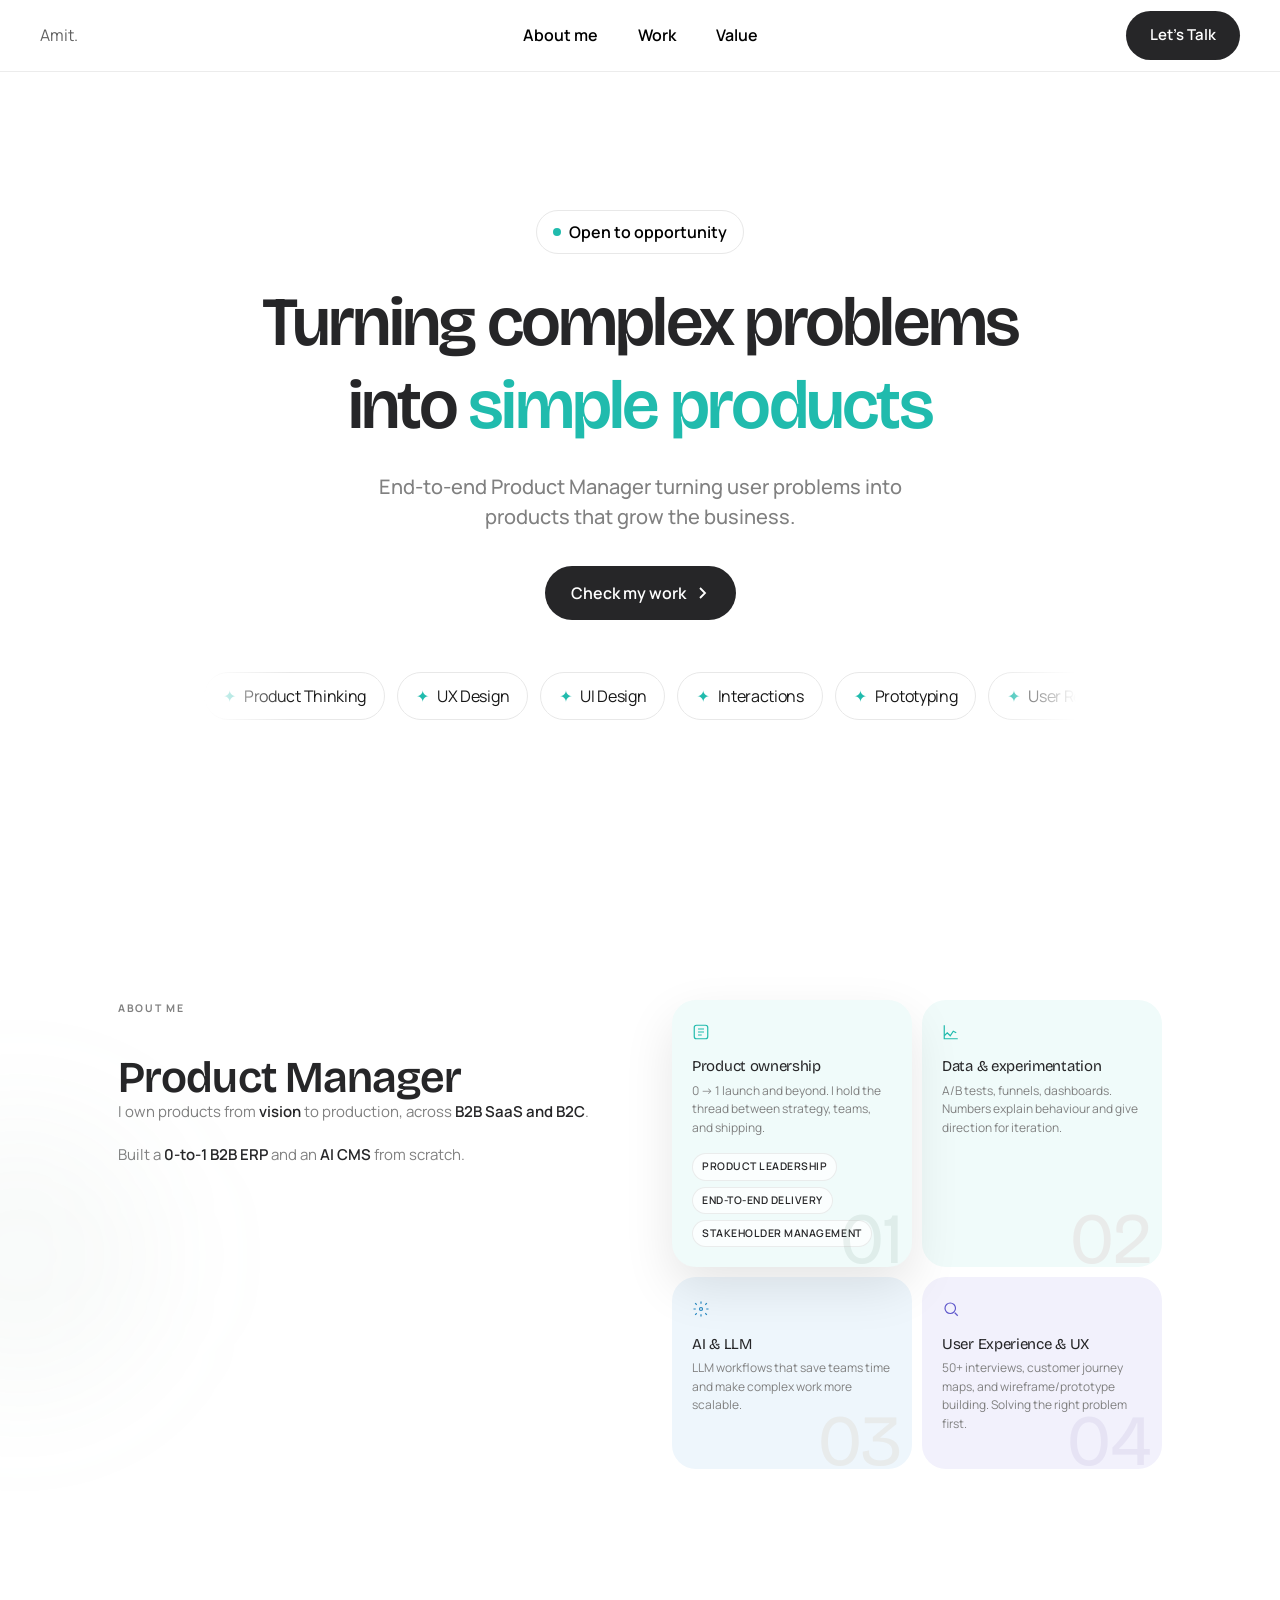
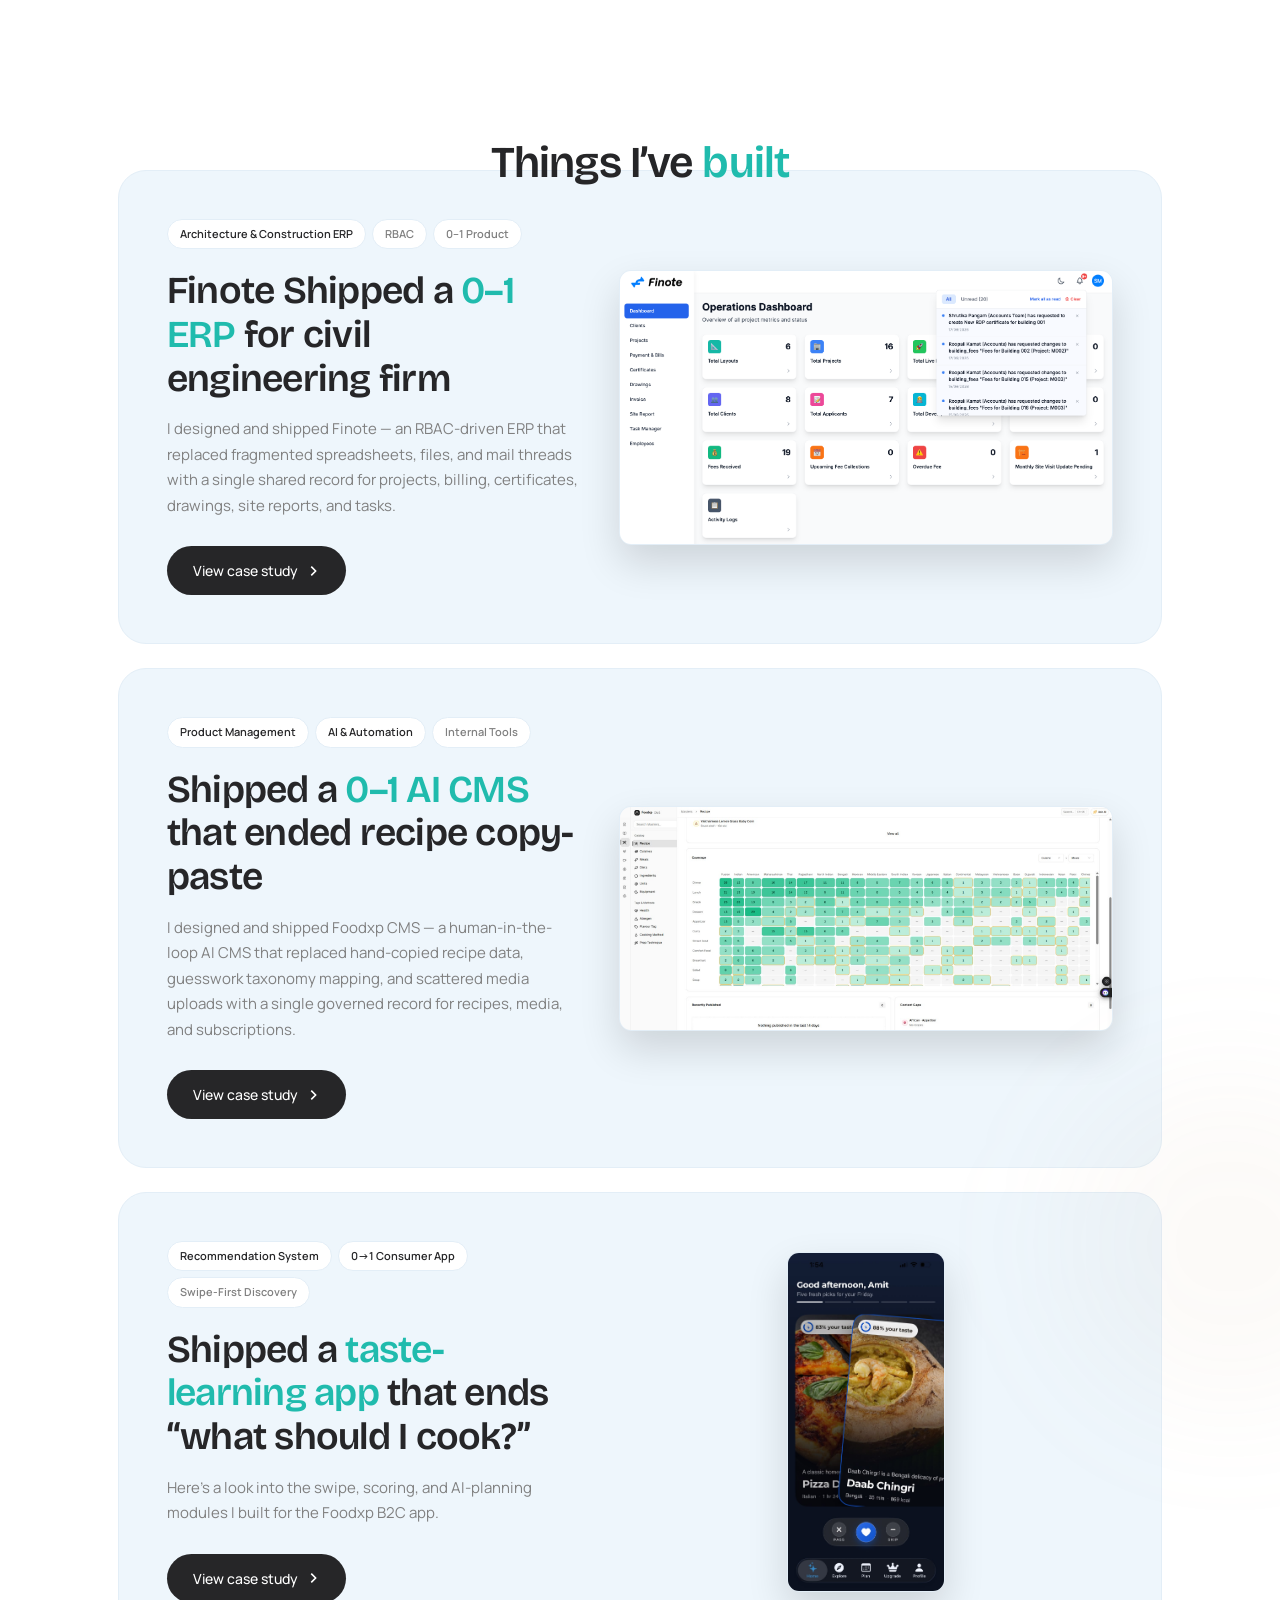
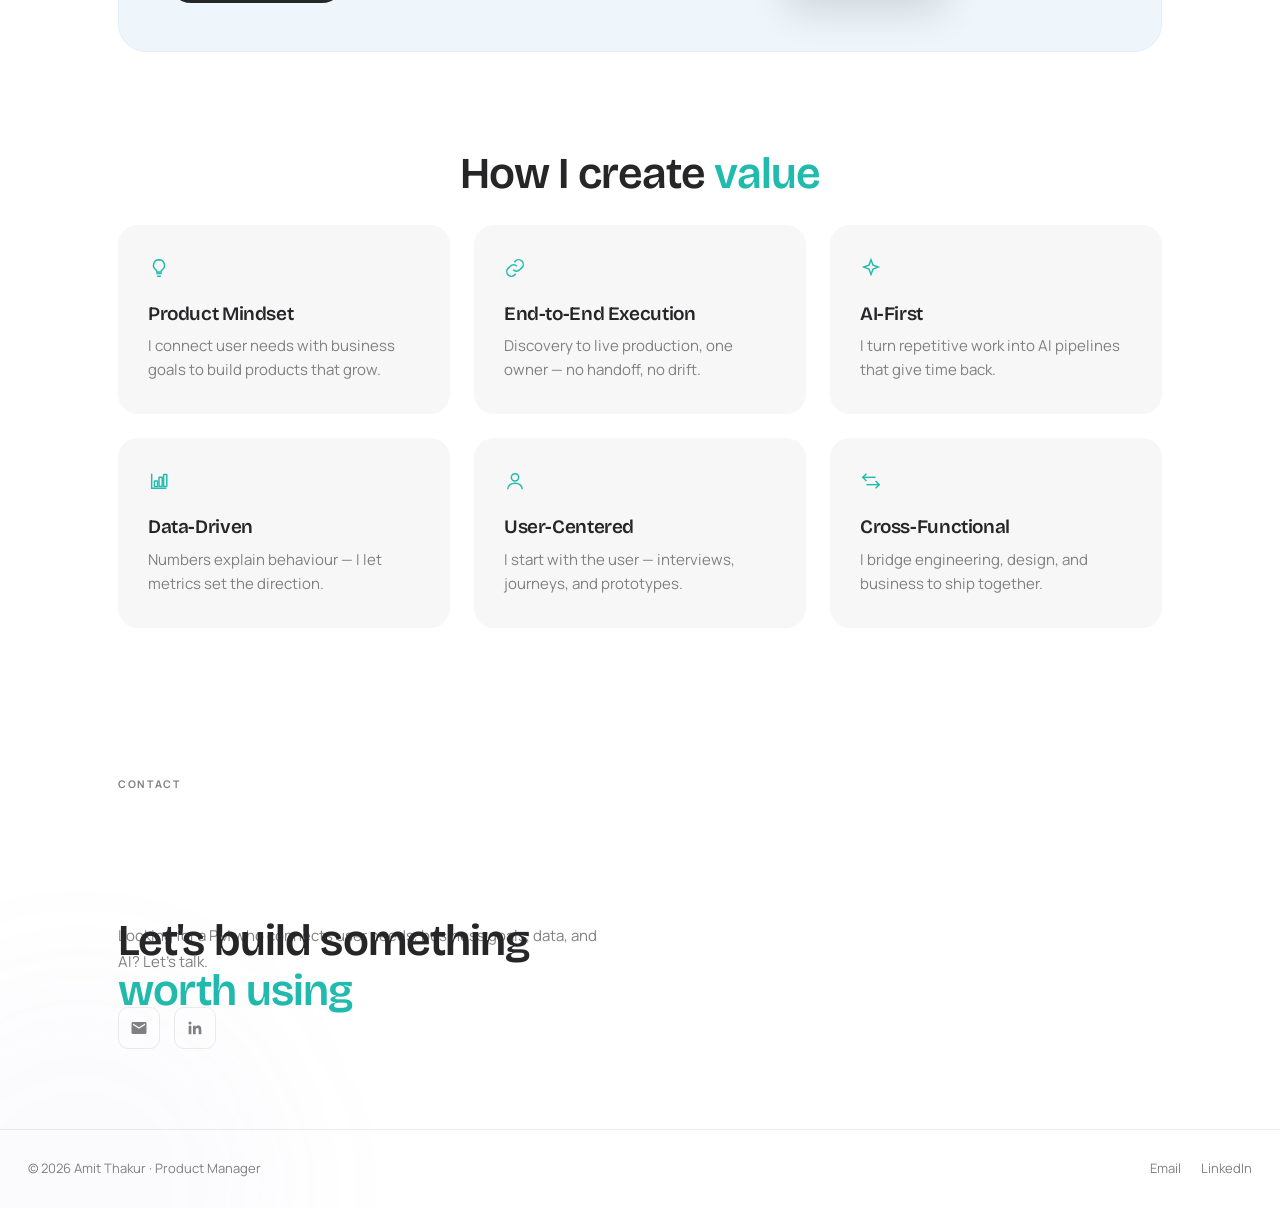
<file: index.html>
<!DOCTYPE html>
<html lang="en">

<head>
  <meta charset="UTF-8" />
  <meta name="viewport" content="width=device-width, initial-scale=1.0" />
  <meta name="theme-color" content="#f4f3ee" />
  <title>Amit Thakur — Product Manager</title>
  <meta name="description"
    content="Amit Thakur — Product Manager turning complex problems into simple products." />
  <link rel="preconnect" href="https://fonts.googleapis.com" />
  <link rel="preconnect" href="https://fonts.gstatic.com" crossorigin />
  <link
    href="https://fonts.googleapis.com/css2?family=Fraunces:ital,opsz,wght@0,9..144,300;0,9..144,400;0,9..144,600;0,9..144,700;1,9..144,300;1,9..144,400&family=Inter:wght@300;400;500;600&family=Archivo+Black&family=Space+Grotesk:wght@400;500;600;700&family=Space+Mono:wght@400;700&family=Bricolage+Grotesque:opsz,wght@12..96,500;12..96,600;12..96,700&family=Manrope:wght@400;500;600;700&display=swap"
    rel="stylesheet" />
  <link rel="stylesheet" href="styles/main.css?v=10" />
  <link rel="stylesheet" href="styles/clean.css?v=6" />
</head>

<body>

  <div id="c-dot"></div>
  <div id="c-ring"></div>
  <div id="prog"></div>

  <!-- Mobile nav -->
  <nav class="nav-mobile" id="mobileNav">
    <button class="nav-mobile-close" id="mobileClose">✕</button>
    <a href="#about" data-close-mobile>About me</a>
    <a href="#work" data-close-mobile>Work</a>
    <a href="#value" data-close-mobile>Value</a>
    <a href="#contact" data-close-mobile>Let&rsquo;s Talk</a>
  </nav>

  <!-- Nav -->
  <nav id="nav">
    <div class="nav-logo">Amit<span>.</span></div>
    <ul class="nav-links">
      <li><a href="#about">About me</a></li>
      <li><a href="#work">Work</a></li>
      <li><a href="#value">Value</a></li>
    </ul>
    <a href="#contact" class="nav-cta">Let&rsquo;s Talk</a>
    <button class="nav-burger" id="burgerBtn" aria-label="Menu" aria-controls="mobileNav" aria-expanded="false">
      <span></span><span></span><span></span>
    </button>
  </nav>

  <main>
    <!-- ── HERO ──────────────────────────────────────────────────── -->
    <section id="hero">
      <div class="container">
        <div class="hero-inner">

          <div class="hero-badge">
            <div class="badge-dot"></div>Open to opportunity
          </div>

          <h1 class="hero-name">Turning complex problems<br />into <em>simple products</em></h1>

          <p class="hero-sub">End-to-end Product Manager turning user problems into products that grow the business.</p>

          <div class="hero-ctas">
            <a href="#work" class="btn btn-primary mag-btn">
              Check my work
              <svg viewBox="0 0 16 16" fill="none" stroke="currentColor" stroke-width="1.8">
                <path d="M6 3l5 5-5 5" />
              </svg>
            </a>
          </div>

          <div class="hero-marquee" aria-hidden="true">
            <div class="hero-marquee-track">
              <div class="hero-marquee-group">
                <span class="mpill"><i>✦</i>Product Thinking</span>
                <span class="mpill"><i>✦</i>UX Design</span>
                <span class="mpill"><i>✦</i>UI Design</span>
                <span class="mpill"><i>✦</i>Interactions</span>
                <span class="mpill"><i>✦</i>Prototyping</span>
                <span class="mpill"><i>✦</i>User Research</span>
                <span class="mpill"><i>✦</i>Experimentation</span>
                <span class="mpill"><i>✦</i>AI Workflows</span>
                <span class="mpill"><i>✦</i>Business Oriented</span>
              </div>
              <div class="hero-marquee-group">
                <span class="mpill"><i>✦</i>Product Thinking</span>
                <span class="mpill"><i>✦</i>UX Design</span>
                <span class="mpill"><i>✦</i>UI Design</span>
                <span class="mpill"><i>✦</i>Interactions</span>
                <span class="mpill"><i>✦</i>Prototyping</span>
                <span class="mpill"><i>✦</i>User Research</span>
                <span class="mpill"><i>✦</i>Experimentation</span>
                <span class="mpill"><i>✦</i>AI Workflows</span>
                <span class="mpill"><i>✦</i>Business Oriented</span>
              </div>
            </div>
          </div>

        </div>
      </div>
    </section>

    <!-- ── ABOUT ─────────────────────────────────────────────────── -->
    <section id="about">
      <div class="container">
        <div class="about-grid">

          <div class="reveal">
            <p class="label">About me</p>
            <div class="about-heading-row">
              <h2 class="sec-title" style="margin-bottom:0;">Product Manager</h2>
            </div>
            <div class="about-text">
              <p>I own products from <strong>vision</strong> to production, across <strong>B2B SaaS and B2C</strong>.</p>
              <p>Built a <strong>0-to-1 B2B ERP</strong> and an <strong>AI CMS</strong> from scratch.</p>
            </div>
          </div>

          <div class="reveal reveal-d1">
            <div class="about-cards">
              <div class="a-card sage" data-n="01" tabindex="0">
                <div class="a-card-icon"><svg viewBox="0 0 24 24" fill="none" stroke="currentColor" stroke-width="1.6">
                    <rect x="3" y="3" width="18" height="18" rx="3" />
                    <path d="M8 12h8M8 8h8M8 16h5" />
                  </svg></div>
                <h4>Product ownership</h4>
                <p>0 -> 1 launch and beyond. I hold the thread between strategy, teams, and shipping.</p>
                <div class="a-card-skills">
                  <span class="a-skill">Product leadership</span>
                  <span class="a-skill">End-to-end delivery</span>
                  <span class="a-skill">Stakeholder management</span>

                </div>
              </div>
              <div class="a-card rose" data-n="02" tabindex="0">
                <div class="a-card-icon"><svg viewBox="0 0 24 24" fill="none" stroke="currentColor" stroke-width="1.6">
                    <path d="M3 17l4-4 4 4 4-6 4 2" />
                    <path d="M3 3v18h18" />
                  </svg></div>
                <h4>Data &amp; experimentation</h4>
                <p>A/B tests, funnels, dashboards. Numbers explain behaviour and give direction for iteration.</p>
                <div class="a-card-skills">
                  <span class="a-skill">Data-driven decisions</span>
                  <span class="a-skill">A/B testing</span>
                  <span class="a-skill">Dashboard building</span>
                </div>
              </div>
              <div class="a-card sand" data-n="03" tabindex="0">
                <div class="a-card-icon"><svg viewBox="0 0 24 24" fill="none" stroke="currentColor" stroke-width="1.6">
                    <circle cx="12" cy="12" r="2" />
                    <path
                      d="M12 2v3M12 19v3M4.2 4.2l2.1 2.1M17.7 17.7l2.1 2.1M2 12h3M19 12h3M4.2 19.8l2.1-2.1M17.7 6.3l2.1-2.1" />
                  </svg></div>
                <h4>AI &amp; LLM</h4>
                <p>LLM workflows that save teams time and make complex work more scalable.</p>
                <div class="a-card-skills">
                  <span class="a-skill">AI-powered feature</span>
                  <span class="a-skill">Workflow automation</span>
                  <span class="a-skill">Prompt design</span>
                </div>
              </div>
              <div class="a-card lav" data-n="04" tabindex="0">
                <div class="a-card-icon"><svg viewBox="0 0 24 24" fill="none" stroke="currentColor" stroke-width="1.6">
                    <circle cx="11" cy="11" r="7" />
                    <path d="M21 21l-4-4" />
                  </svg></div>
                <h4>User Experience &amp; UX</h4>
                <p>50+ interviews, customer journey maps, and wireframe/prototype building. Solving the right problem
                  first.</p>
                <div class="a-card-skills">
                  <span class="a-skill">User research</span>
                  <span class="a-skill">Prototyping</span>
                  <span class="a-skill">Usability testing</span>
                </div>
              </div>
            </div>
          </div>
        </div>
      </div>
    </section>

    <!-- ── HOW I WORK + CASE STUDIES ─────────────────────────────── -->
    <section id="work">
      <div class="container">
        <!-- REMOVED: How I work section header
        <div class="reveal">
          <p class="label">How I work</p>
          <h2 class="sec-title">How I work in product</h2>
        </div>
        -->

        <!-- Approach cards — clicking filters case studies below -->
        <!-- REMOVED: How I work approach cards (4 cards)
        <div class="work-approach reveal reveal-d1" id="value">
          <button class="approach-card" data-approach="pm">
            <svg viewBox="0 0 24 24" fill="none" stroke="currentColor" stroke-width="1.6">
              <rect x="3" y="3" width="7" height="7" rx="1" />
              <rect x="14" y="3" width="7" height="7" rx="1" />
              <rect x="3" y="14" width="7" height="7" rx="1" />
              <rect x="14" y="14" width="7" height="7" rx="1" />
            </svg>
            <h4>Start with the problem</h4>
            <p>Define the real issue before jumping to solutions. Do market research to understand the landscape.</p>
            <span class="approach-num">01</span>
          </button>
          <button class="approach-card" data-approach="ux">
            <svg viewBox="0 0 24 24" fill="none" stroke="currentColor" stroke-width="1.6">
              <rect x="3" y="3" width="18" height="18" rx="3" />
              <path d="M8 12h8M8 8h8M8 16h5" />
            </svg>
            <h4>Talk to users</h4>
            <p>Use interviews and UX research to find the real need.</p>
            <span class="approach-num">02</span>
          </button>
          <button class="approach-card" data-approach="data">
            <svg viewBox="0 0 24 24" fill="none" stroke="currentColor" stroke-width="1.6">
              <path d="M3 17l4-4 4 4 4-6 4 2" />
              <path d="M3 3v18h18" />
            </svg>
            <h4>Measure, then decide</h4>
            <p>Data reduces gut-feel risk. I connect business goals to trackable product metrics.</p>
            <span class="approach-num">03</span>
          </button>
          <button class="approach-card" data-approach="ai">
            <svg viewBox="0 0 24 24" fill="none" stroke="currentColor" stroke-width="1.6">
              <circle cx="12" cy="12" r="2" />
              <path
                d="M12 2v3M12 19v3M4.2 4.2l2.1 2.1M17.7 17.7l2.1 2.1M2 12h3M19 12h3M4.2 19.8l2.1-2.1M17.7 6.3l2.1-2.1" />
            </svg>
            <h4>Automate the repetitive</h4>
            <p>Find the workflows that shouldn't be manual. Build pipelines that give time back.</p>
            <span class="approach-num">04</span>
          </button>
        </div>
        -->

        <div class="reveal" style="text-align:center;margin-bottom:48px;">
          <h2 class="sec-title">Things I&rsquo;ve <em>built</em></h2>
        </div>

        <div class="cases-grid">

          <article class="case-card">
            <div class="case-card-copy">
              <div class="case-tags">
                <span class="c-cat ai">Architecture &amp; Construction ERP</span>
                <span class="c-cat">RBAC</span>
                <span class="c-cat">0–1 Product</span>
              </div>
              <h3>Finote Shipped a <em>0–1 ERP</em> for civil engineering firm</h3>
              <p>I designed and shipped Finote — an RBAC-driven ERP that replaced fragmented spreadsheets, files, and mail threads with a single shared record for projects, billing, certificates, drawings, site reports, and tasks.</p>
              <a href="case-studies/finote/index.html" class="btn btn-primary">
                View case study
                <svg viewBox="0 0 16 16" fill="none" stroke="currentColor" stroke-width="1.8">
                  <path d="M6 3l5 5-5 5" />
                </svg>
              </a>
            </div>
            <div class="case-stack is-solo" aria-hidden="true">
              <img class="stack-img solo" src="img/Finote dashboard 2.png" alt="" />
            </div>
          </article>

          <article class="case-card">
            <div class="case-card-copy">
              <div class="case-tags">
                <span class="c-cat pm">Product Management</span>
                <span class="c-cat ai">AI &amp; Automation</span>
                <span class="c-cat">Internal Tools</span>
              </div>
              <h3>Shipped a <em>0&ndash;1 AI CMS</em> that ended recipe copy-paste</h3>
              <p>I designed and shipped Foodxp CMS &mdash; a human-in-the-loop AI CMS that replaced hand-copied
                recipe data, guesswork taxonomy mapping, and scattered media uploads with a single governed
                record for recipes, media, and subscriptions.</p>
              <a href="case-studies/experimentation/index.html" class="btn btn-primary">
                View case study
                <svg viewBox="0 0 16 16" fill="none" stroke="currentColor" stroke-width="1.8">
                  <path d="M6 3l5 5-5 5" />
                </svg>
              </a>
            </div>
            <div class="case-stack is-solo" aria-hidden="true">
              <img class="stack-img solo" src="img/cms git style tile.jpeg?v=2" alt="" />
            </div>
          </article>

          <article class="case-card">
            <div class="case-card-copy">
              <div class="case-tags">
                <span class="c-cat ai">Recommendation System</span>
                <span class="c-cat pm">0&rarr;1 Consumer App</span>
                <span class="c-cat">Swipe-First Discovery</span>
              </div>
              <h3>Shipped a <em>taste-learning app</em> that ends &ldquo;what should I cook?&rdquo;</h3>
              <p>Here&rsquo;s a look into the swipe, scoring, and AI-planning modules I built for the Foodxp B2C app.</p>
              <a href="case-studies/foodxp/index.html" class="btn btn-primary">
                View case study
                <svg viewBox="0 0 16 16" fill="none" stroke="currentColor" stroke-width="1.8">
                  <path d="M6 3l5 5-5 5" />
                </svg>
              </a>
            </div>
            <div class="case-stack is-solo" aria-hidden="true">
              <img class="stack-img solo" src="img/Foodcp app swipe.jpeg" alt="" />
            </div>
          </article>

        </div>

        <div class="reveal value-block" id="value">
          <h2 class="sec-title">How I create <em>value</em></h2>
          <div class="value-grid">
            <div class="approach-card">
              <svg viewBox="0 0 24 24" fill="none" stroke="currentColor" stroke-width="1.6">
                <path d="M9 18h6M10 21h4" />
                <path d="M12 3a6 6 0 0 0-3.3 11c.7.6 1 1.4 1 2.3h4.6c0-.9.3-1.7 1-2.3A6 6 0 0 0 12 3z" />
              </svg>
              <h4>Product Mindset</h4>
              <p>I connect user needs with business goals to build products that grow.</p>
            </div>
            <div class="approach-card">
              <svg viewBox="0 0 24 24" fill="none" stroke="currentColor" stroke-width="1.6">
                <path d="M10 14a5 5 0 0 0 7.1 0l2.4-2.4a5 5 0 0 0-7.1-7.1l-1.2 1.2" />
                <path d="M14 10a5 5 0 0 0-7.1 0l-2.4 2.4a5 5 0 0 0 7.1 7.1l1.2-1.2" />
              </svg>
              <h4>End-to-End Execution</h4>
              <p>Discovery to live production, one owner &mdash; no handoff, no drift.</p>
            </div>
            <div class="approach-card">
              <svg viewBox="0 0 24 24" fill="none" stroke="currentColor" stroke-width="1.6">
                <path d="M12 3l2.2 5.8L20 11l-5.8 2.2L12 19l-2.2-5.8L4 11l5.8-2.2L12 3z" />
              </svg>
              <h4>AI-First</h4>
              <p>I turn repetitive work into AI pipelines that give time back.</p>
            </div>
            <div class="approach-card">
              <svg viewBox="0 0 24 24" fill="none" stroke="currentColor" stroke-width="1.6">
                <path d="M4 4v16h16" />
                <rect x="7" y="12" width="3.5" height="6" rx="0.5" />
                <rect x="12" y="8" width="3.5" height="10" rx="0.5" />
                <rect x="17" y="5" width="3.5" height="13" rx="0.5" />
              </svg>
              <h4>Data-Driven</h4>
              <p>Numbers explain behaviour &mdash; I let metrics set the direction.</p>
            </div>
            <div class="approach-card">
              <svg viewBox="0 0 24 24" fill="none" stroke="currentColor" stroke-width="1.6">
                <circle cx="12" cy="8" r="4" />
                <path d="M4 21c0-4 3.6-6.5 8-6.5s8 2.5 8 6.5" />
              </svg>
              <h4>User-Centered</h4>
              <p>I start with the user &mdash; interviews, journeys, and prototypes.</p>
            </div>
            <div class="approach-card">
              <svg viewBox="0 0 24 24" fill="none" stroke="currentColor" stroke-width="1.6">
                <path d="M7 4L3 8l4 4" />
                <path d="M3 8h14" />
                <path d="M17 20l4-4-4-4" />
                <path d="M21 16H7" />
              </svg>
              <h4>Cross-Functional</h4>
              <p>I bridge engineering, design, and business to ship together.</p>
            </div>
          </div>
        </div>

      </div>
    </section>

    <!-- ── CONTACT ────────────────────────────────────────────────── -->
    <section id="contact">
      <div class="container">
        <div class="contact-grid">
          <div class="reveal">
            <p class="label">Contact</p>
            <h2 class="contact-headline">Let's build something <em>worth using</em></h2>
            <p class="contact-sub">Looking for a PM who connects user needs, business goals, data, and AI? Let's talk.
            </p>
            <div class="c-links" style="flex-direction:row;gap:14px;">
              <a href="mailto:amit.thakurwork20@gmail.com" class="c-link" aria-label="Email amit.thakurwork20@gmail.com">
                <span class="c-link-icon"><svg viewBox="0 0 24 24" fill="currentColor">
                    <path d="M20 4H4c-1.1 0-2 .9-2 2v12c0 1.1.9 2 2 2h16c1.1 0 2-.9 2-2V6c0-1.1-.9-2-2-2zm0 4-8 5-8-5V6l8 5 8-5v2z"/>
                  </svg></span>
              </a>
              <a href="https://www.linkedin.com/in/amit-thakur0256" target="_blank" rel="noopener" class="c-link" aria-label="LinkedIn profile">
                <span class="c-link-icon"><svg viewBox="0 0 24 24" fill="currentColor">
                    <path d="M20.45 20.45h-3.55v-5.57c0-1.33-.03-3.04-1.85-3.04-1.86 0-2.14 1.45-2.14 2.94v5.67H9.35V9h3.41v1.56h.05c.47-.9 1.63-1.85 3.36-1.85 3.6 0 4.27 2.37 4.27 5.46v6.28zM5.34 7.43a2.06 2.06 0 1 1 0-4.12 2.06 2.06 0 0 1 0 4.12zM7.12 20.45H3.55V9h3.57v11.45z"/>
                  </svg></span>
              </a>
            </div>
          </div>
        </div>
      </div>
    </section>

  </main>

  <!-- ── FOOTER ─────────────────────────────────────────────────── -->
  <footer>
    <div>© 2026 Amit Thakur · Product Manager</div>
    <div style="display:flex;gap:20px;">
      <a href="mailto:amit.thakurwork20@gmail.com">Email</a>
      <a href="https://www.linkedin.com/in/amit-thakur0256" target="_blank" rel="noopener">LinkedIn</a>
    </div>
  </footer>

  <!-- ── SCRIPTS ────────────────────────────────────────────────── -->
  <script src="scripts/main.js?v=5"></script>
</body>

</html>
</file>
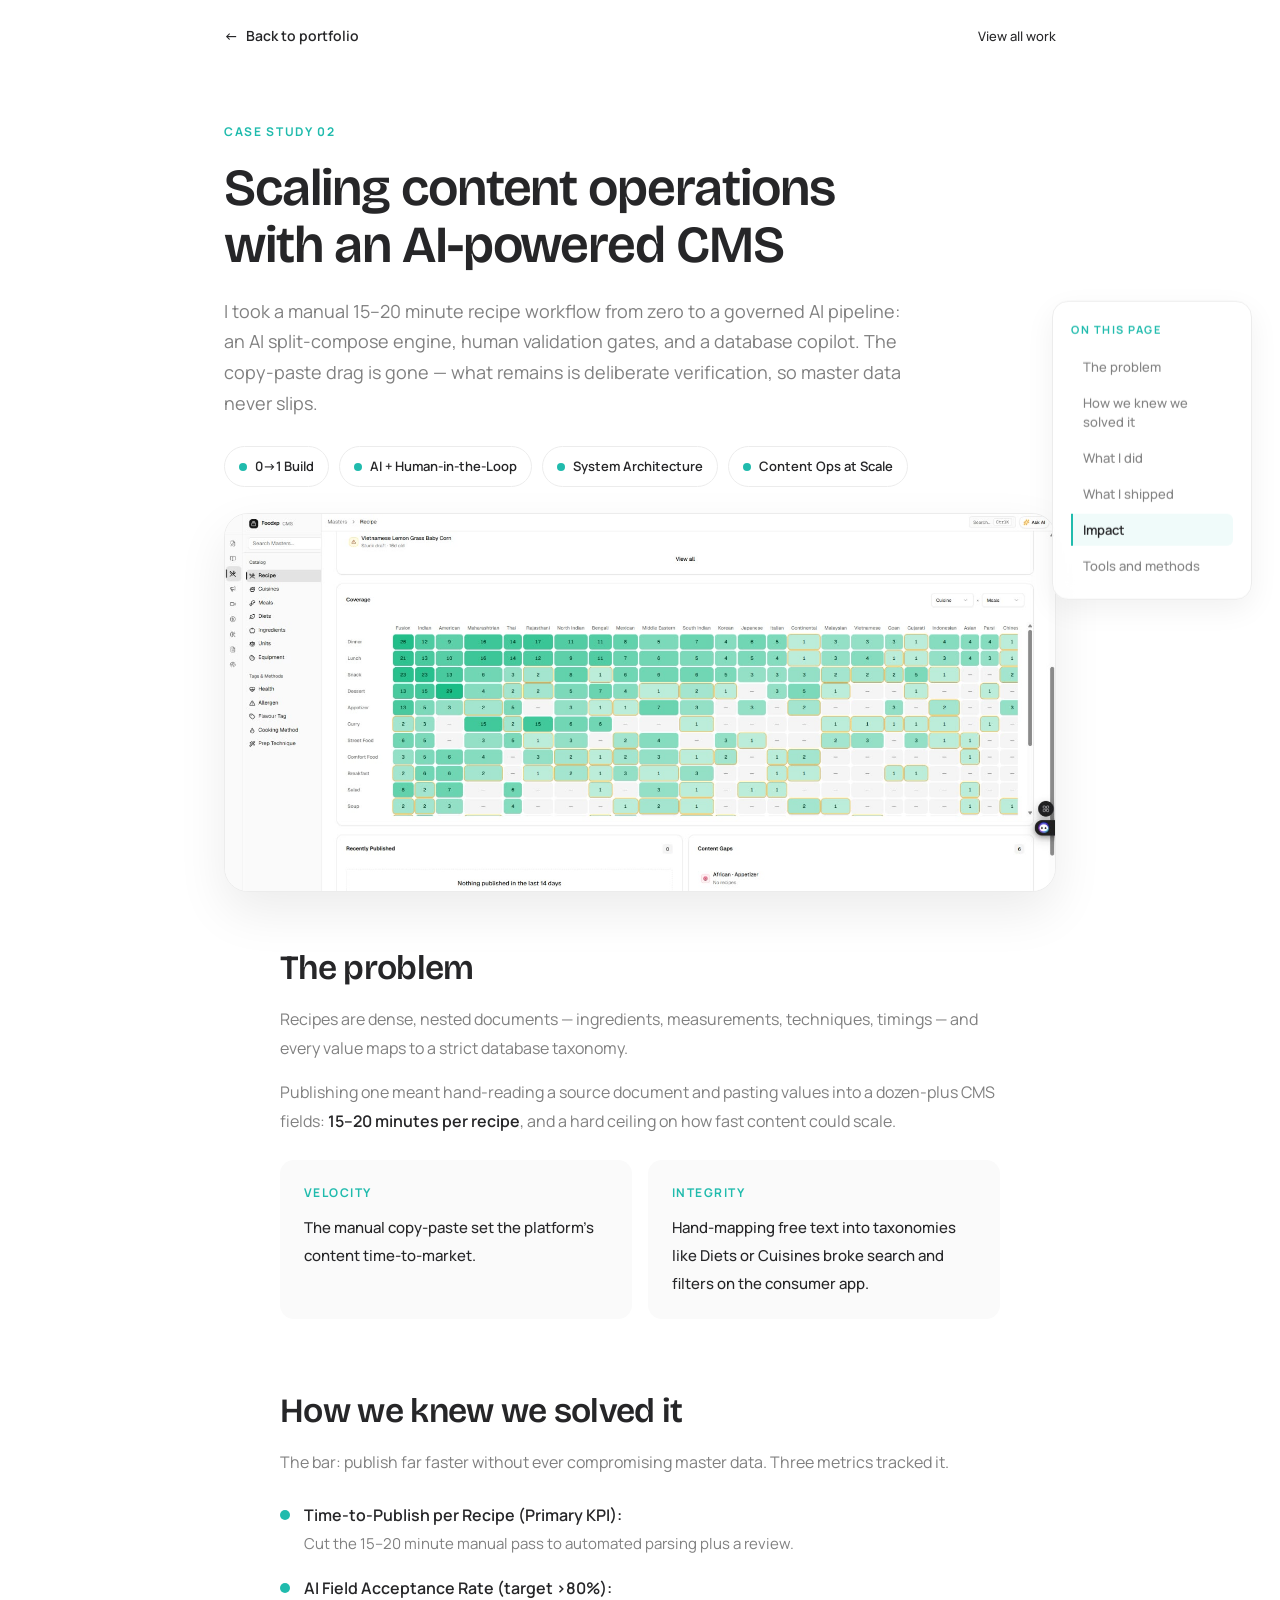
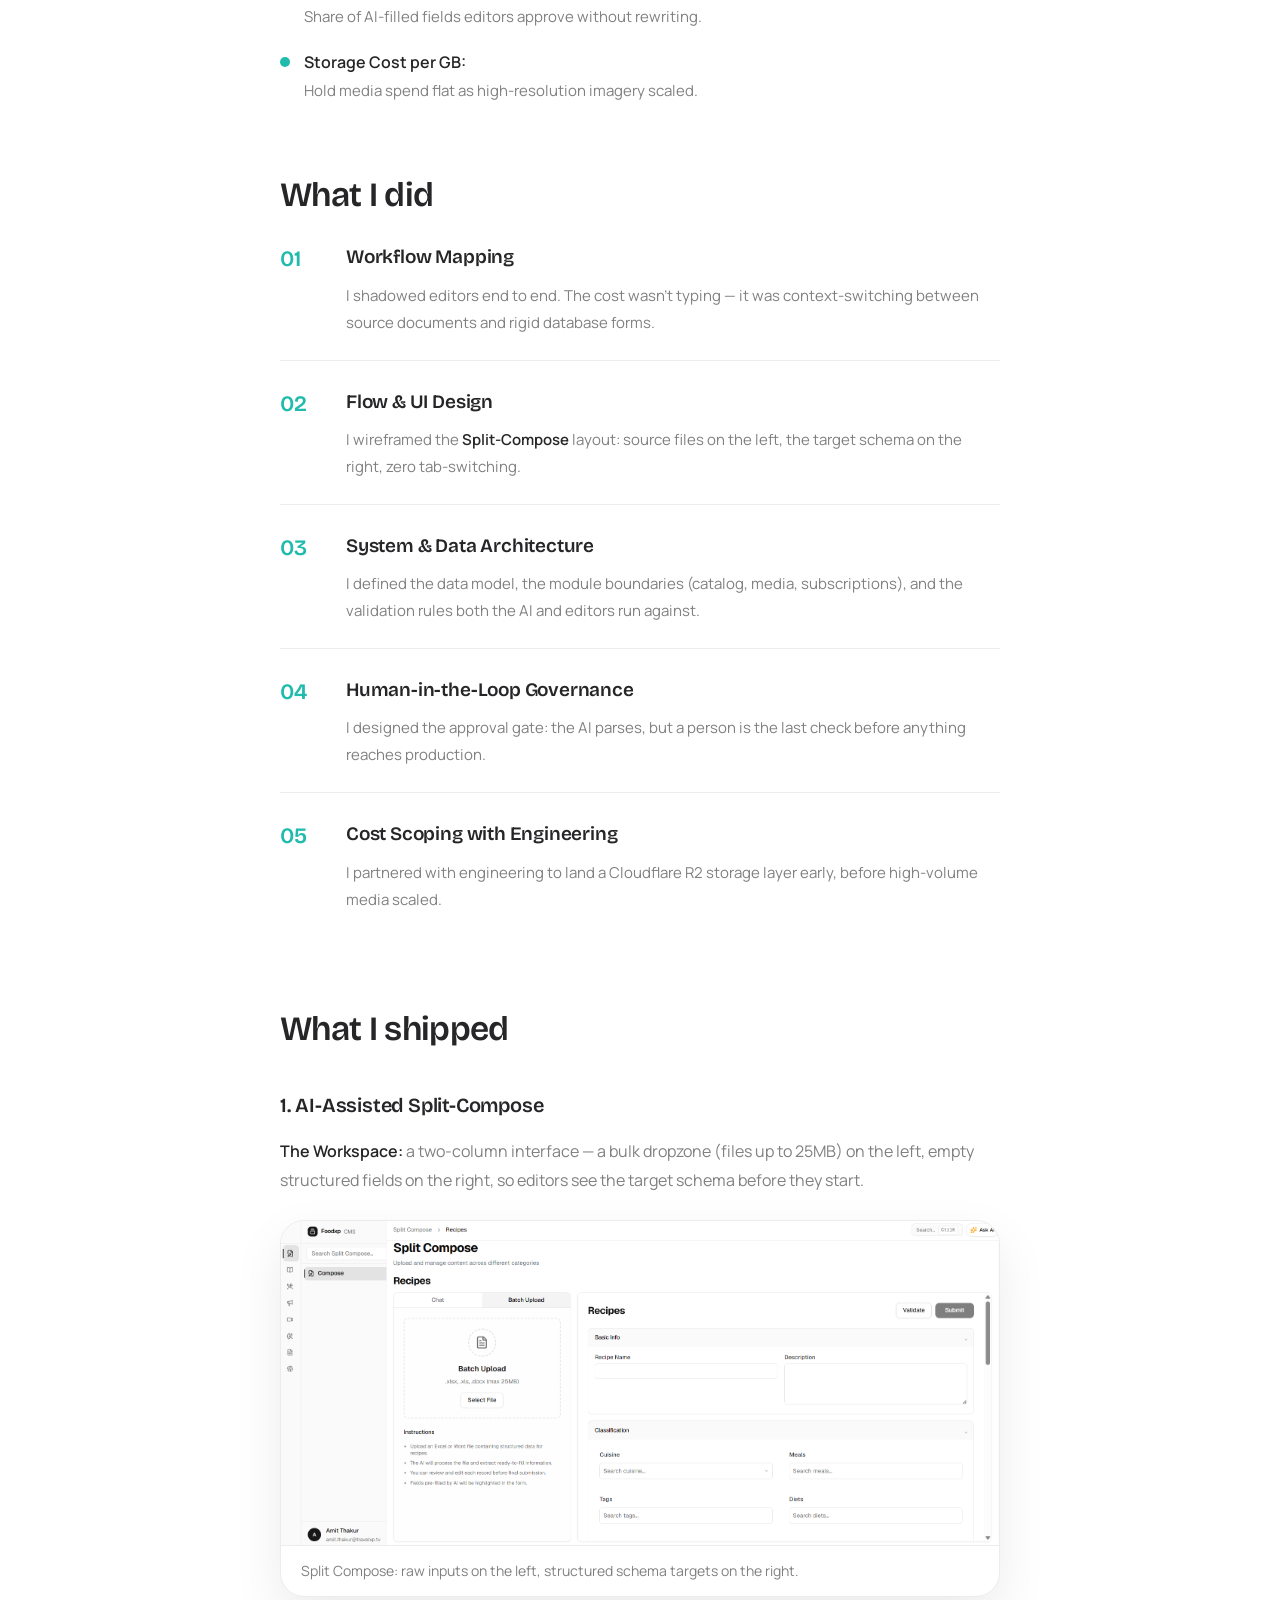
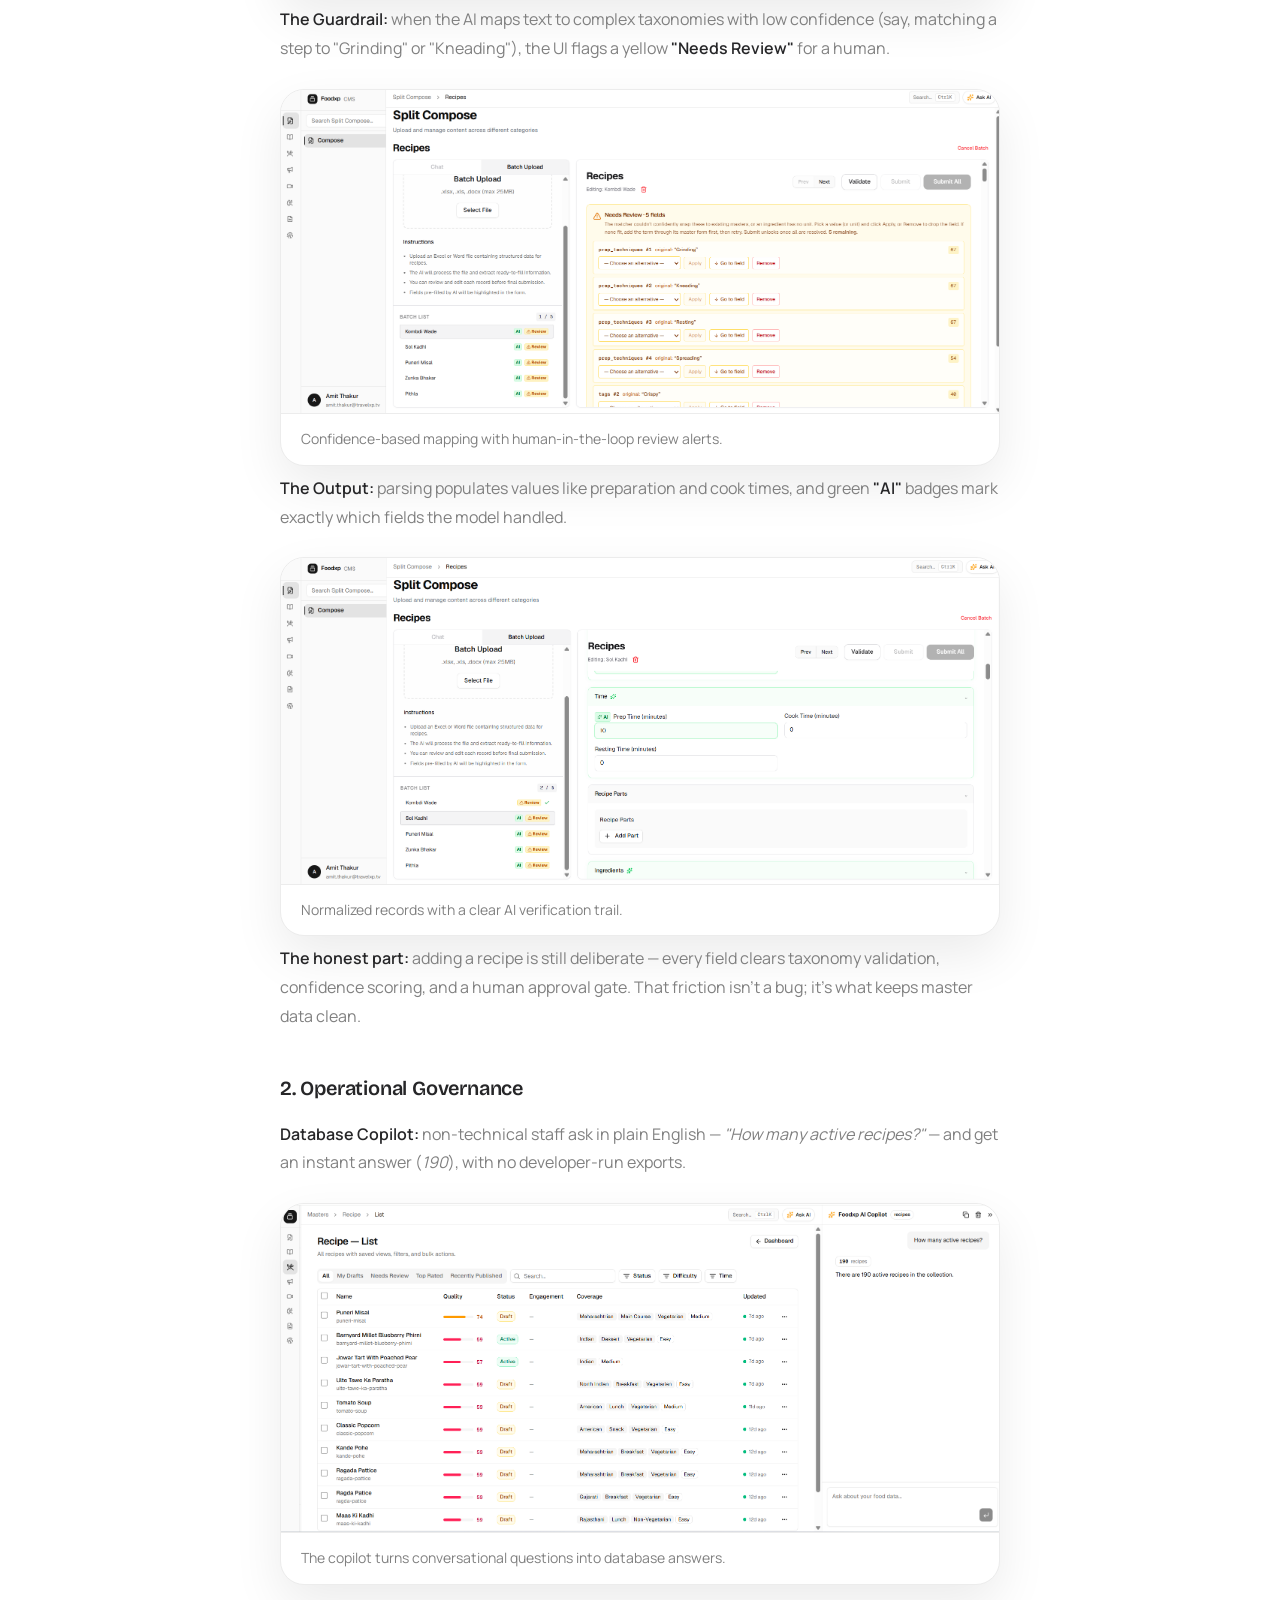
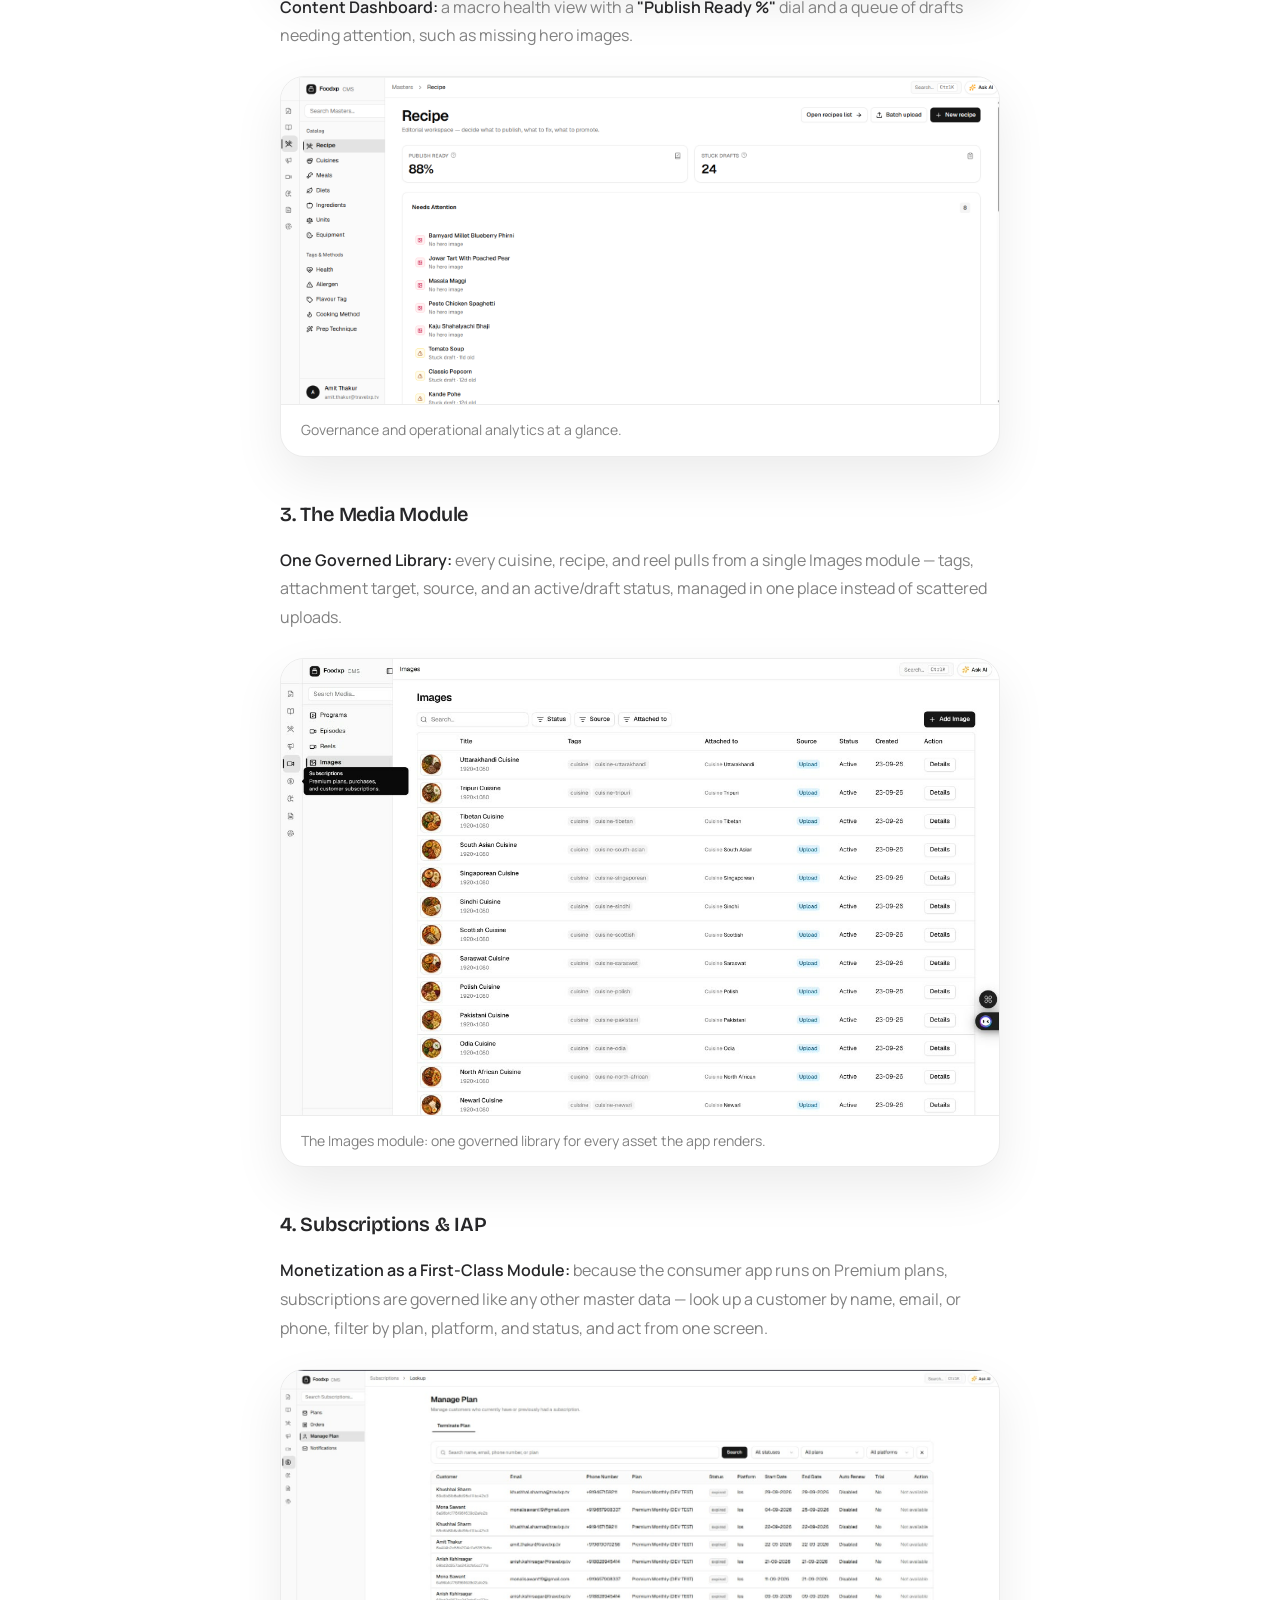
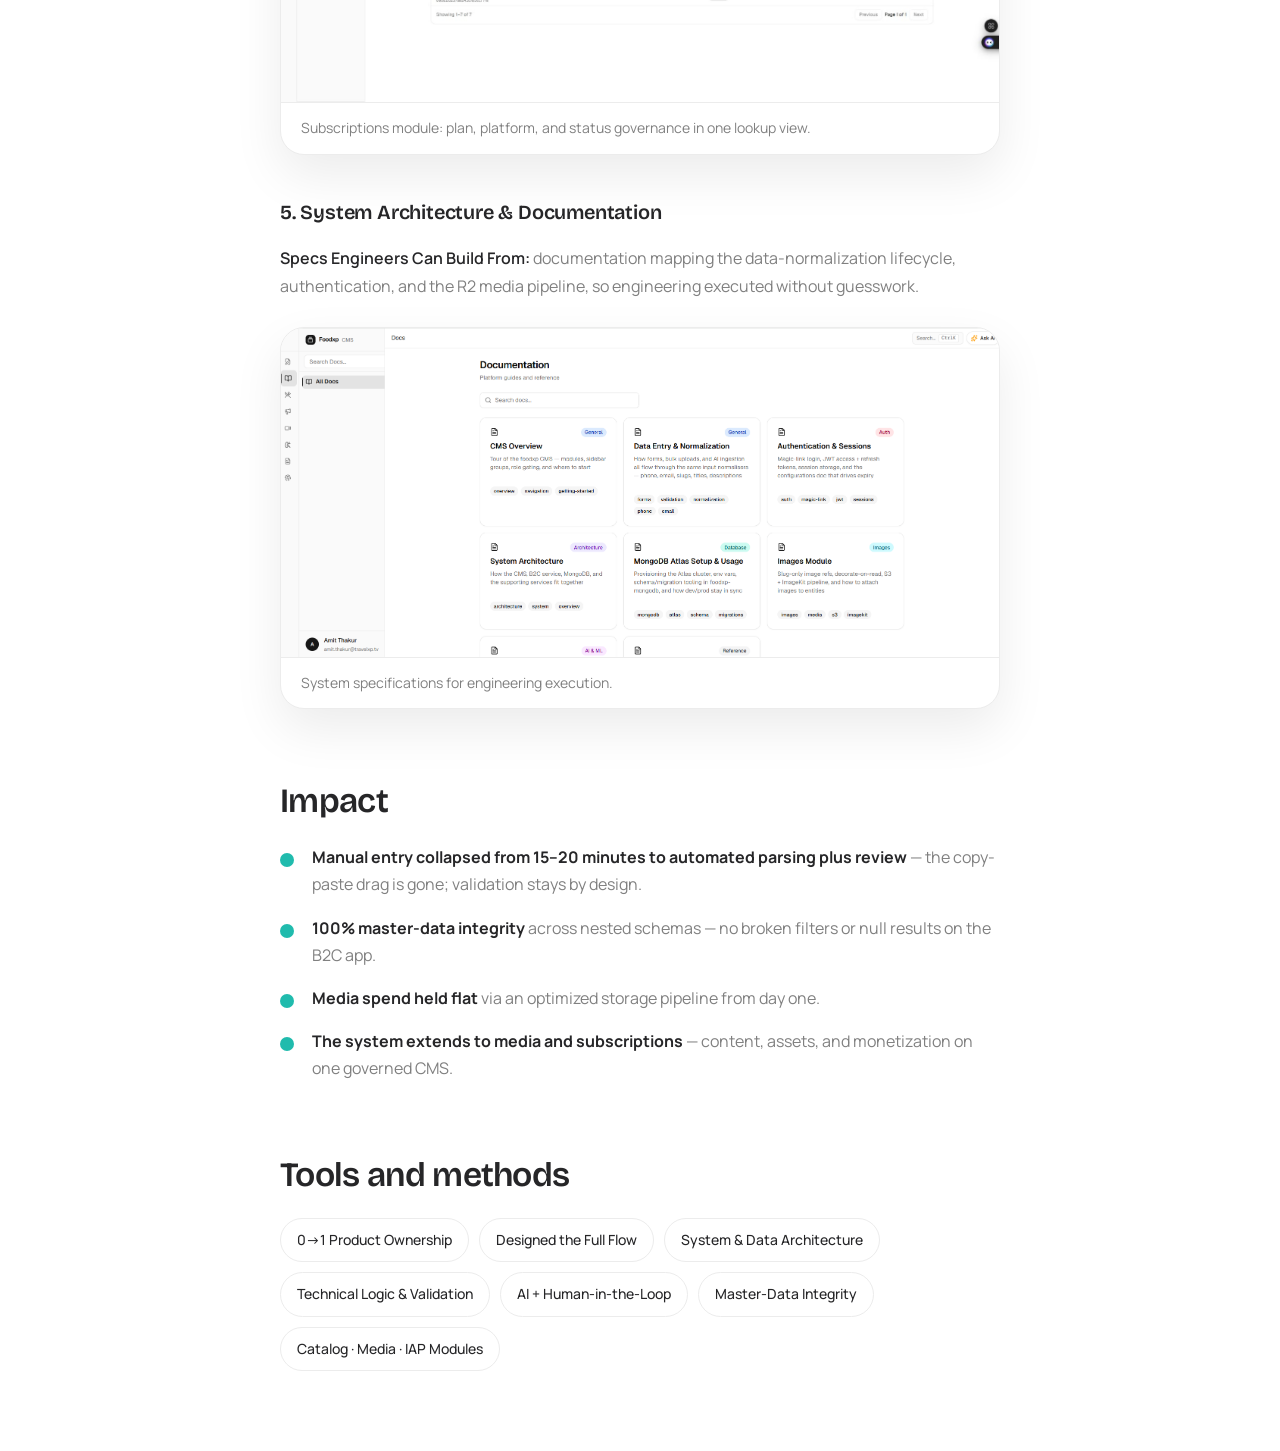
<file: case-studies/experimentation/index.html>
<!DOCTYPE html>
<html lang="en">
<head>
  <meta charset="UTF-8" />
  <meta name="viewport" content="width=device-width, initial-scale=1.0" />
  <meta name="theme-color" content="#ffffff" />
  <title>Scaling Content Operations: Designing an AI-Powered CMS - Amit Thakur</title>
  <meta
    name="description"
    content="How Amit Thakur took a 15-20 minute manual recipe workflow to a governed AI-powered CMS with split-compose ingestion, human-in-the-loop validation, a database copilot, and media and subscription modules."
  />
  <link rel="preconnect" href="https://fonts.googleapis.com" />
  <link rel="preconnect" href="https://fonts.gstatic.com" crossorigin />
  <link
    href="https://fonts.googleapis.com/css2?family=Bricolage+Grotesque:opsz,wght@12..96,500;12..96,600;12..96,700&family=Manrope:wght@400;500;600;700&display=swap"
    rel="stylesheet"
  />
  <link rel="stylesheet" href="../../styles/case-study.css?v=3" />
  <link rel="stylesheet" href="../../styles/clean.css?v=3" />
</head>
<body class="case-study-page">
  <div class="case-page">

    <div class="topbar">
      <a class="back-link" href="../../index.html">
        <span>&larr;</span>
        <span>Back to portfolio</span>
      </a>
      <div class="top-actions">
        <a class="back-link-secondary" href="../../index.html#work">View all work</a>
      </div>
    </div>

    <section class="hero">
      <div class="hero-intro">
        <p class="eyebrow cs-fade-in">Case Study 02</p>
        <h1 class="cs-fade-in cs-fade-in-d1">Scaling content operations with an AI-powered CMS</h1>
        <p class="hero-copy cs-fade-in cs-fade-in-d2">
          I took a manual 15&ndash;20 minute recipe workflow from zero to a governed AI pipeline: an
          AI split-compose engine, human validation gates, and a database copilot. The copy-paste drag
          is gone &mdash; what remains is deliberate verification, so master data never slips.
        </p>
        <div class="hero-meta cs-fade-in cs-fade-in-d3">
          <div class="hero-meta-item">
            <span class="hero-meta-dot"></span>
            <span class="hero-meta-value">0&rarr;1 Build</span>
          </div>
          <div class="hero-meta-item">
            <span class="hero-meta-dot"></span>
            <span class="hero-meta-value">AI + Human-in-the-Loop</span>
          </div>
          <div class="hero-meta-item">
            <span class="hero-meta-dot"></span>
            <span class="hero-meta-value">System Architecture</span>
          </div>
          <div class="hero-meta-item">
            <span class="hero-meta-dot"></span>
            <span class="hero-meta-value">Content Ops at Scale</span>
          </div>
        </div>
      </div>
      <figure class="launch-photo hero-banner cs-fade-in cs-fade-in-d3">
        <img src="../../img/cms git style tile.jpeg?v=2" alt="Foodxp CMS recipe coverage dashboard showing the cuisine and meal coverage heatmap" />
      </figure>
    </section>

    <main class="content">
      <section class="section" id="sec-problem">
        <h2 class="section-title">The problem</h2>
        <p>
          Recipes are dense, nested documents &mdash; ingredients, measurements, techniques, timings &mdash; and every value maps to a strict database taxonomy.
        </p>
        <p>
          Publishing one meant hand-reading a source document and pasting values into a dozen-plus CMS fields: <strong>15&ndash;20 minutes per recipe</strong>, and a hard ceiling on how fast content could scale.
        </p>
        <div class="facts">
          <div class="fact">
            <span>Velocity</span>
            <strong>The manual copy-paste set the platform's content time-to-market.</strong>
          </div>
          <div class="fact">
            <span>Integrity</span>
            <strong>Hand-mapping free text into taxonomies like Diets or Cuisines broke search and filters on the consumer app.</strong>
          </div>
        </div>
      </section>

      <section class="section" id="sec-solved">
        <h2 class="section-title">How we knew we solved it</h2>
        <p>
          The bar: publish far faster without ever compromising master data. Three metrics tracked it.
        </p>
        <ul class="content-list">
          <li>
            <strong>Time-to-Publish per Recipe (Primary KPI):</strong>
            <span>Cut the 15&ndash;20 minute manual pass to automated parsing plus a review.</span>
          </li>
          <li>
            <strong>AI Field Acceptance Rate (target &gt;80%):</strong>
            <span>Share of AI-filled fields editors approve without rewriting.</span>
          </li>
          <li>
            <strong>Storage Cost per GB:</strong>
            <span>Hold media spend flat as high-resolution imagery scaled.</span>
          </li>
        </ul>
      </section>

      <section class="section" id="sec-what-i-did">
        <h2 class="section-title">What I did</h2>
        <div class="steps">
          <div class="step">
            <div class="step-no">01</div>
            <div class="step-body">
              <h3>Workflow Mapping</h3>
              <p>
                I shadowed editors end to end. The cost wasn't typing &mdash; it was context-switching between source documents and rigid database forms.
              </p>
            </div>
          </div>
          <div class="step">
            <div class="step-no">02</div>
            <div class="step-body">
              <h3>Flow &amp; UI Design</h3>
              <p>
                I wireframed the <strong>Split-Compose</strong> layout: source files on the left, the target schema on the right, zero tab-switching.
              </p>
            </div>
          </div>
          <div class="step">
            <div class="step-no">03</div>
            <div class="step-body">
              <h3>System &amp; Data Architecture</h3>
              <p>
                I defined the data model, the module boundaries (catalog, media, subscriptions), and the validation rules both the AI and editors run against.
              </p>
            </div>
          </div>
          <div class="step">
            <div class="step-no">04</div>
            <div class="step-body">
              <h3>Human-in-the-Loop Governance</h3>
              <p>
                I designed the approval gate: the AI parses, but a person is the last check before anything reaches production.
              </p>
            </div>
          </div>
          <div class="step">
            <div class="step-no">05</div>
            <div class="step-body">
              <h3>Cost Scoping with Engineering</h3>
              <p>
                I partnered with engineering to land a Cloudflare R2 storage layer early, before high-volume media scaled.
              </p>
            </div>
          </div>
        </div>
      </section>

      <section class="section section-rich-text" id="sec-shipped">
        <h2 class="section-title">What I shipped</h2>

        <h3 class="section-subtitle">1. AI-Assisted Split-Compose</h3>
        <p>
          <strong>The Workspace:</strong> a two-column interface &mdash; a bulk dropzone (files up to 25MB) on the left, empty structured fields on the right, so editors see the target schema before they start.
        </p>
        <figure class="launch-photo is-document">
          <img src="../../img/Batch upload .png" alt="Split compose interface with dropzone on the left and structured fields on the right" />
          <figcaption>Split Compose: raw inputs on the left, structured schema targets on the right.</figcaption>
        </figure>

        <p>
          <strong>The Guardrail:</strong> when the AI maps text to complex taxonomies with low confidence (say, matching a step to "Grinding" or "Kneading"), the UI flags a yellow <strong>"Needs Review"</strong> for a human.
        </p>
        <figure class="launch-photo is-document">
          <img src="../../img/Batch process 1.png" alt="AI mapping text to master cooking techniques with needs review warning badges" />
          <figcaption>Confidence-based mapping with human-in-the-loop review alerts.</figcaption>
        </figure>

        <p>
          <strong>The Output:</strong> parsing populates values like preparation and cook times, and green <strong>"AI"</strong> badges mark exactly which fields the model handled.
        </p>
        <figure class="launch-photo is-document">
          <img src="../../img/Batch process reviewed.png" alt="Normalized recipe fields showing validated green AI badges and cook times" />
          <figcaption>Normalized records with a clear AI verification trail.</figcaption>
        </figure>

        <p>
          <strong>The honest part:</strong> adding a recipe is still deliberate &mdash; every field clears taxonomy validation, confidence scoring, and a human approval gate. That friction isn't a bug; it's what keeps master data clean.
        </p>

        <h3 class="section-subtitle">2. Operational Governance</h3>
        <p>
          <strong>Database Copilot:</strong> non-technical staff ask in plain English &mdash; <em>"How many active recipes?"</em> &mdash; and get an instant answer (<em>190</em>), with no developer-run exports.
        </p>
        <figure class="launch-photo is-document">
          <img src="../../img/chatbot 2.png" alt="Chatbot interface returning MongoDB query results in natural language" />
          <figcaption>The copilot turns conversational questions into database answers.</figcaption>
        </figure>

        <p>
          <strong>Content Dashboard:</strong> a macro health view with a <strong>"Publish Ready %"</strong> dial and a queue of drafts needing attention, such as missing hero images.
        </p>
        <figure class="launch-photo is-document">
          <img src="../../img/Recipe 1 .png" alt="Recipe analytics dashboard with publish ready percentage status rings" />
          <figcaption>Governance and operational analytics at a glance.</figcaption>
        </figure>

        <h3 class="section-subtitle">3. The Media Module</h3>
        <p>
          <strong>One Governed Library:</strong> every cuisine, recipe, and reel pulls from a single Images module &mdash; tags, attachment target, source, and an active/draft status, managed in one place instead of scattered uploads.
        </p>
        <figure class="launch-photo is-document">
          <img src="../../img/CMS IMG MOUDULE.jpeg" alt="Foodxp CMS Images module listing media with tags, attached-to target, source, and status" />
          <figcaption>The Images module: one governed library for every asset the app renders.</figcaption>
        </figure>

        <h3 class="section-subtitle">4. Subscriptions &amp; IAP</h3>
        <p>
          <strong>Monetization as a First-Class Module:</strong> because the consumer app runs on Premium plans, subscriptions are governed like any other master data &mdash; look up a customer by name, email, or phone, filter by plan, platform, and status, and act from one screen.
        </p>
        <figure class="launch-photo is-document">
          <img src="../../img/cms iap.jpeg" alt="Foodxp CMS Subscriptions Manage Plan screen with customer, plan, status, and platform filters" />
          <figcaption>Subscriptions module: plan, platform, and status governance in one lookup view.</figcaption>
        </figure>

        <h3 class="section-subtitle">5. System Architecture &amp; Documentation</h3>
        <p>
          <strong>Specs Engineers Can Build From:</strong> documentation mapping the data-normalization lifecycle, authentication, and the R2 media pipeline, so engineering executed without guesswork.
        </p>
        <figure class="launch-photo is-document">
          <img src="../../img/Documentation.png" alt="Technical documentation outlining authentication, MongoDB Atlas, and S3 ImageKit setup" />
          <figcaption>System specifications for engineering execution.</figcaption>
        </figure>
      </section>

      <section class="section" id="sec-impact">
        <h2 class="section-title">Impact</h2>
        <ul class="impact-points">
          <li><strong>Manual entry collapsed from 15&ndash;20 minutes to automated parsing plus review</strong> &mdash; the copy-paste drag is gone; validation stays by design.</li>
          <li><strong>100% master-data integrity</strong> across nested schemas &mdash; no broken filters or null results on the B2C app.</li>
          <li><strong>Media spend held flat</strong> via an optimized storage pipeline from day one.</li>
          <li><strong>The system extends to media and subscriptions</strong> &mdash; content, assets, and monetization on one governed CMS.</li>
        </ul>
      </section>

      <section class="section" id="sec-tools">
        <h2 class="section-title">Tools and methods</h2>
        <div class="case-chip-list">
          <span class="chip">0&rarr;1 Product Ownership</span>
          <span class="chip">Designed the Full Flow</span>
          <span class="chip">System &amp; Data Architecture</span>
          <span class="chip">Technical Logic &amp; Validation</span>
          <span class="chip">AI + Human-in-the-Loop</span>
          <span class="chip">Master-Data Integrity</span>
          <span class="chip">Catalog &middot; Media &middot; IAP Modules</span>
        </div>
      </section>
    </main>

  </div>
  <script defer src="../../scripts/case-study.js?v=3"></script>
</body>
</html>
</file>
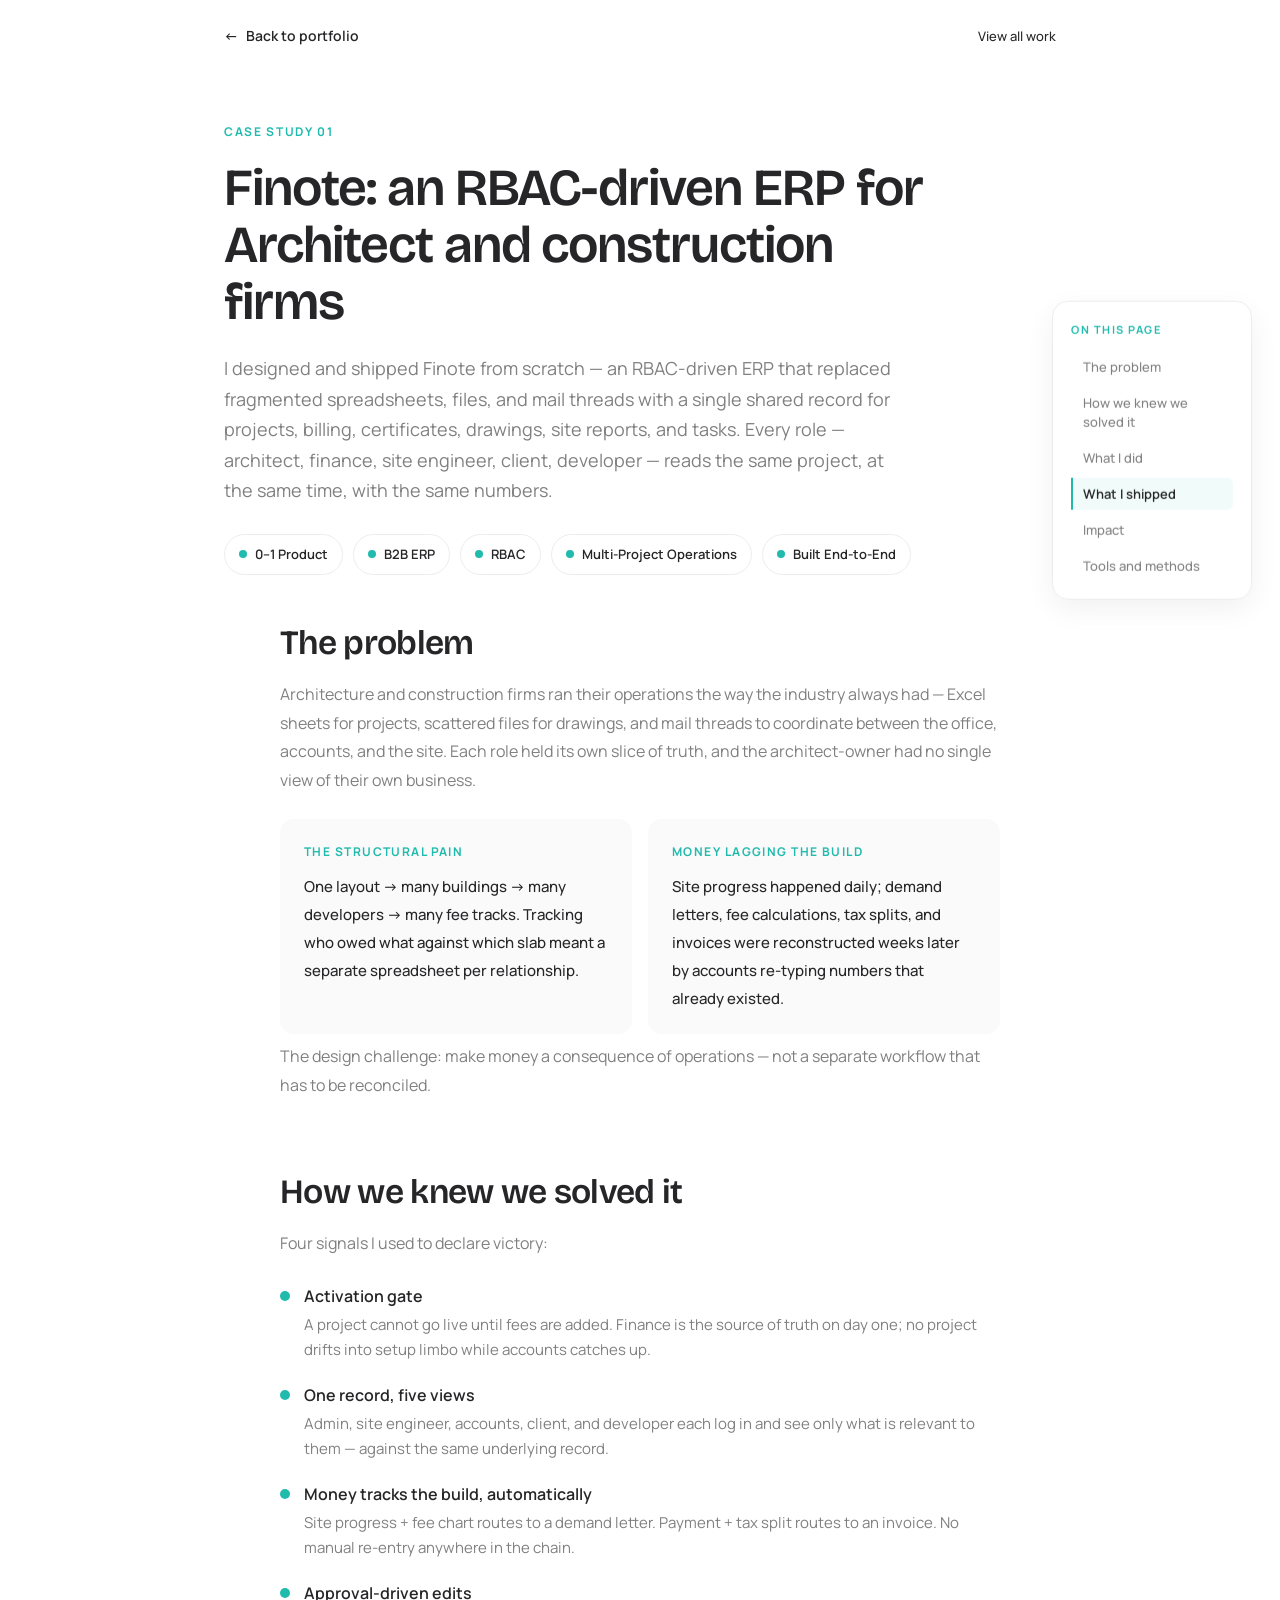
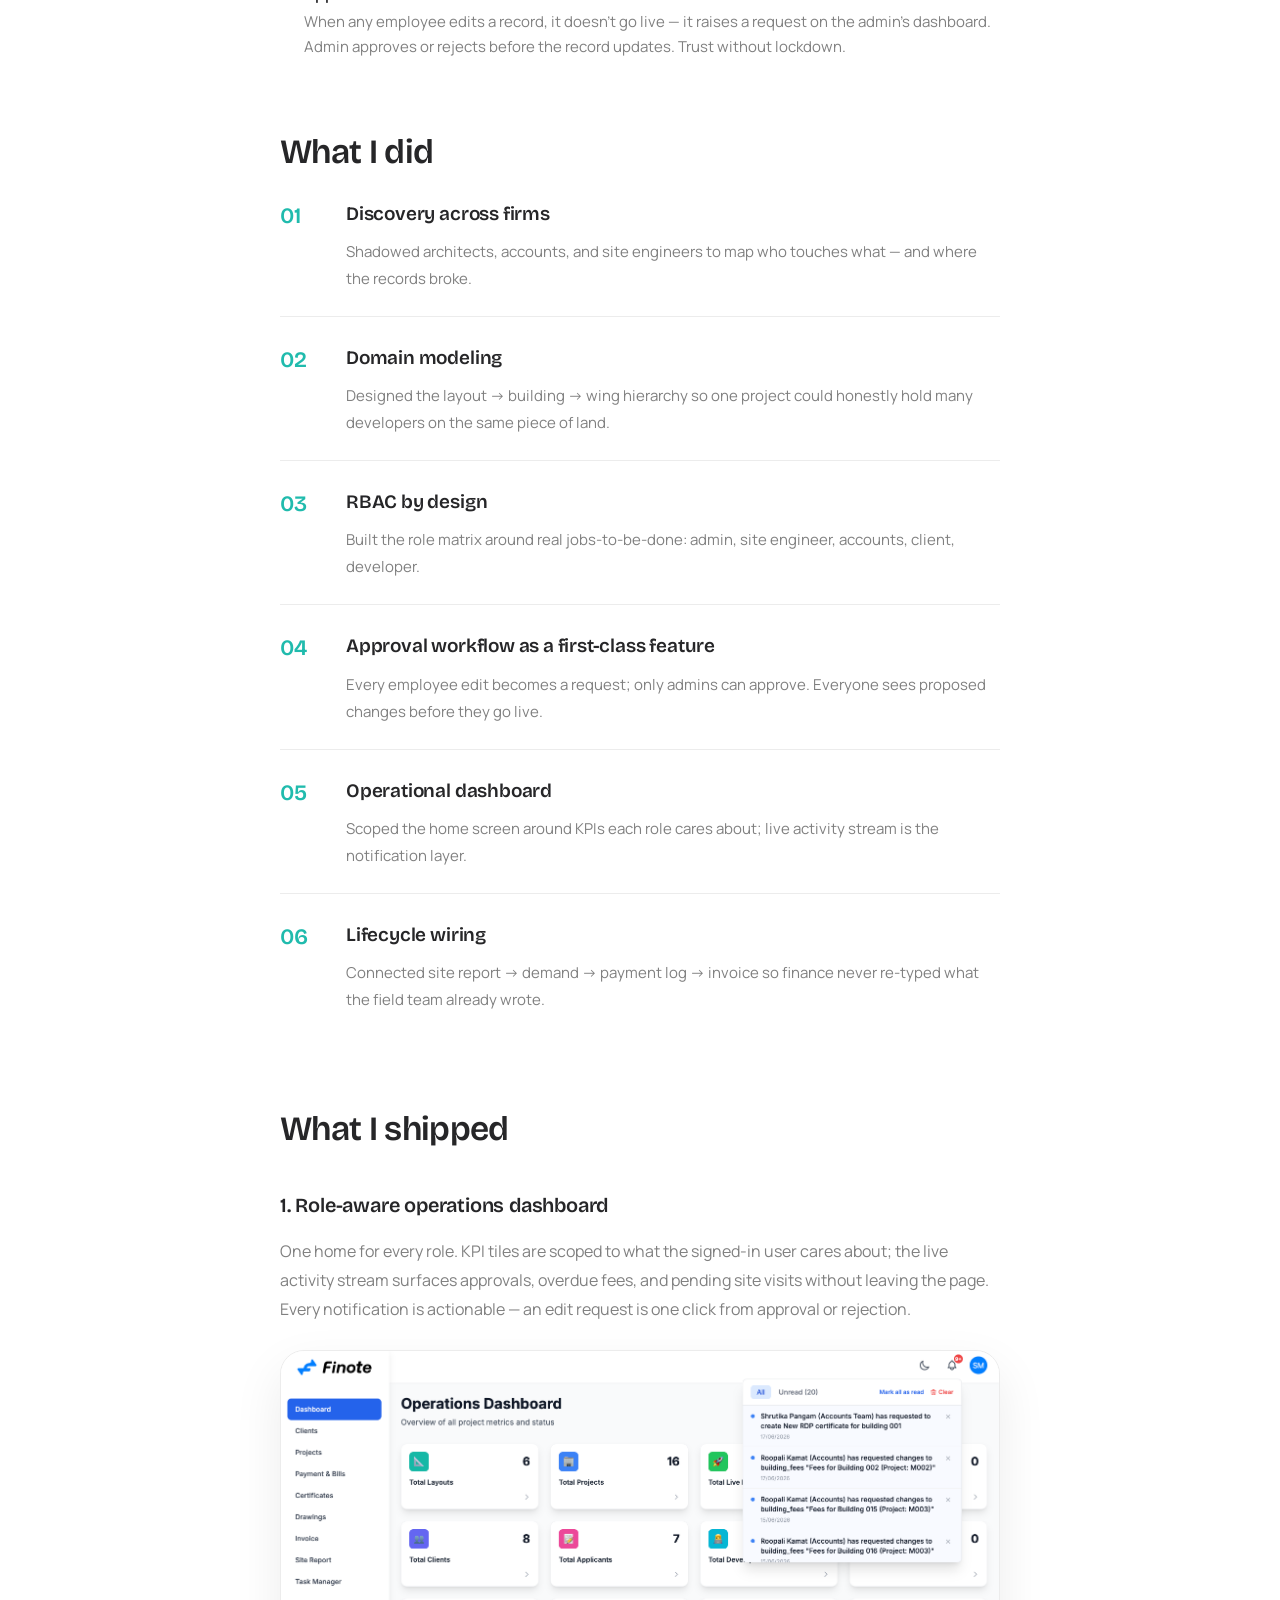
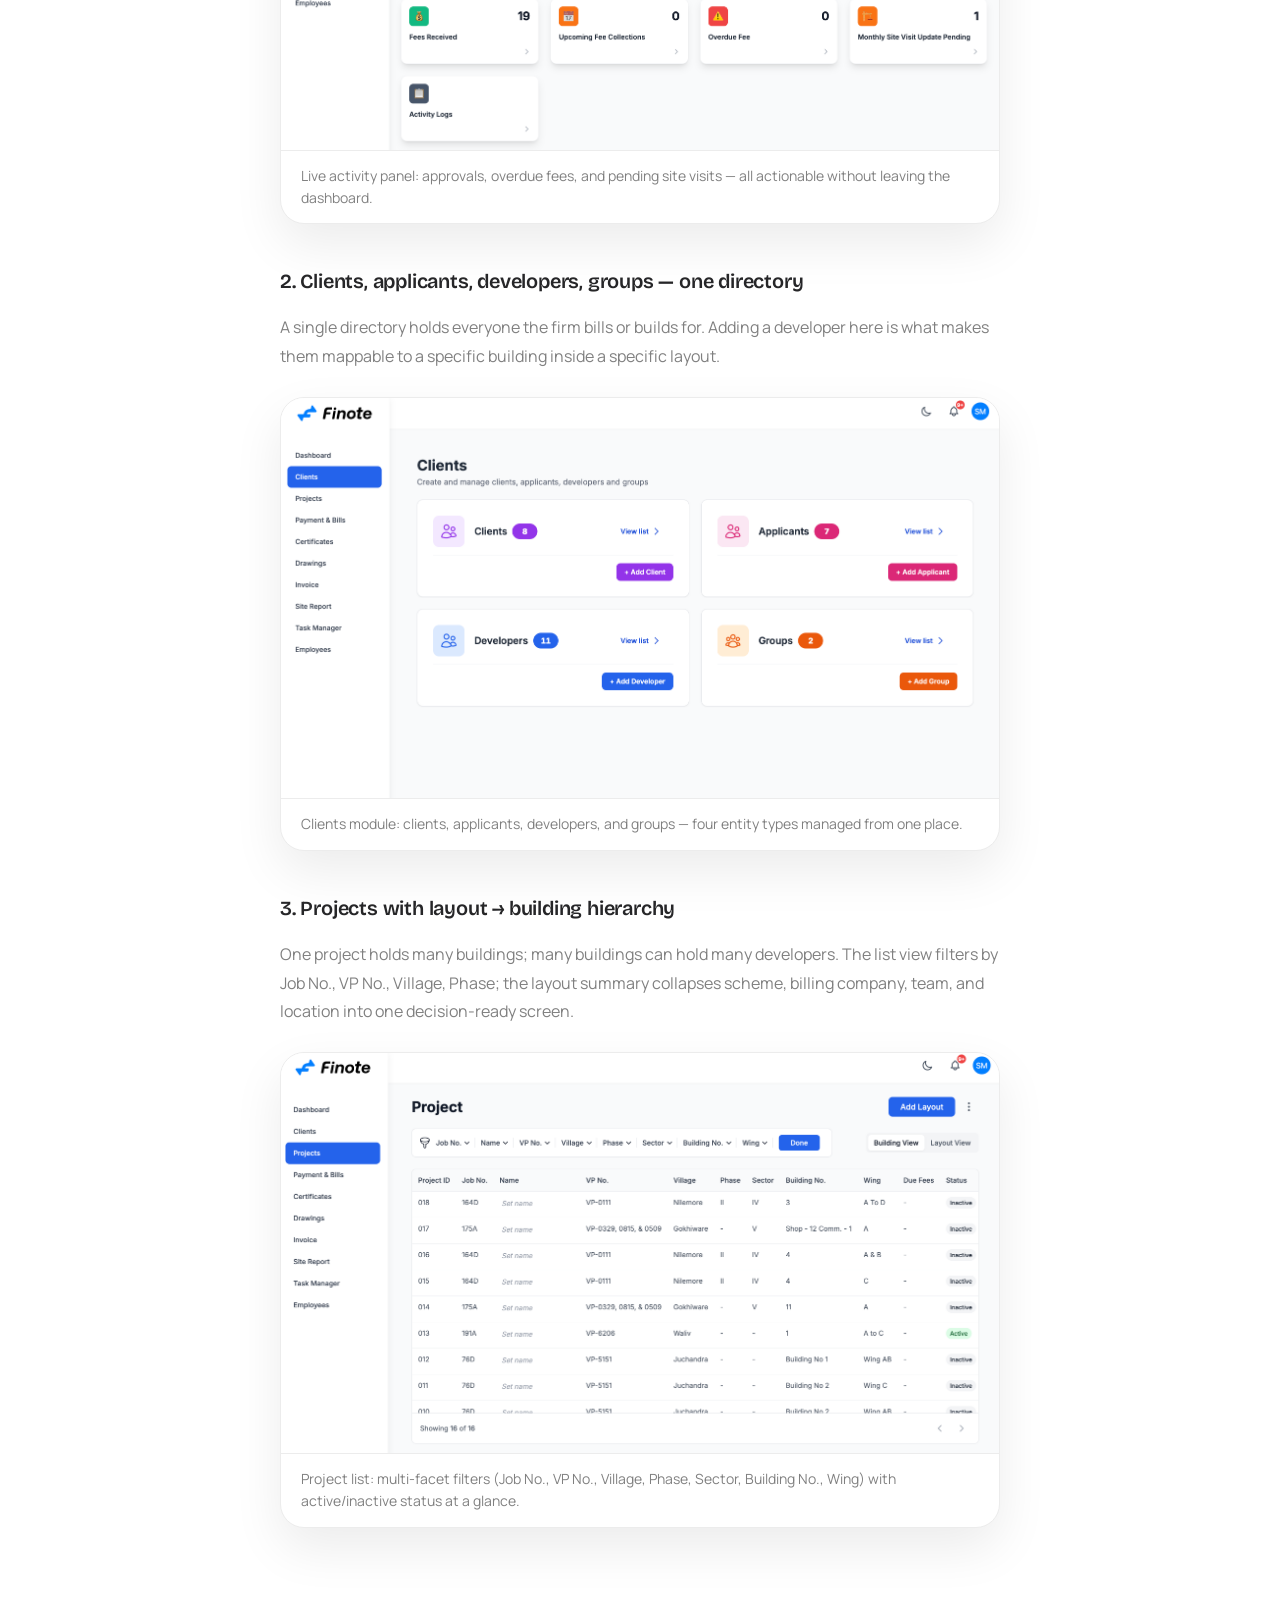
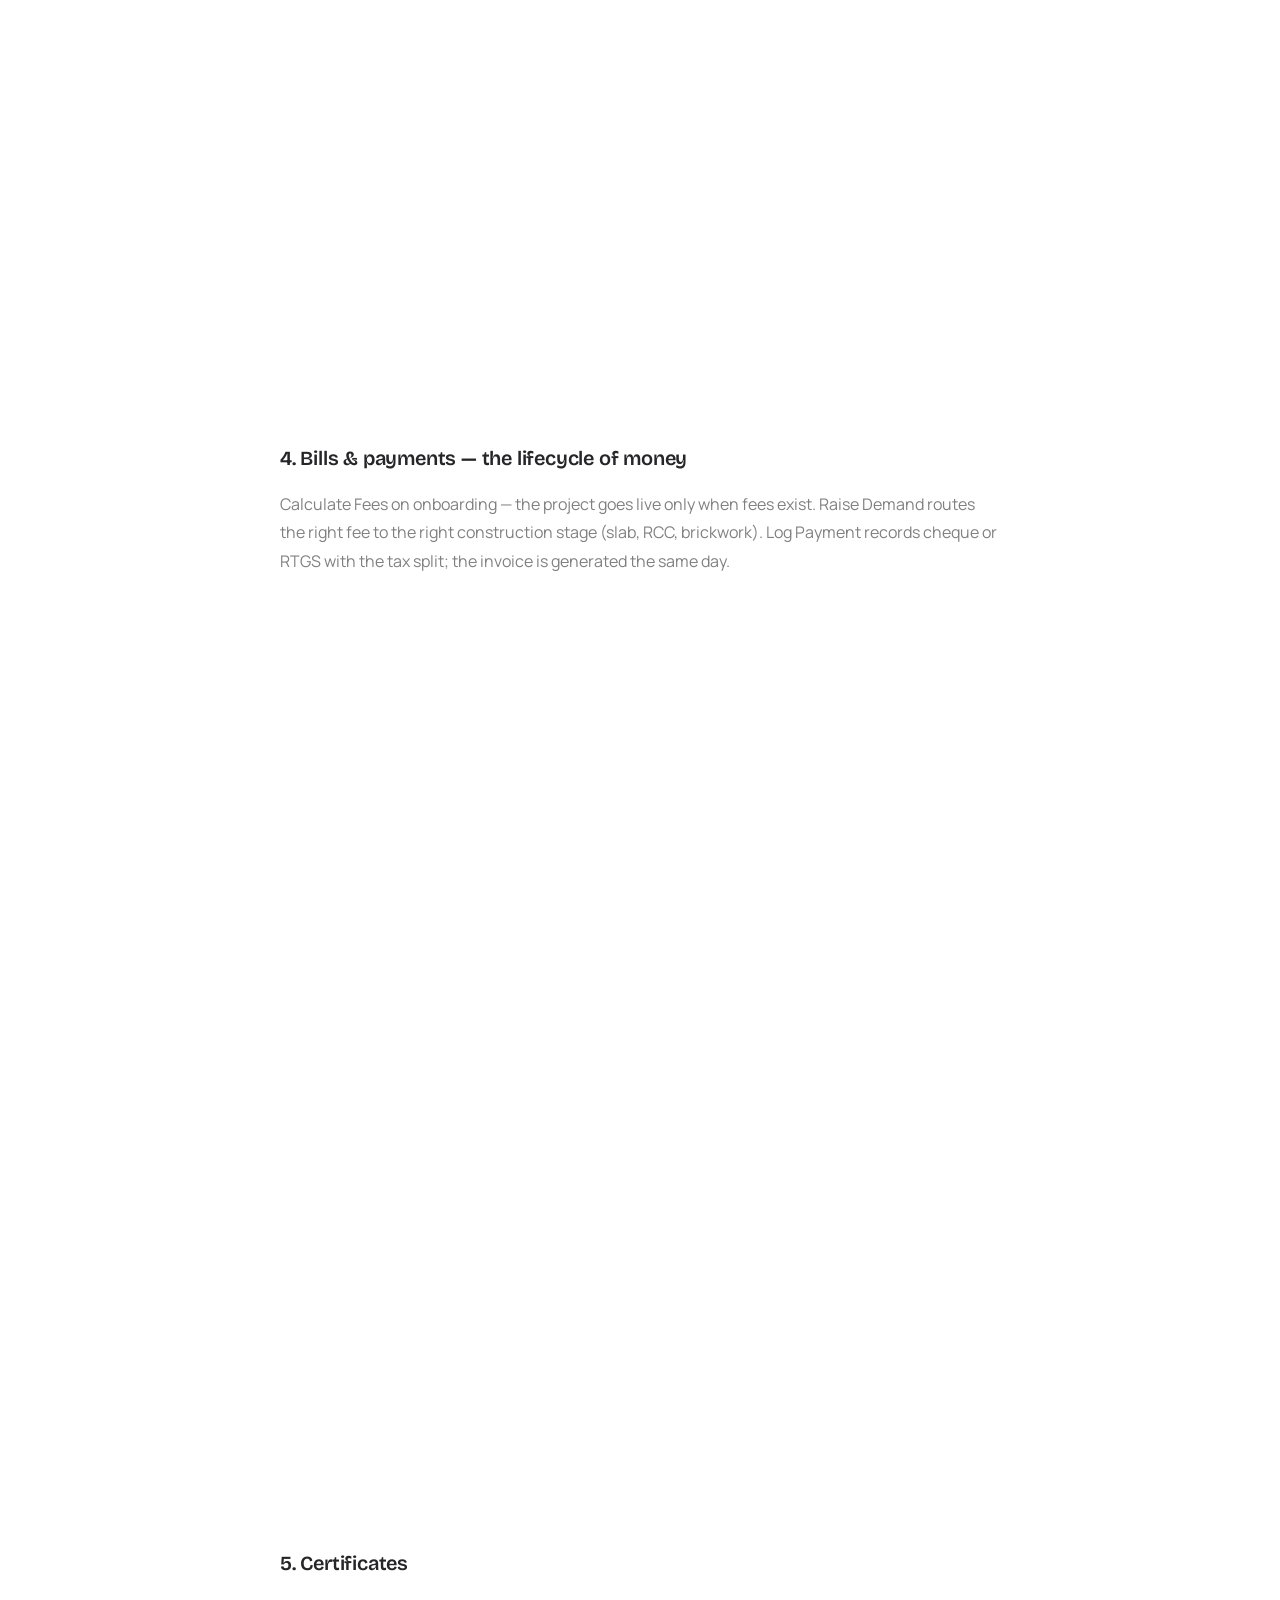
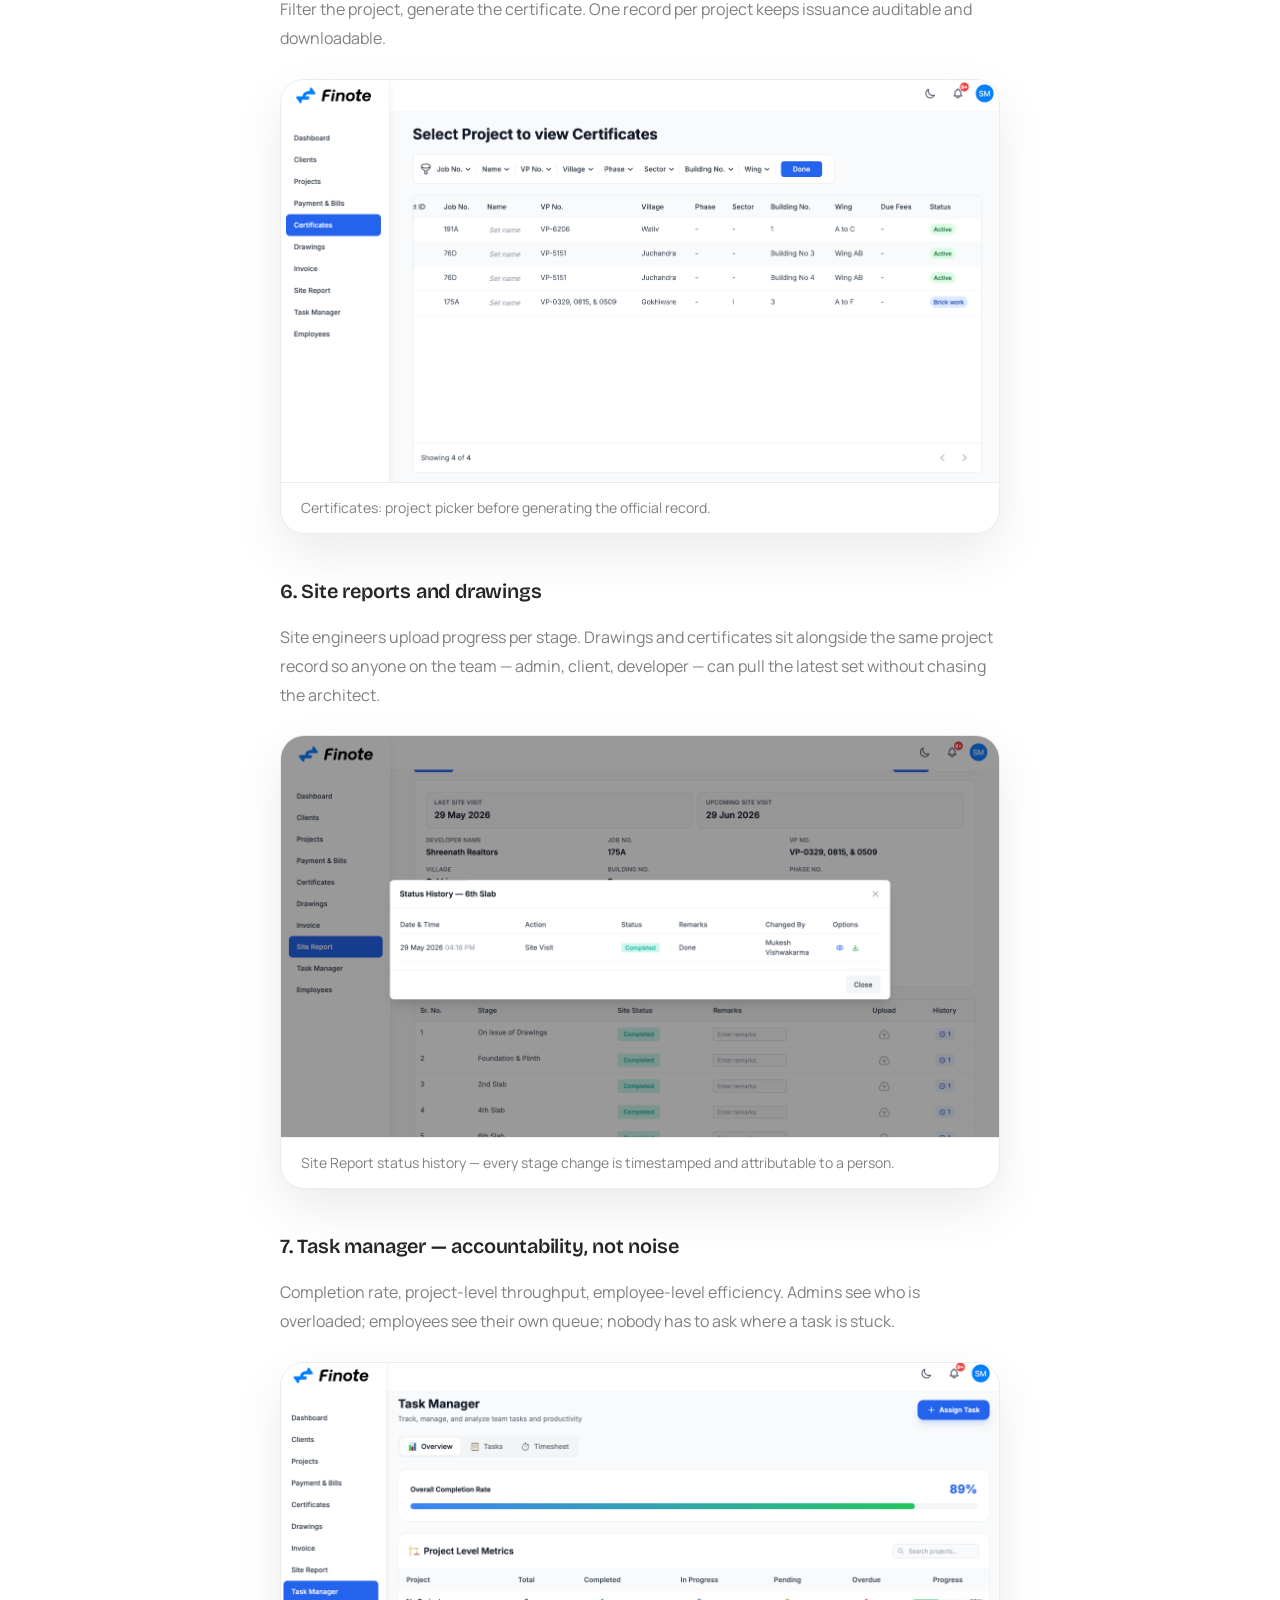
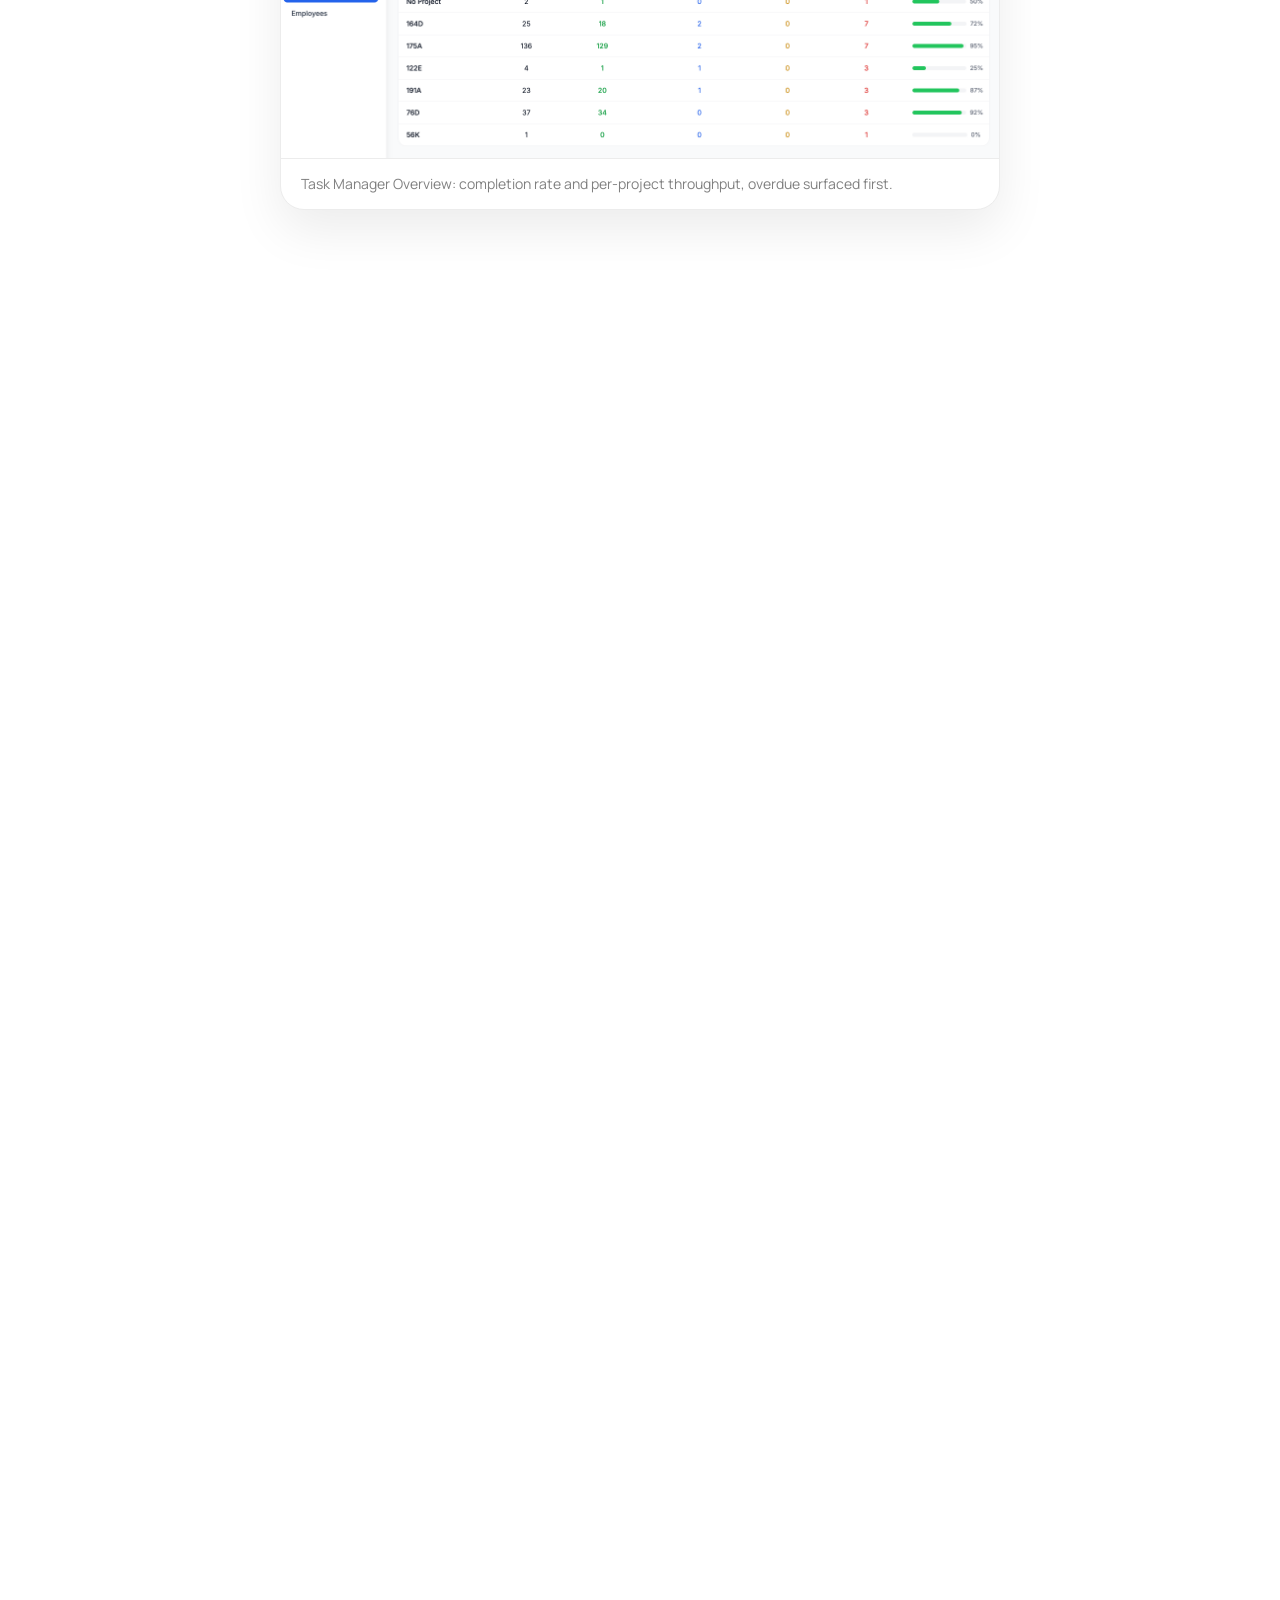
<file: case-studies/finote/index.html>
<!DOCTYPE html>
<html lang="en">
<head>
  <meta charset="UTF-8" />
  <meta name="viewport" content="width=device-width, initial-scale=1.0" />
  <meta name="theme-color" content="#ffffff" />
  <title>Finote — Designing a 0-1 RBAC ERP for Architecture Firms - Amit Thakur</title>
  <meta
    name="description"
    content="How Amit Thakur designed Finote from scratch — an RBAC-driven ERP that gave architects, finance, site engineers, clients, and developers one shared view of every project."
  />
  <link rel="preconnect" href="https://fonts.googleapis.com" />
  <link rel="preconnect" href="https://fonts.gstatic.com" crossorigin />
  <link
    href="https://fonts.googleapis.com/css2?family=Bricolage+Grotesque:opsz,wght@12..96,500;12..96,600;12..96,700&family=Manrope:wght@400;500;600;700&display=swap"
    rel="stylesheet"
  />
  <link rel="stylesheet" href="../../styles/case-study.css?v=5" />
  <link rel="stylesheet" href="../../styles/clean.css?v=5" />
</head>
<body class="case-study-page">
  <div class="case-page">

    <div class="topbar">
      <a class="back-link" href="../../index.html">
        <span>&larr;</span>
        <span>Back to portfolio</span>
      </a>
      <div class="top-actions">
        <a class="back-link-secondary" href="../../index.html#work">View all work</a>
      </div>
    </div>

    <section class="hero">
      <div class="hero-intro">
        <p class="eyebrow cs-fade-in">Case Study 01</p>
        <h1 class="cs-fade-in cs-fade-in-d1">Finote: an RBAC-driven ERP for Architect and construction firms</h1>
        <p class="hero-copy cs-fade-in cs-fade-in-d2">
          I designed and shipped Finote from scratch — an RBAC-driven ERP that replaced fragmented spreadsheets, files, and mail threads with a single shared record for projects, billing, certificates, drawings, site reports, and tasks. Every role — architect, finance, site engineer, client, developer — reads the same project, at the same time, with the same numbers.
        </p>
        <div class="hero-meta cs-fade-in cs-fade-in-d3">
          <div class="hero-meta-item">
            <span class="hero-meta-dot"></span>
            <span class="hero-meta-value">0–1 Product</span>
          </div>
          <div class="hero-meta-item">
            <span class="hero-meta-dot"></span>
            <span class="hero-meta-value">B2B ERP</span>
          </div>
          <div class="hero-meta-item">
            <span class="hero-meta-dot"></span>
            <span class="hero-meta-value">RBAC</span>
          </div>
          <div class="hero-meta-item">
            <span class="hero-meta-dot"></span>
            <span class="hero-meta-value">Multi-Project Operations</span>
          </div>
          <div class="hero-meta-item">
            <span class="hero-meta-dot"></span>
            <span class="hero-meta-value">Built End-to-End</span>
          </div>
        </div>
      </div>
    </section>

    <main class="content">
      <section class="section" id="sec-problem">
        <h2 class="section-title">The problem</h2>
        <p>
          Architecture and construction firms ran their operations the way the industry always had — Excel
          sheets for projects, scattered files for drawings, and mail threads to coordinate between the
          office, accounts, and the site. Each role held its own slice of truth, and the architect-owner
          had no single view of their own business.
        </p>
        <div class="facts">
          <div class="fact">
            <span>The structural pain</span>
            <strong>One layout → many buildings → many developers → many fee tracks. Tracking who owed what against which slab meant a separate spreadsheet per relationship.</strong>
          </div>
          <div class="fact">
            <span>Money lagging the build</span>
            <strong>Site progress happened daily; demand letters, fee calculations, tax splits, and invoices were reconstructed weeks later by accounts re-typing numbers that already existed.</strong>
          </div>
        </div>
        <p>
          The design challenge: make money a consequence of operations — not a separate workflow that
          has to be reconciled.
        </p>
      </section>

      <section class="section" id="sec-solved">
        <h2 class="section-title">How we knew we solved it</h2>
        <p>
          Four signals I used to declare victory:
        </p>
        <ul class="content-list">
          <li>
            <strong>Activation gate</strong>
            <span>A project cannot go live until fees are added. Finance is the source of truth on day one; no project drifts into setup limbo while accounts catches up.</span>
          </li>
          <li>
            <strong>One record, five views</strong>
            <span>Admin, site engineer, accounts, client, and developer each log in and see only what is relevant to them — against the same underlying record.</span>
          </li>
          <li>
            <strong>Money tracks the build, automatically</strong>
            <span>Site progress + fee chart routes to a demand letter. Payment + tax split routes to an invoice. No manual re-entry anywhere in the chain.</span>
          </li>
          <li>
            <strong>Approval-driven edits</strong>
            <span>When any employee edits a record, it doesn't go live — it raises a request on the admin's dashboard. Admin approves or rejects before the record updates. Trust without lockdown.</span>
          </li>
        </ul>
      </section>

      <section class="section" id="sec-what-i-did">
        <h2 class="section-title">What I did</h2>
        <div class="steps">
          <div class="step">
            <div class="step-no">01</div>
            <div class="step-body">
              <h3>Discovery across firms</h3>
              <p>Shadowed architects, accounts, and site engineers to map who touches what — and where the records broke.</p>
            </div>
          </div>
          <div class="step">
            <div class="step-no">02</div>
            <div class="step-body">
              <h3>Domain modeling</h3>
              <p>Designed the layout → building → wing hierarchy so one project could honestly hold many developers on the same piece of land.</p>
            </div>
          </div>
          <div class="step">
            <div class="step-no">03</div>
            <div class="step-body">
              <h3>RBAC by design</h3>
              <p>Built the role matrix around real jobs-to-be-done: admin, site engineer, accounts, client, developer.</p>
            </div>
          </div>
          <div class="step">
            <div class="step-no">04</div>
            <div class="step-body">
              <h3>Approval workflow as a first-class feature</h3>
              <p>Every employee edit becomes a request; only admins can approve. Everyone sees proposed changes before they go live.</p>
            </div>
          </div>
          <div class="step">
            <div class="step-no">05</div>
            <div class="step-body">
              <h3>Operational dashboard</h3>
              <p>Scoped the home screen around KPIs each role cares about; live activity stream is the notification layer.</p>
            </div>
          </div>
          <div class="step">
            <div class="step-no">06</div>
            <div class="step-body">
              <h3>Lifecycle wiring</h3>
              <p>Connected site report → demand → payment log → invoice so finance never re-typed what the field team already wrote.</p>
            </div>
          </div>
        </div>
      </section>

      <section class="section section-rich-text" id="sec-shipped">
        <h2 class="section-title">What I shipped</h2>

        <h3 class="section-subtitle">1. Role-aware operations dashboard</h3>
        <p>
          One home for every role. KPI tiles are scoped to what the signed-in user cares about; the live activity stream surfaces approvals, overdue fees, and pending site visits without leaving the page. Every notification is actionable — an edit request is one click from approval or rejection.
        </p>
        <figure class="launch-photo is-document">
          <img src="../../img/Finote dashboard 2.png" alt="Finote operations dashboard with the live approval and notification panel open" />
          <figcaption>Live activity panel: approvals, overdue fees, and pending site visits — all actionable without leaving the dashboard.</figcaption>
        </figure>

        <h3 class="section-subtitle">2. Clients, applicants, developers, groups — one directory</h3>
        <p>
          A single directory holds everyone the firm bills or builds for. Adding a developer here is what makes them mappable to a specific building inside a specific layout.
        </p>
        <figure class="launch-photo is-document">
          <img src="../../img/Finote client.png" alt="Finote clients module with four entity cards" />
          <figcaption>Clients module: clients, applicants, developers, and groups — four entity types managed from one place.</figcaption>
        </figure>

        <h3 class="section-subtitle">3. Projects with layout → building hierarchy</h3>
        <p>
          One project holds many buildings; many buildings can hold many developers. The list view filters by Job No., VP No., Village, Phase; the layout summary collapses scheme, billing company, team, and location into one decision-ready screen.
        </p>
        <figure class="launch-photo is-document">
          <img src="../../img/Finote Project 1.png" alt="Finote project list with filters and statuses" />
          <figcaption>Project list: multi-facet filters (Job No., VP No., Village, Phase, Sector, Building No., Wing) with active/inactive status at a glance.</figcaption>
        </figure>
        <figure class="launch-photo is-document">
          <img src="../../img/Finote project 2.png" alt="Finote layout summary screen" />
          <figcaption>Layout Summary: scheme, billing company, people, and location collapsed into one decision-ready screen.</figcaption>
        </figure>

        <h3 class="section-subtitle">4. Bills &amp; payments — the lifecycle of money</h3>
        <p>
          Calculate Fees on onboarding — the project goes live only when fees exist. Raise Demand routes the right fee to the right construction stage (slab, RCC, brickwork). Log Payment records cheque or RTGS with the tax split; the invoice is generated the same day.
        </p>
        <figure class="launch-photo is-document">
          <img src="../../img/Finote payment & bill 1.png" alt="Finote payment & bills home" />
          <figcaption>Payment & Bills home: four actions grouped by where in the lifecycle the team is stuck.</figcaption>
        </figure>
        <figure class="launch-photo is-document">
          <img src="../../img/Finote payment & bill 2.png" alt="Finote raise demand stage modal" />
          <figcaption>Raise Demand: picking the construction stage routes the right fee ledger entry automatically.</figcaption>
        </figure>

        <h3 class="section-subtitle">5. Certificates</h3>
        <p>
          Filter the project, generate the certificate. One record per project keeps issuance auditable and downloadable.
        </p>
        <figure class="launch-photo is-document">
          <img src="../../img/Finote certificate.png" alt="Finote certificates project picker" />
          <figcaption>Certificates: project picker before generating the official record.</figcaption>
        </figure>

        <h3 class="section-subtitle">6. Site reports and drawings</h3>
        <p>
          Site engineers upload progress per stage. Drawings and certificates sit alongside the same project record so anyone on the team — admin, client, developer — can pull the latest set without chasing the architect.
        </p>
        <figure class="launch-photo is-document">
          <img src="../../img/Finote site report.png" alt="Finote site report status history" />
          <figcaption>Site Report status history — every stage change is timestamped and attributable to a person.</figcaption>
        </figure>

        <h3 class="section-subtitle">7. Task manager — accountability, not noise</h3>
        <p>
          Completion rate, project-level throughput, employee-level efficiency. Admins see who is overloaded; employees see their own queue; nobody has to ask where a task is stuck.
        </p>
        <figure class="launch-photo is-document">
          <img src="../../img/Finote task 1.png" alt="Finote task manager overview with completion rate and project metrics" />
          <figcaption>Task Manager Overview: completion rate and per-project throughput, overdue surfaced first.</figcaption>
        </figure>
        <figure class="launch-photo is-document">
          <img src="../../img/Finote task 2.png" alt="Finote my tasks list with approval needed" />
          <figcaption>My Tasks: pending approvals, due dates, and who created them — the day-to-day queue.</figcaption>
        </figure>
        <figure class="launch-photo is-document">
          <img src="../../img/Finote task 3.png" alt="Finote employee level metrics with efficiency scores" />
          <figcaption>Employee Metrics: per-role throughput (Draughtsman, Team Head, Accounts) with efficiency scores.</figcaption>
        </figure>
      </section>

      <section class="section" id="sec-impact">
        <h2 class="section-title">Impact</h2>
        <ul class="impact-points">
          <li><strong>Replaced fragmented tracking</strong> with one RBAC system where architects, finance, site engineers, clients, and developers all read from the same record.</li>
          <li><strong>Made finance a consequence of operations</strong> — projects go live only when fees exist; demand letters raise themselves off site progress; invoices generate off payments the same day.</li>
          <li><strong>Built trust into the workflow</strong> — every edit is a request, every request is visible; admins approve, the rest of the org sees approved truth.</li>
        </ul>
      </section>

      <section class="section" id="sec-tools">
        <h2 class="section-title">Tools and methods</h2>
        <div class="case-chip-list">
          <span class="chip">0–1 Product Strategy</span>
          <span class="chip">RBAC / Permissions Design</span>
          <span class="chip">Approval Workflow Design</span>
          <span class="chip">UI/UX Design</span>
          <span class="chip">Product Logic &amp; System Flows</span>
          <span class="chip">B2B ERP</span>
          <span class="chip">Cross-Functional Discovery</span>
          <span class="chip">Wireframing &amp; Prototyping</span>
        </div>
      </section>
    </main>

  </div>
  <script defer src="../../scripts/case-study.js?v=5"></script>
</body>
</html>
</file>
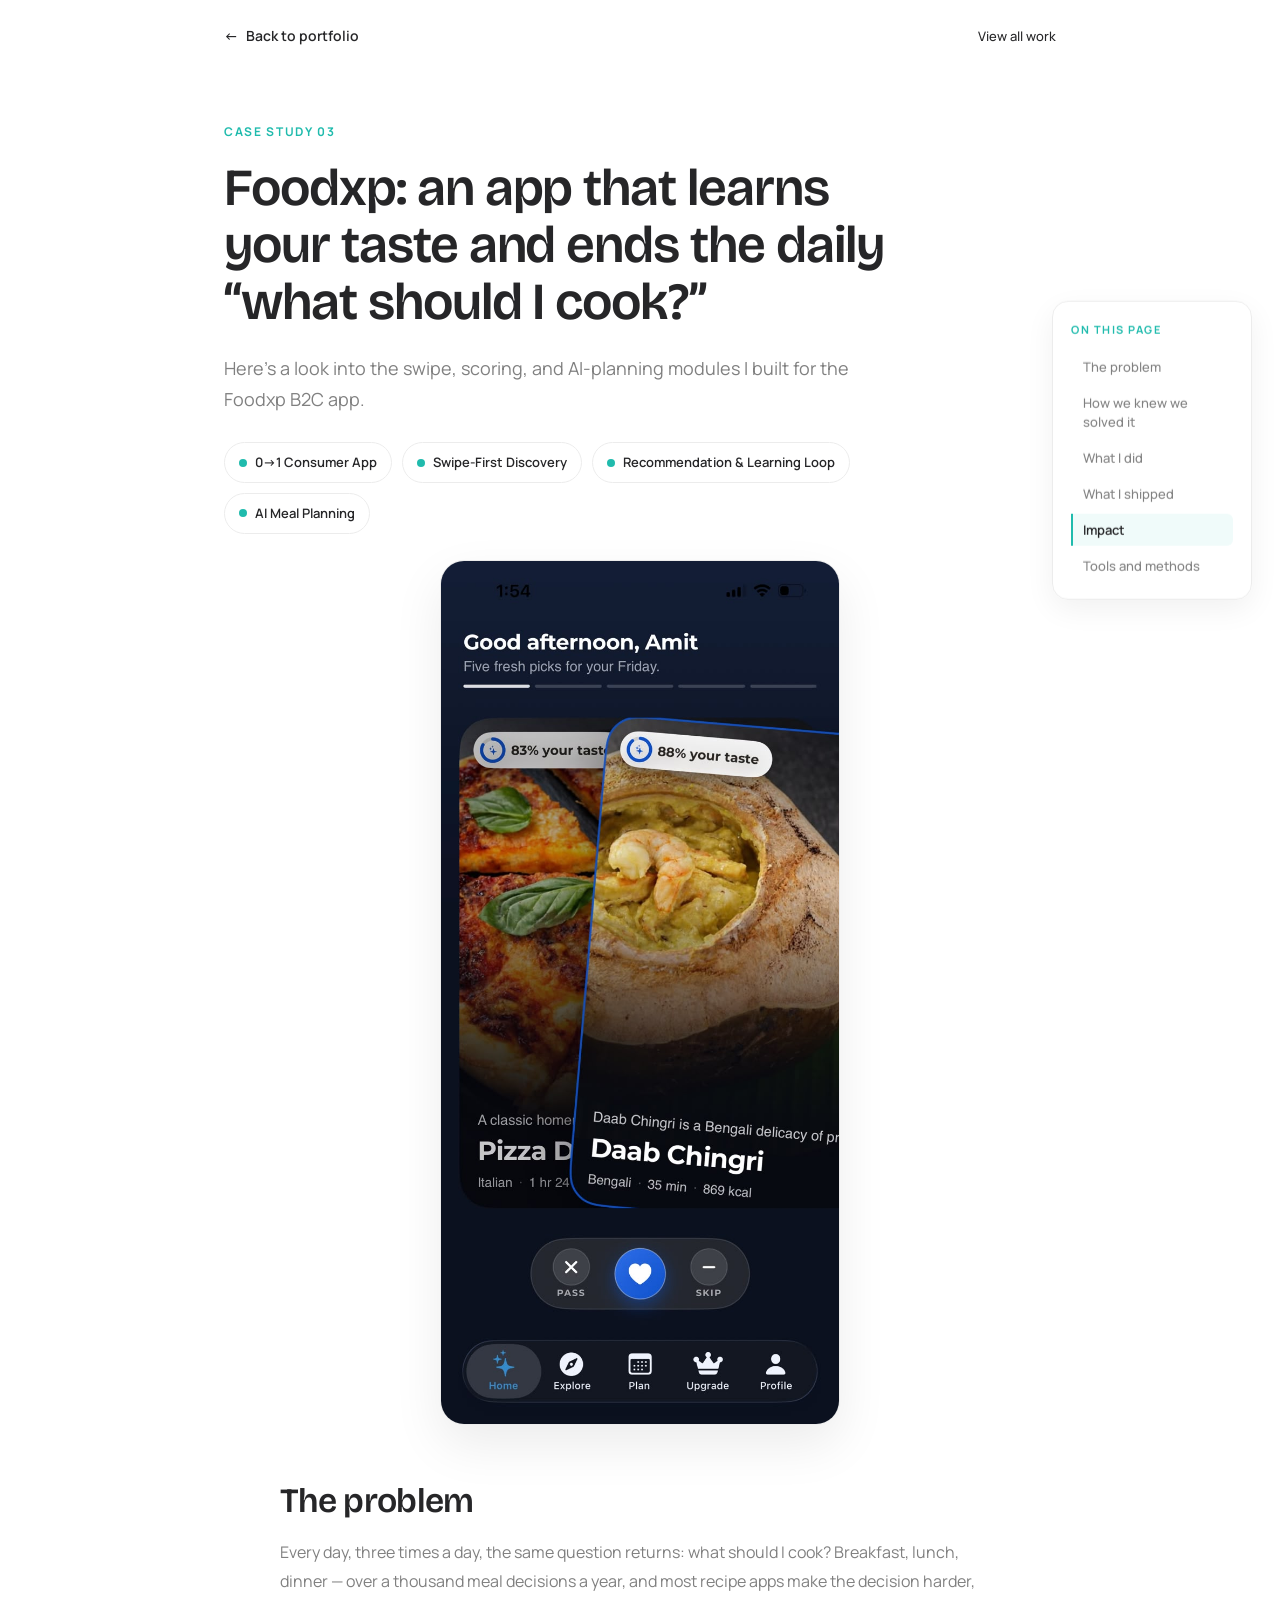
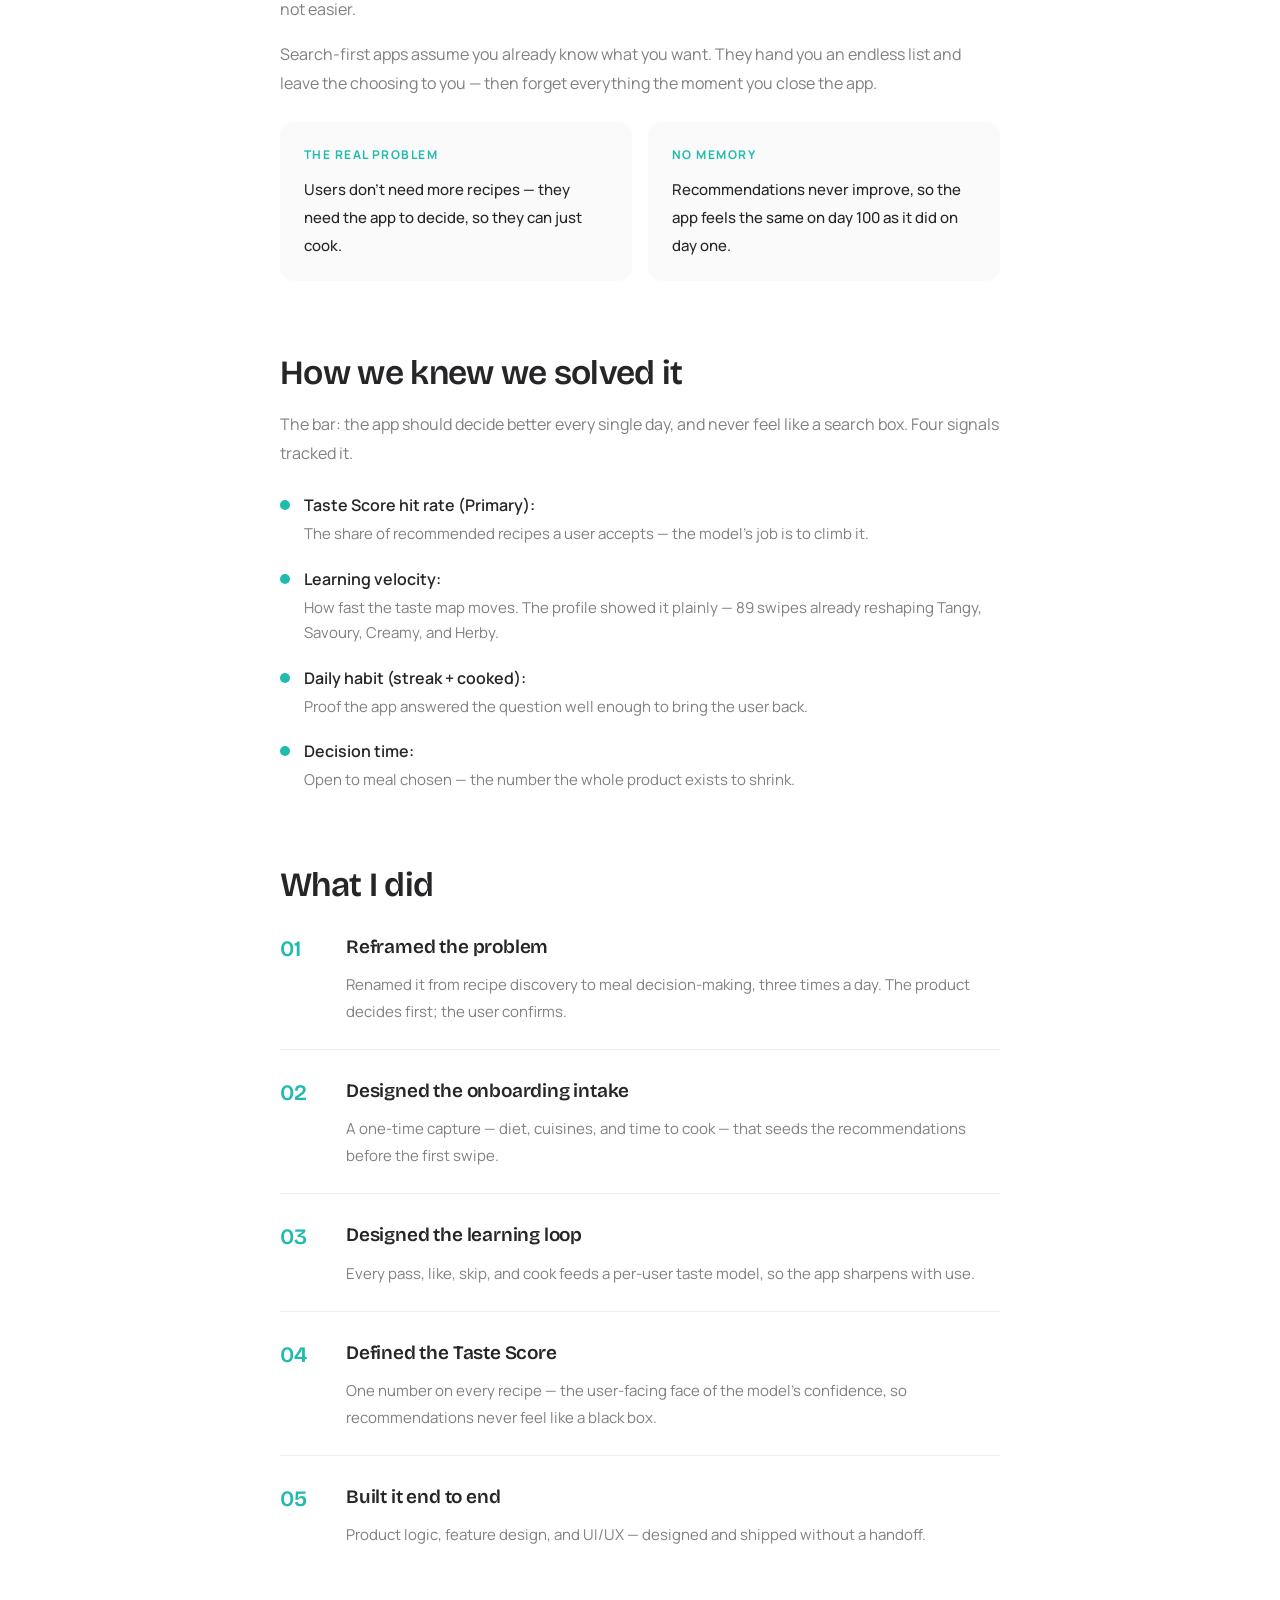
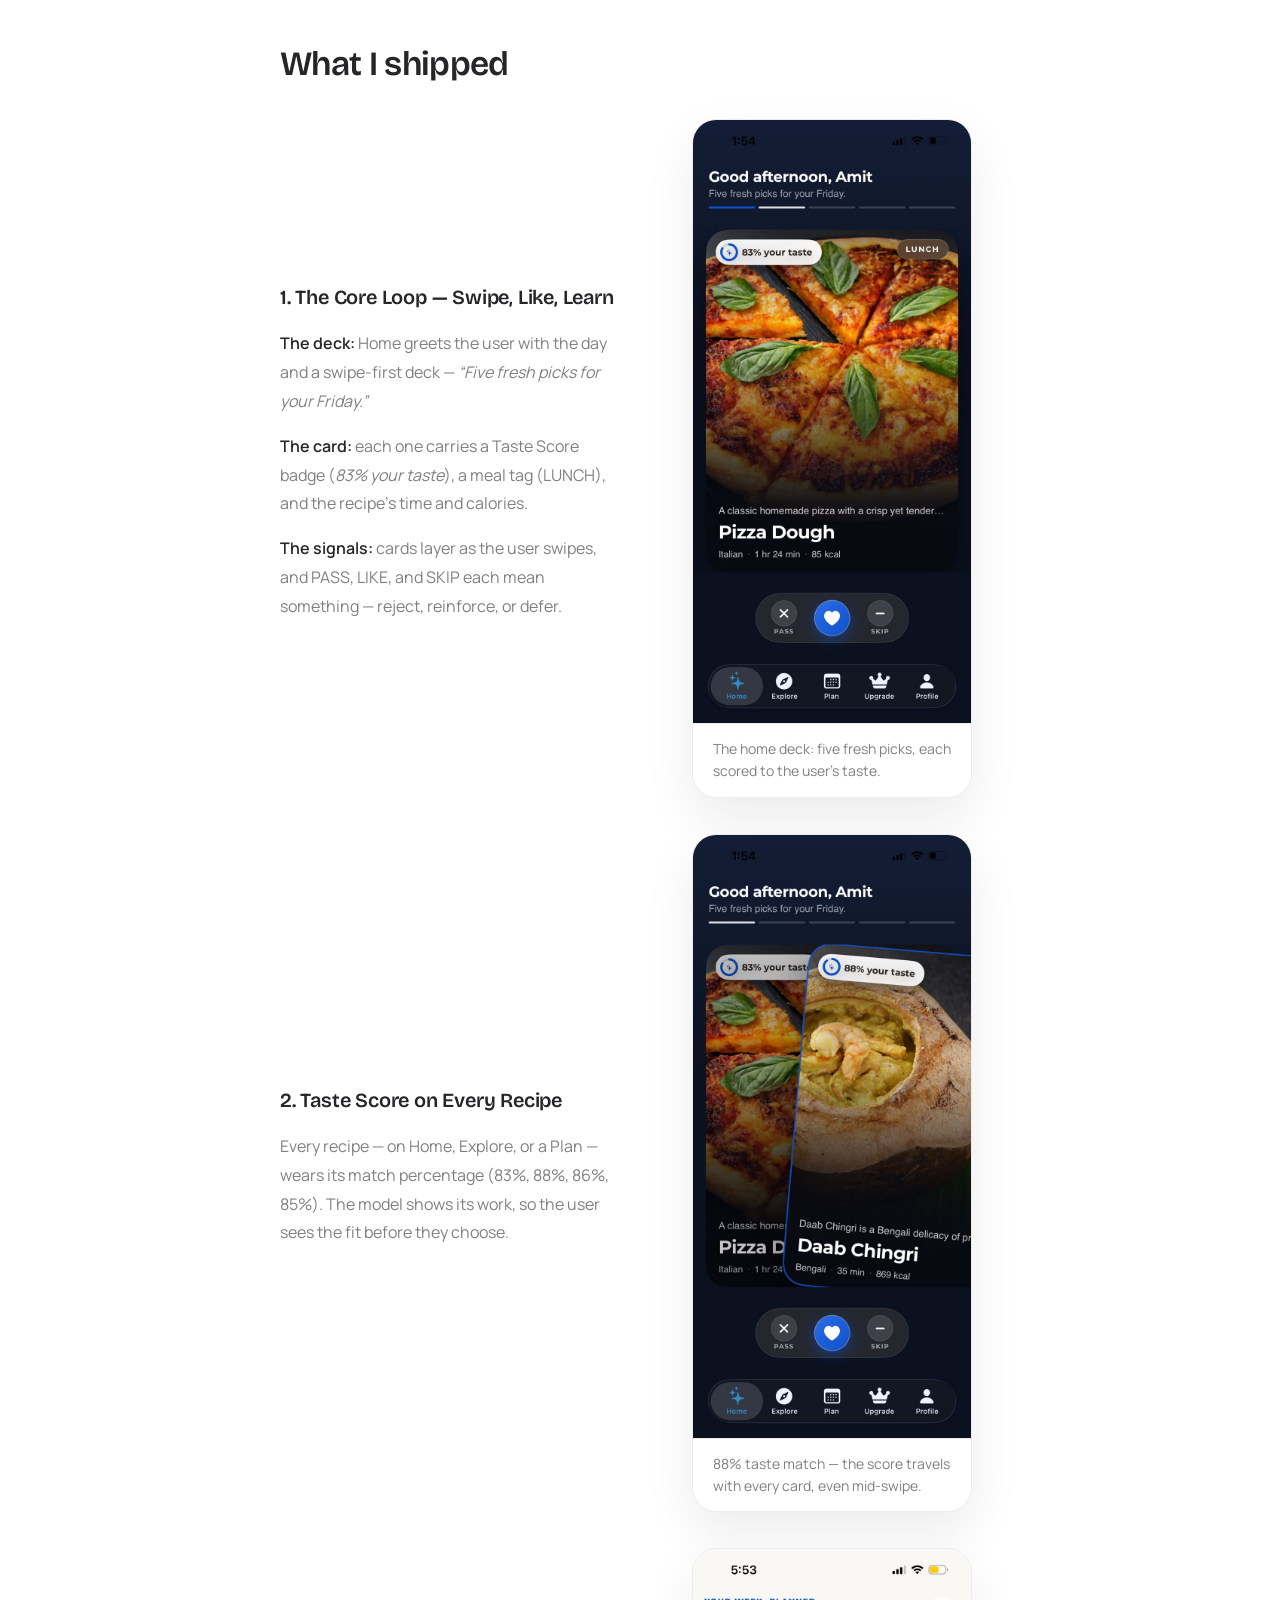
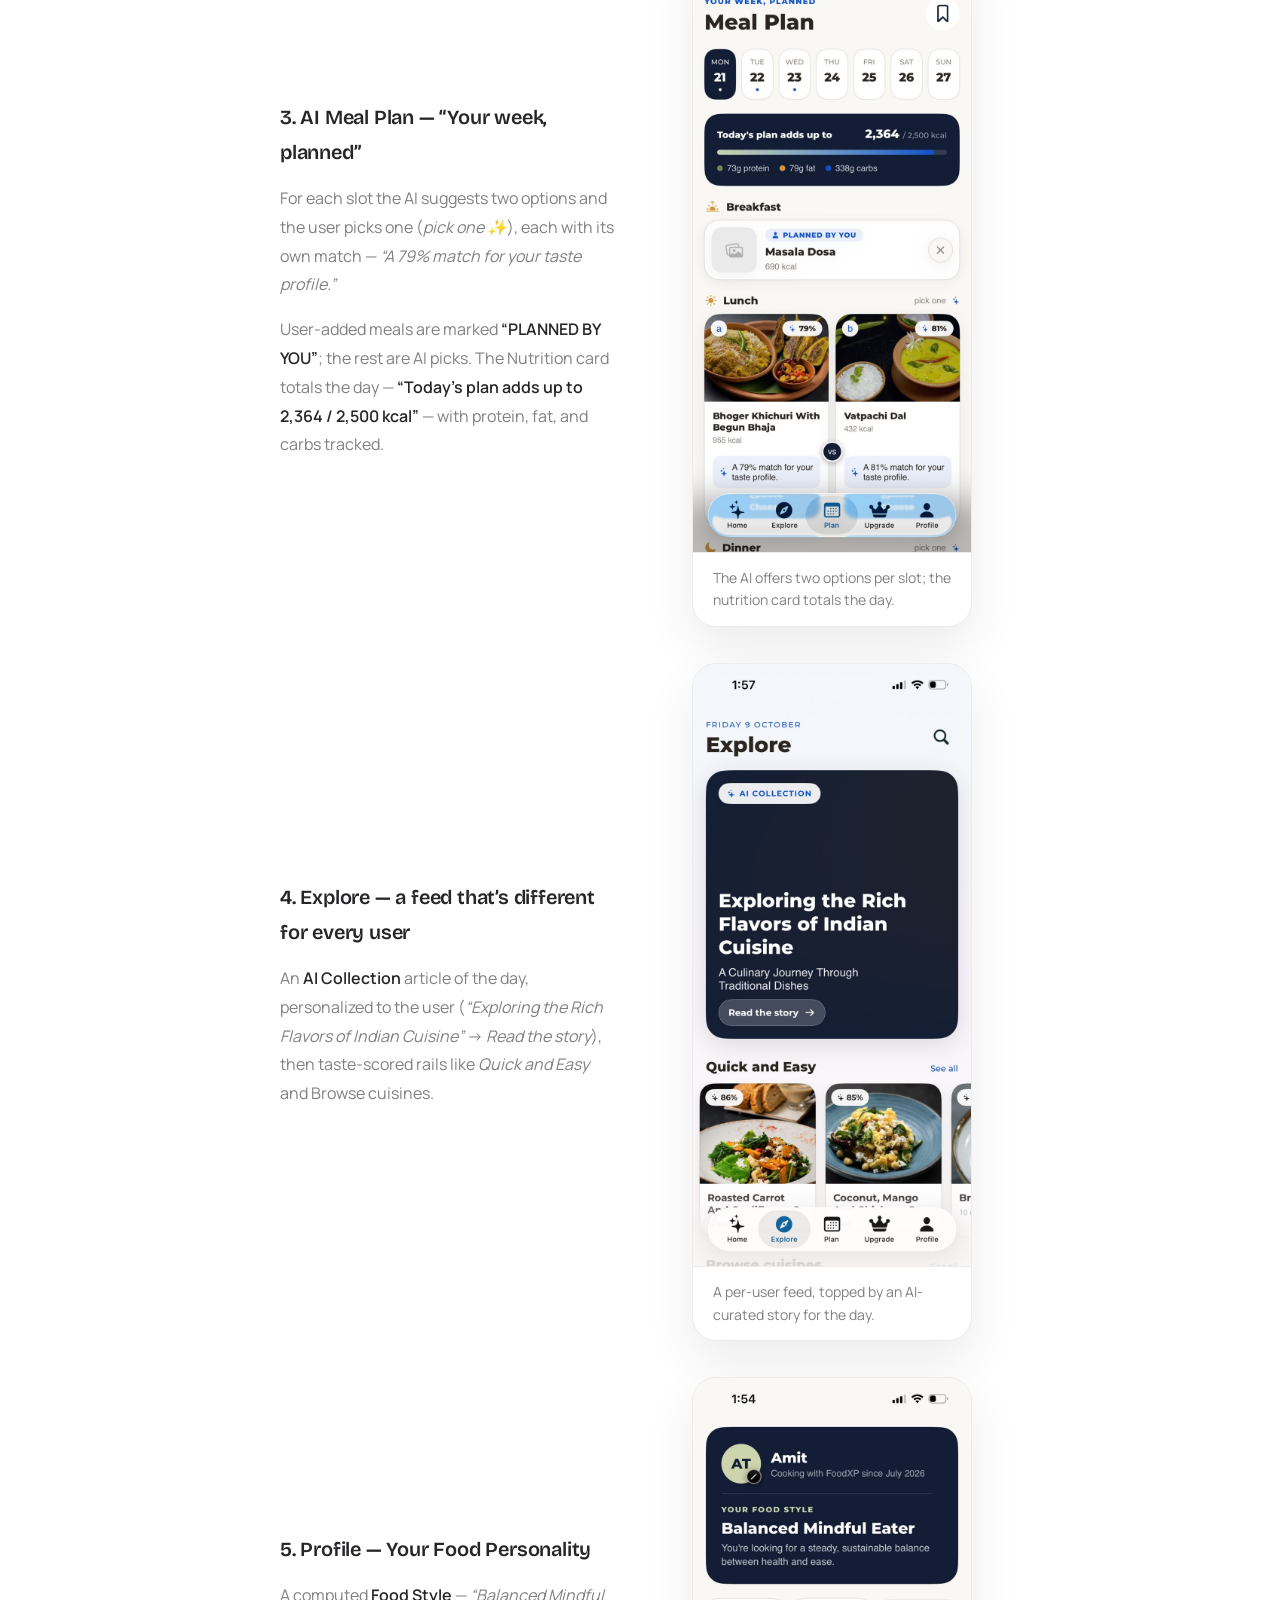
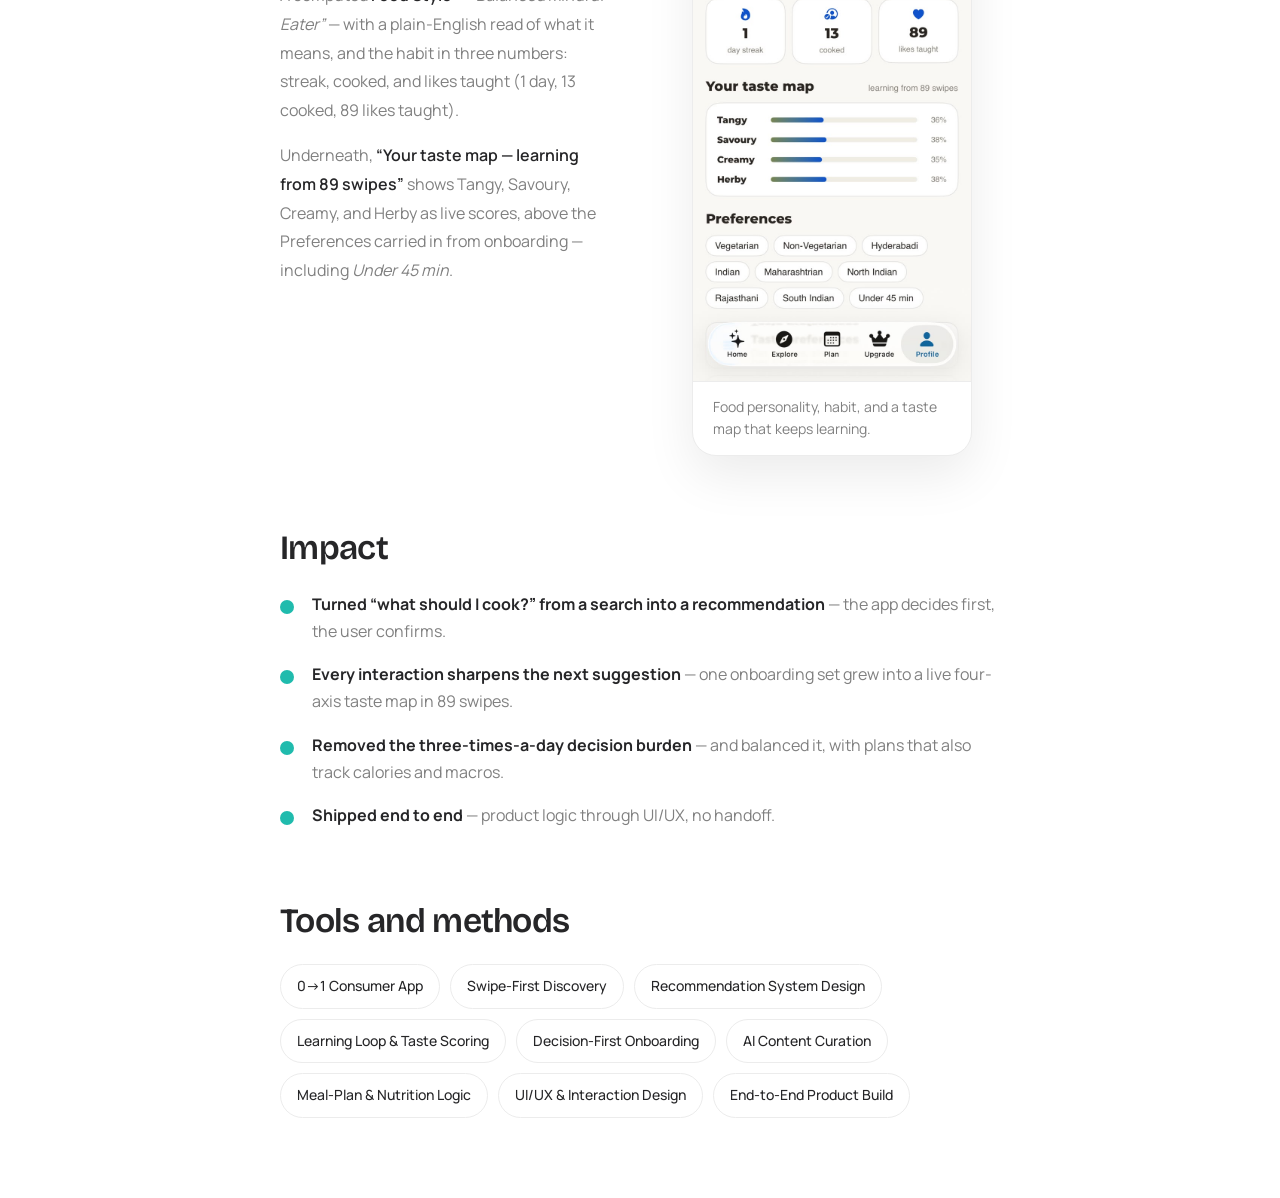
<file: case-studies/foodxp/index.html>
<!DOCTYPE html>
<html lang="en">
<head>
  <meta charset="UTF-8" />
  <meta name="viewport" content="width=device-width, initial-scale=1.0" />
  <meta name="theme-color" content="#ffffff" />
  <title>Foodxp App — A Recommendation System That Learns Your Taste - Amit Thakur</title>
  <meta
    name="description"
    content="How Amit Thakur designed and built Foodxp end to end — a swipe-first recommendation app that answers 'what should I cook?' with a personal Taste Score, AI meal plans, a personalized Explore feed, and a living food personality."
  />
  <link rel="preconnect" href="https://fonts.googleapis.com" />
  <link rel="preconnect" href="https://fonts.gstatic.com" crossorigin />
  <link
    href="https://fonts.googleapis.com/css2?family=Bricolage+Grotesque:opsz,wght@12..96,500;12..96,600;12..96,700&family=Manrope:wght@400;500;600;700&display=swap"
    rel="stylesheet"
  />
  <link rel="stylesheet" href="../../styles/case-study.css?v=4" />
  <link rel="stylesheet" href="../../styles/clean.css?v=3" />
</head>
<body class="case-study-page">
  <div class="case-page">

    <div class="topbar">
      <a class="back-link" href="../../index.html">
        <span>&larr;</span>
        <span>Back to portfolio</span>
      </a>
      <div class="top-actions">
        <a class="back-link-secondary" href="../../index.html#work">View all work</a>
      </div>
    </div>

    <section class="hero">
      <div class="hero-intro">
        <p class="eyebrow cs-fade-in">Case Study 03</p>
        <h1 class="cs-fade-in cs-fade-in-d1">Foodxp: an app that learns your taste and ends the daily &ldquo;what should I cook?&rdquo;</h1>
        <p class="hero-copy cs-fade-in cs-fade-in-d2">
          Here&rsquo;s a look into the swipe, scoring, and AI-planning modules I built for the Foodxp B2C app.
        </p>
        <div class="hero-meta cs-fade-in cs-fade-in-d3">
          <div class="hero-meta-item">
            <span class="hero-meta-dot"></span>
            <span class="hero-meta-value">0&rarr;1 Consumer App</span>
          </div>
          <div class="hero-meta-item">
            <span class="hero-meta-dot"></span>
            <span class="hero-meta-value">Swipe-First Discovery</span>
          </div>
          <div class="hero-meta-item">
            <span class="hero-meta-dot"></span>
            <span class="hero-meta-value">Recommendation &amp; Learning Loop</span>
          </div>
          <div class="hero-meta-item">
            <span class="hero-meta-dot"></span>
            <span class="hero-meta-value">AI Meal Planning</span>
          </div>
        </div>
      </div>
      <figure class="launch-photo hero-banner cs-fade-in cs-fade-in-d3" style="max-width:400px;margin-left:auto;margin-right:auto;">
        <img src="../../img/Foodcp app swipe.jpeg" alt="Foodxp home deck mid-swipe: two recipe cards layered, each showing a taste match score" />
      </figure>
    </section>

    <main class="content">
      <section class="section" id="sec-problem">
        <h2 class="section-title">The problem</h2>
        <p>
          Every day, three times a day, the same question returns: what should I cook? Breakfast, lunch, dinner &mdash; over a thousand meal decisions a year, and most recipe apps make the decision harder, not easier.
        </p>
        <p>
          Search-first apps assume you already know what you want. They hand you an endless list and leave the choosing to you &mdash; then forget everything the moment you close the app.
        </p>
        <div class="facts">
          <div class="fact">
            <span>The real problem</span>
            <strong>Users don&rsquo;t need more recipes &mdash; they need the app to decide, so they can just cook.</strong>
          </div>
          <div class="fact">
            <span>No memory</span>
            <strong>Recommendations never improve, so the app feels the same on day 100 as it did on day one.</strong>
          </div>
        </div>
      </section>

      <section class="section" id="sec-solved">
        <h2 class="section-title">How we knew we solved it</h2>
        <p>
          The bar: the app should decide better every single day, and never feel like a search box. Four signals tracked it.
        </p>
        <ul class="content-list">
          <li>
            <strong>Taste Score hit rate (Primary):</strong>
            <span>The share of recommended recipes a user accepts &mdash; the model&rsquo;s job is to climb it.</span>
          </li>
          <li>
            <strong>Learning velocity:</strong>
            <span>How fast the taste map moves. The profile showed it plainly &mdash; 89 swipes already reshaping Tangy, Savoury, Creamy, and Herby.</span>
          </li>
          <li>
            <strong>Daily habit (streak + cooked):</strong>
            <span>Proof the app answered the question well enough to bring the user back.</span>
          </li>
          <li>
            <strong>Decision time:</strong>
            <span>Open to meal chosen &mdash; the number the whole product exists to shrink.</span>
          </li>
        </ul>
      </section>

      <section class="section" id="sec-what-i-did">
        <h2 class="section-title">What I did</h2>
        <div class="steps">
          <div class="step">
            <div class="step-no">01</div>
            <div class="step-body">
              <h3>Reframed the problem</h3>
              <p>
                Renamed it from recipe discovery to meal decision-making, three times a day. The product decides first; the user confirms.
              </p>
            </div>
          </div>
          <div class="step">
            <div class="step-no">02</div>
            <div class="step-body">
              <h3>Designed the onboarding intake</h3>
              <p>
                A one-time capture &mdash; diet, cuisines, and time to cook &mdash; that seeds the recommendations before the first swipe.
              </p>
            </div>
          </div>
          <div class="step">
            <div class="step-no">03</div>
            <div class="step-body">
              <h3>Designed the learning loop</h3>
              <p>
                Every pass, like, skip, and cook feeds a per-user taste model, so the app sharpens with use.
              </p>
            </div>
          </div>
          <div class="step">
            <div class="step-no">04</div>
            <div class="step-body">
              <h3>Defined the Taste Score</h3>
              <p>
                One number on every recipe &mdash; the user-facing face of the model&rsquo;s confidence, so recommendations never feel like a black box.
              </p>
            </div>
          </div>
          <div class="step">
            <div class="step-no">05</div>
            <div class="step-body">
              <h3>Built it end to end</h3>
              <p>
                Product logic, feature design, and UI/UX &mdash; designed and shipped without a handoff.
              </p>
            </div>
          </div>
        </div>
      </section>

      <section class="section section-rich-text" id="sec-shipped">
        <h2 class="section-title">What I shipped</h2>

        <div class="shot-row">
          <div class="shot-copy">
            <h3 class="section-subtitle">1. The Core Loop &mdash; Swipe, Like, Learn</h3>
            <p>
              <strong>The deck:</strong> Home greets the user with the day and a swipe-first deck &mdash; <em>&ldquo;Five fresh picks for your Friday.&rdquo;</em>
            </p>
            <p>
              <strong>The card:</strong> each one carries a Taste Score badge (<em>83% your taste</em>), a meal tag (LUNCH), and the recipe&rsquo;s time and calories.
            </p>
            <p>
              <strong>The signals:</strong> cards layer as the user swipes, and PASS, LIKE, and SKIP each mean something &mdash; reject, reinforce, or defer.
            </p>
          </div>
          <figure class="launch-photo is-document">
            <img src="../../img/Foodxp app Main.jpeg" alt="Foodxp home screen showing a Pizza Dough card with an 83% taste score, LUNCH tag, and pass, like, skip buttons" />
            <figcaption>The home deck: five fresh picks, each scored to the user&rsquo;s taste.</figcaption>
          </figure>
        </div>

        <div class="shot-row">
          <div class="shot-copy">
            <h3 class="section-subtitle">2. Taste Score on Every Recipe</h3>
            <p>
              Every recipe &mdash; on Home, Explore, or a Plan &mdash; wears its match percentage (83%, 88%, 86%, 85%). The model shows its work, so the user sees the fit before they choose.
            </p>
          </div>
          <figure class="launch-photo is-document">
            <img src="../../img/Foodcp app swipe.jpeg" alt="Foodxp card mid-swipe showing an 88% taste match for Daab Chingri over a pizza card" />
            <figcaption>88% taste match &mdash; the score travels with every card, even mid-swipe.</figcaption>
          </figure>
        </div>

        <div class="shot-row">
          <div class="shot-copy">
            <h3 class="section-subtitle">3. AI Meal Plan &mdash; &ldquo;Your week, planned&rdquo;</h3>
            <p>
              For each slot the AI suggests two options and the user picks one (<em>pick one &#10024;</em>), each with its own match &mdash; <em>&ldquo;A 79% match for your taste profile.&rdquo;</em>
            </p>
            <p>
              User-added meals are marked <strong>&ldquo;PLANNED BY YOU&rdquo;</strong>; the rest are AI picks. The Nutrition card totals the day &mdash; <strong>&ldquo;Today&rsquo;s plan adds up to 2,364 / 2,500 kcal&rdquo;</strong> &mdash; with protein, fat, and carbs tracked.
            </p>
          </div>
          <figure class="launch-photo is-document">
            <img src="../../img/Foodxp app Meal plan.jpeg" alt="Foodxp meal plan showing a nutrition card adding up to 2,364 of 2,500 kcal, and two AI lunch options with match scores" />
            <figcaption>The AI offers two options per slot; the nutrition card totals the day.</figcaption>
          </figure>
        </div>

        <div class="shot-row">
          <div class="shot-copy">
            <h3 class="section-subtitle">4. Explore &mdash; a feed that&rsquo;s different for every user</h3>
            <p>
              An <strong>AI Collection</strong> article of the day, personalized to the user (<em>&ldquo;Exploring the Rich Flavors of Indian Cuisine&rdquo;</em> &rarr; <em>Read the story</em>), then taste-scored rails like <em>Quick and Easy</em> and Browse cuisines.
            </p>
          </div>
          <figure class="launch-photo is-document">
            <img src="../../img/Foodxp app Explore.jpeg" alt="Foodxp Explore screen with an AI Collection article card and taste-scored recipe rails" />
            <figcaption>A per-user feed, topped by an AI-curated story for the day.</figcaption>
          </figure>
        </div>

        <div class="shot-row">
          <div class="shot-copy">
            <h3 class="section-subtitle">5. Profile &mdash; Your Food Personality</h3>
            <p>
              A computed <strong>Food Style</strong> &mdash; <em>&ldquo;Balanced Mindful Eater&rdquo;</em> &mdash; with a plain-English read of what it means, and the habit in three numbers: streak, cooked, and likes taught (1 day, 13 cooked, 89 likes taught).
            </p>
            <p>
              Underneath, <strong>&ldquo;Your taste map &mdash; learning from 89 swipes&rdquo;</strong> shows Tangy, Savoury, Creamy, and Herby as live scores, above the Preferences carried in from onboarding &mdash; including <em>Under 45 min</em>.
            </p>
          </div>
          <figure class="launch-photo is-document">
            <img src="../../img/Foodxp app profile.jpeg" alt="Foodxp profile showing the Balanced Mindful Eater food style, streak and cooked stats, and a taste map learning from 89 swipes" />
            <figcaption>Food personality, habit, and a taste map that keeps learning.</figcaption>
          </figure>
        </div>
      </section>

      <section class="section" id="sec-impact">
        <h2 class="section-title">Impact</h2>
        <ul class="impact-points">
          <li><strong>Turned &ldquo;what should I cook?&rdquo; from a search into a recommendation</strong> &mdash; the app decides first, the user confirms.</li>
          <li><strong>Every interaction sharpens the next suggestion</strong> &mdash; one onboarding set grew into a live four-axis taste map in 89 swipes.</li>
          <li><strong>Removed the three-times-a-day decision burden</strong> &mdash; and balanced it, with plans that also track calories and macros.</li>
          <li><strong>Shipped end to end</strong> &mdash; product logic through UI/UX, no handoff.</li>
        </ul>
      </section>

      <section class="section" id="sec-tools">
        <h2 class="section-title">Tools and methods</h2>
        <div class="case-chip-list">
          <span class="chip">0&rarr;1 Consumer App</span>
          <span class="chip">Swipe-First Discovery</span>
          <span class="chip">Recommendation System Design</span>
          <span class="chip">Learning Loop &amp; Taste Scoring</span>
          <span class="chip">Decision-First Onboarding</span>
          <span class="chip">AI Content Curation</span>
          <span class="chip">Meal-Plan &amp; Nutrition Logic</span>
          <span class="chip">UI/UX &amp; Interaction Design</span>
          <span class="chip">End-to-End Product Build</span>
        </div>
      </section>
    </main>

  </div>
  <script defer src="../../scripts/case-study.js?v=3"></script>
</body>
</html>
</file>
<file: styles/main.css>
/* ─── Tokens ─────────────────────────────────────────────── */
  :root {
    --bg0:      #faf9f7;   /* hero */
    --bg1:      #f6f2ec;   /* about */
    --bg2:      #faf9f7;   /* work */
    --bg3:      #f3efea;   /* experience */
    --bg4:      #f7f4ef;   /* creator */
    --bg5:      #f3efea;   /* contact */
    --surface:  #ffffff;
    --border:   #e6dfd5;
    --border-l: #ede8e0;
    --text:     #26211d;
    --muted:    #7c7168;
    --light:    #b2a89e;

    --sage:     #7a9e8e;
    --sage-l:   #cce0d8;
    --sage-xl:  #edf5f2;
    --rose:     #bc7e7e;
    --rose-l:   #f0d5d5;
    --rose-xl:  #fdf2f2;
    --sand:     #c4a47a;
    --sand-l:   #ecdcc4;
    --sand-xl:  #fdf8f1;
    --lav:      #9485c0;
    --lav-l:    #d8d2f0;
    --lav-xl:   #f5f3fc;

    --ff-serif: 'Fraunces', Georgia, serif;
    --ff-sans:  'Inter', system-ui, sans-serif;
    --r-sm: 8px; --r-md: 16px; --r-lg: 24px; --r-xl: 40px;
    --sh-sm: 0 1px 6px rgba(0,0,0,.05);
    --sh-md: 0 4px 24px rgba(0,0,0,.08);
    --sh-lg: 0 16px 56px rgba(0,0,0,.10);
    --ease: 0.28s cubic-bezier(.4,0,.2,1);
    --spring: 0.4s cubic-bezier(.34,1.56,.64,1);
  }
  *, *::before, *::after { box-sizing: border-box; margin: 0; padding: 0; }
  html { scroll-behavior: smooth; }
  body {
    font-family: var(--ff-sans);
    background: var(--bg0);
    color: var(--text);
    line-height: 1.65;
    -webkit-font-smoothing: antialiased;
    cursor: none;
    overflow-x: hidden;
  }
  body, button, a {
    -webkit-tap-highlight-color: transparent;
  }
  a { color: inherit; text-decoration: none; }
  ul { list-style: none; }
  button { cursor: none; font-family: inherit; border: none; background: none; }
  section { padding: 100px 0; }
  .container { max-width: 1100px; margin: 0 auto; padding: 0 28px; }
  h1,h2,h3,h4 { font-family: var(--ff-serif); font-weight: 400; line-height: 1.15; font-variant-ligatures: none; }
  .label { font-size: 10.5px; font-weight: 700; letter-spacing: .16em; text-transform: uppercase; color: var(--muted); margin-bottom: 12px; }
  .sec-title { font-size: clamp(28px,4vw,44px); margin-bottom: 14px; }
  .sec-sub { font-size: 15px; color: var(--muted); max-width: 540px; line-height: 1.75; }

  /* ─── Custom cursor ──────────────────────────────────────── */
  #c-dot, #c-ring {
    position: fixed; top: 0; left: 0; border-radius: 50%;
    pointer-events: none; z-index: 9999;
    transform: translate(-50%,-50%);
  }
  #c-dot  { width: 6px; height: 6px; background: var(--text); transition: background .2s; }
  #c-ring { width: 36px; height: 36px; border: 1.5px solid rgba(38,33,29,.25); transition: width .3s, height .3s, border-color .3s; }
  body.hov #c-ring { width: 52px; height: 52px; border-color: var(--sage); }
  body.hov #c-dot  { background: var(--sage); }

  /* Sparkle trail */
  .sparkle {
    position: fixed; pointer-events: none; z-index: 9998;
    width: 5px; height: 5px; border-radius: 50%;
    background: var(--sage-l); opacity: .7;
    transform: translate(-50%,-50%);
    animation: sparkFade .6s ease forwards;
  }
  @keyframes sparkFade { to { opacity: 0; transform: translate(-50%,-50%) scale(0); } }

  /* ─── Scroll progress ────────────────────────────────────── */
  #prog { position: fixed; top: 0; left: 0; height: 2px; background: var(--sage); z-index: 1001; width: 0%; }

  /* ─── Nav ────────────────────────────────────────────────── */
  #nav {
    position: fixed; top: 0; left: 0; right: 0; z-index: 1000;
    height: 64px; display: flex; align-items: center;
    justify-content: space-between; padding: 0 28px;
    transition: background var(--ease), box-shadow var(--ease);
  }
  #nav.on { background: rgba(250,249,247,.90); backdrop-filter: blur(14px); box-shadow: 0 1px 0 var(--border); }
  .nav-logo { font-family: var(--ff-serif); font-size: 20px; font-weight: 700; transition: transform var(--spring); }
  .nav-logo:hover { transform: rotate(-3deg) scale(1.08); }
  .nav-logo span { color: var(--sage); }
  .nav-links { position: absolute; left: 50%; transform: translateX(-50%); display: flex; gap: 28px; align-items: center; }
  .nav-links a {
    font-size: 13px; font-weight: 500; color: var(--muted);
    transition: color var(--ease); position: relative;
  }
  .nav-links a::after {
    content: ''; position: absolute; bottom: -2px; left: 0;
    width: 0; height: 1px; background: var(--text); transition: width var(--ease);
  }
  .nav-links a:hover { color: var(--text); }
  .nav-links a:hover::after { width: 100%; }
  .nav-cta {
    font-size: 12px; font-weight: 500; background: var(--text);
    color: #fff !important; padding: 6px 16px; border-radius: 99px;
    transition: opacity var(--ease) !important;
  }
  .nav-cta::after { display: none !important; }
  .nav-cta:hover { opacity: .75; }
  .nav-burger { display: none; flex-direction: column; gap: 5px; width: 28px; }
  .nav-burger span { display: block; height: 2px; background: var(--text); border-radius: 2px; }
  .nav-mobile {
    display: none; position: fixed; inset: 0; z-index: 1001; background: var(--bg0);
    flex-direction: column; align-items: center; justify-content: center; gap: 36px;
  }
  .nav-mobile.open { display: flex; }
  .nav-mobile a { font-family: var(--ff-serif); font-size: 30px; color: var(--text); }
  .nav-mobile-close { position: absolute; top: 20px; right: 24px; font-size: 28px; color: var(--muted); }

  /* ── Hero "simple products" letter-motion hover ────── */
  .hero-name em .ch-word {
    display: inline-block;
    white-space: nowrap;
  }
  .hero-name em .ch {
    display: inline-block;
    white-space: pre;
    will-change: transform;
  }
  .hero-name em:hover .ch {
    animation: letterJump .5s cubic-bezier(.34,1.56,.64,1) both;
  }
  @keyframes letterJump {
    0%   { transform: translateY(0); }
    25%  { transform: translateY(-5px); }
    55%  { transform: translateY(2px); }
    100% { transform: translateY(0); }
  }

  /* ─── Hero ───────────────────────────────────────────────── */
  #hero {
    min-height: 100svh; display: flex; flex-direction: column;
    justify-content: center; padding: 100px 0 80px;
    background: var(--bg0); position: relative; overflow: hidden;
  }
  .blob {
    position: absolute; border-radius: 50%; filter: blur(72px);
    opacity: .48; pointer-events: none; will-change: transform;
  }
  .blob1 { width: 520px; height: 520px; background: var(--sage-l);  top: -140px; right: -60px; }
  .blob2 { width: 380px; height: 380px; background: var(--rose-l);  bottom: 40px; left: -120px; }
  .blob3 { width: 280px; height: 280px; background: var(--sand-l);  top: 36%; right: 18%; }

  .hero-inner {
    position: relative; display: grid;
    grid-template-columns: 1fr 1fr; gap: 56px; align-items: center;
  }
  .hero-badge {
    display: inline-flex; align-items: center; gap: 8px;
    background: var(--sage-xl); border: 1px solid var(--sage-l);
    color: var(--sage); font-size: 11px; font-weight: 700;
    letter-spacing: .1em; text-transform: uppercase;
    padding: 6px 14px; border-radius: 99px; margin-bottom: 20px;
  }
  .badge-dot { width: 6px; height: 6px; border-radius: 50%; background: var(--sage); animation: blink 2.4s ease infinite; }
  @keyframes blink { 0%,100%{opacity:1}50%{opacity:.2} }
  .hero-name { font-size: clamp(44px,6.5vw,76px); line-height: 1.02; letter-spacing: -.025em; margin-bottom: 24px; }
  .hero-name em { font-style: italic; color: var(--sage); }
  .hero-sub { font-size: 15px; color: var(--muted); max-width: 420px; line-height: 1.8; margin-bottom: 36px; }
  .hero-ctas { display: flex; gap: 12px; flex-wrap: wrap; }

  .btn {
    display: inline-flex; align-items: center; gap: 8px;
    padding: 13px 26px; border-radius: 99px; font-size: 14px;
    font-weight: 500; transition: all var(--ease); position: relative; overflow: hidden;
  }
  .btn svg { width: 14px; height: 14px; flex-shrink: 0; }
  .btn-primary { background: var(--text); color: #fff; }
  .btn-primary:hover { box-shadow: var(--sh-md); transform: translateY(-1px); }
  .btn-outline { border: 1.5px solid var(--border); color: var(--text); background: var(--surface); }
  .btn-outline:hover { border-color: var(--text); transform: translateY(-1px); box-shadow: var(--sh-sm); }
  .btn-ghost { color: var(--muted); padding-left: 0; }
  .btn-ghost:hover { color: var(--text); }


  /* ─── About ──────────────────────────────────────────────── */
  #about { background: var(--bg1); }
  .about-grid { display: grid; grid-template-columns: 1fr 1fr; gap: 64px; align-items: start; }
  .about-text p { color: var(--muted); font-size: 15px; line-height: 1.8; margin-bottom: 16px; }
  .about-text p strong { color: var(--text); font-weight: 600; }

  /* heading + photo inline */
  .about-heading-row { display: flex; align-items: center; gap: 20px; margin-bottom: 18px; }
  .about-avatar {
    width: 78px; height: 78px; border-radius: 50%; flex-shrink: 0;
    object-fit: cover; object-position: center top;
    border: 2px solid var(--surface);
    box-shadow: 0 0 0 4px rgba(237,245,242,.9), 0 14px 28px rgba(0,0,0,.08);
    transition: transform var(--spring), box-shadow var(--ease);
  }
  .about-avatar:hover { transform: scale(1.04); box-shadow: 0 0 0 5px rgba(237,245,242,1), 0 16px 30px rgba(0,0,0,.10); }

  .about-intent {
    margin-top: 20px;
    padding: 18px 20px;
    border-radius: var(--r-md);
    background: rgba(255,255,255,.68);
    border: 1px solid var(--border);
    color: var(--muted);
    line-height: 1.8;
    font-size: 14px;
  }
  .about-intent strong { color: var(--text); font-weight: 600; }
  .about-intent-row {
    display: flex;
    flex-wrap: wrap;
    gap: 8px;
    margin-top: 12px;
  }
  .about-intent-pill {
    font-size: 11px;
    font-weight: 600;
    letter-spacing: .04em;
    padding: 5px 11px;
    border-radius: 99px;
    background: var(--surface);
    border: 1px solid var(--border);
    color: var(--muted);
  }

  /* editorial sticker cards */
  .about-cards {
    display: grid; grid-template-columns: 1fr 1fr;
    gap: 10px;
  }
  .a-card {
    border-radius: var(--r-lg); padding: 22px 20px 20px;
    transition: transform var(--spring), box-shadow var(--ease);
    position: relative; overflow: hidden; cursor: default;
    min-height: 184px;
  }
  .a-card.sage { background: var(--sage-xl);  transform: rotate(-1.5deg); }
  .a-card.rose { background: var(--rose-xl);  transform: rotate(1.2deg); }
  .a-card.sand { background: var(--sand-xl);  transform: rotate(-0.8deg); }
  .a-card.lav  { background: var(--lav-xl);   transform: rotate(1.8deg); }
  .a-card:hover { transform: rotate(0) translateY(-5px) scale(1.02); box-shadow: var(--sh-lg); z-index: 2; }
  .a-card.active { transform: rotate(0) translateY(-4px) scale(1.03); box-shadow: var(--sh-lg); z-index: 2; }
  /* big ghost number */
  .a-card::after {
    content: attr(data-n);
    position: absolute; bottom: -8px; right: 10px;
    font-family: var(--ff-serif); font-size: 72px; line-height: 1;
    color: var(--accent-ghost, rgba(122,158,142,.12));
    pointer-events: none; user-select: none;
  }
  .a-card.sage { --accent-ghost: rgba(122,158,142,.14); }
  .a-card.rose { --accent-ghost: rgba(188,126,126,.12); }
  .a-card.sand { --accent-ghost: rgba(196,164,122,.13); }
  .a-card.lav  { --accent-ghost: rgba(148,133,192,.12); }
  .a-card-icon { margin-bottom: 10px; }
  .a-card-icon svg { width: 18px; height: 18px; color: var(--accent-c, var(--sage)); }
  .a-card.sage .a-card-icon svg { color: var(--sage); }
  .a-card.rose .a-card-icon svg { color: var(--rose); }
  .a-card.sand .a-card-icon svg { color: var(--sand); }
  .a-card.lav  .a-card-icon svg { color: var(--lav);  }
  .a-card h4 { font-family: var(--ff-serif); font-size: 15px; font-weight: 400; margin-bottom: 6px; }
  .a-card p  { font-size: 12px; color: var(--muted); line-height: 1.55; }
  .a-card-skills {
    display: flex;
    flex-wrap: wrap;
    gap: 6px;
    margin-top: 16px;
    opacity: 0;
    transform: translateY(10px);
    max-height: 0;
    overflow: hidden;
    transition: opacity .3s ease, transform .3s ease, max-height .3s ease;
  }
  .a-card:hover .a-card-skills,
  .a-card.active .a-card-skills,
  .a-card:focus-within .a-card-skills {
    opacity: 1;
    transform: translateY(0);
    max-height: 100px;
  }
  .a-skill {
    font-size: 10.5px;
    font-weight: 600;
    letter-spacing: .05em;
    text-transform: uppercase;
    padding: 4px 9px;
    border-radius: 99px;
    background: rgba(255,255,255,.7);
    border: 1px solid rgba(38,33,29,.08);
    color: var(--text);
  }

  /* ─── How I Work + Case Studies ─────────────────────────── */
  #work { background: var(--bg2); padding-bottom: 48px; }
  #work .sec-title {
    line-height: 1.2;
    margin-bottom: 24px;
  }
  .work-approach {
    display: grid; grid-template-columns: repeat(4,1fr); gap: 12px; margin: 32px 0 48px;
  }
  .value-block { margin-top: 96px; text-align: center; }
  .value-grid {
    display: grid; grid-template-columns: repeat(3,1fr); gap: 24px; margin: 0;
  }
  .value-grid .approach-card {
    background: #f7f7f7; border: none;
    padding: 32px 30px; border-radius: 20px;
  }
  .value-grid .approach-card:hover { background: #f1f1f1; transform: translateY(-4px); box-shadow: var(--sh-md); }
  .value-grid .approach-card svg { width: 22px; height: 22px; margin-bottom: 24px; }
  .value-grid .approach-card h4 { font-family: var(--ff-serif); font-size: 19px; font-weight: 600; margin-bottom: 10px; }
  .value-grid .approach-card p { font-size: 15px; line-height: 1.6; }
  .approach-card {
    background: var(--surface); border: 1.5px solid var(--border);
    border-radius: var(--r-md); padding: 20px; text-align: left;
    transition: all var(--spring); position: relative;
  }
  .approach-card:hover { transform: translateY(-4px) rotate(-.5deg); box-shadow: var(--sh-md); }
  .approach-card.active {
    border-color: var(--sage); background: var(--sage-xl);
    transform: translateY(-4px); box-shadow: var(--sh-md);
  }
  .approach-card svg { width: 18px; height: 18px; color: var(--sage); margin-bottom: 10px; display: block; }
  .approach-card.active svg { color: var(--sage); }
  .approach-card h4 { font-family: var(--ff-sans); font-size: 13px; font-weight: 600; margin-bottom: 6px; }
  .approach-card p { font-size: 12px; color: var(--muted); line-height: 1.5; }
  .approach-num {
    position: absolute; top: 14px; right: 16px;
    font-family: var(--ff-serif); font-size: 28px; color: var(--border); line-height: 1;
    transition: color var(--ease);
  }
  .approach-card.active .approach-num { color: var(--sage-l); }


  .cases-grid { display: grid; grid-template-columns: 1fr; gap: 24px; }

  .case-card {
    display: grid;
    grid-template-columns: minmax(0, 1fr) minmax(0, 1.2fr);
    gap: 40px;
    align-items: center;
    background: #eef6fc;
    border: 1px solid #e3eef7;
    border-radius: 28px;
    padding: 48px;
    overflow: hidden;
  }
  .case-tags { display: flex; flex-wrap: wrap; gap: 6px; margin-bottom: 20px; }
  .c-cat {
    font-size: 11px; font-weight: 600; padding: 5px 12px; border-radius: 99px;
    background: #ffffff; color: var(--muted); border: 1px solid #e3eef7;
  }
  .c-cat.pm, .c-cat.ai, .c-cat.ux, .c-cat.data { background: #ffffff; color: var(--text); }
  .case-card h3 {
    font-family: var(--ff-serif);
    font-size: clamp(26px, 3vw, 38px);
    line-height: 1.15; letter-spacing: -.02em; margin-bottom: 16px;
  }
  .case-card h3 em { font-style: normal; color: var(--sage); }
  .case-card-copy p {
    font-size: 15px; color: var(--muted); line-height: 1.7;
    margin-bottom: 28px; max-width: 46ch;
  }
  .case-stack {
    position: relative; width: 100%; max-width: 560px;
    aspect-ratio: 4 / 3; margin-left: auto;
  }
  .case-stack.is-solo { aspect-ratio: auto; }
  .stack-img {
    position: absolute; height: auto; display: block;
    border-radius: 12px; background: #fff;
    border: 1px solid #e3eef7;
    box-shadow: 0 18px 40px rgba(0,0,0,.14);
    transition: transform .4s var(--ease);
  }
  .stack-img.solo {
    position: relative; left: auto; top: auto;
    width: auto; max-width: 100%; max-height: 340px; margin: 0 auto;
  }
  .stack-img.s1 { left: 0;   top: 4%;   width: 92%; z-index: 1; }
  .stack-img.s2 { left: 15%; top: 34%;  width: 74%; z-index: 2; }
  .stack-img.s3 { left: 32%; top: 56%;  width: 58%; z-index: 3; }
  .case-card:hover .stack-img.s1 { transform: translateY(-6px); }
  .case-card:hover .stack-img.s2 { transform: translateY(-6px); }
  .case-card:hover .stack-img.s3 { transform: translateY(-6px); }

  /* Skill radar */
  #radar-wrap { margin-top: 64px; text-align: center; }
  #radar-wrap h3 { font-family: var(--ff-sans); font-size: 13px; font-weight: 600; color: var(--muted); margin-bottom: 20px; }
  #radar-canvas { max-width: 360px; margin: 0 auto; display: block; }

  /* ─── Experience ─────────────────────────────────────────── */
  #experience { background: var(--bg3); }
  .exp-section-label {
    font-size: 10.5px; font-weight: 700; letter-spacing: .16em;
    text-transform: uppercase; color: var(--muted);
    margin: 48px 0 24px; padding-left: 145px;
    display: flex; align-items: center; gap: 12px;
  }
  .exp-section-label::after { content: ''; flex: 1; height: 1px; background: var(--border); }
  .exp-section-label:first-child { margin-top: 0; }
  .tl-wrap { position: relative; max-width: 760px; }
  .tl-line { position: absolute; left: 124px; top: 0; bottom: 0; width: 1px; background: var(--border); }
  .tl-item { display: flex; gap: 32px; margin-bottom: 40px; align-items: flex-start; }
  .tl-year {
    width: 80px; flex-shrink: 0; font-size: 11px; font-weight: 700;
    color: var(--muted); letter-spacing: .06em; text-align: right; padding-top: 4px;
  }
  .tl-dot-wrap { width: 24px; flex-shrink: 0; display: flex; justify-content: center; padding-top: 5px; }
  .tl-dot {
    width: 10px; height: 10px; border-radius: 50%;
    background: var(--surface); border: 2px solid var(--sage);
    transition: all var(--spring); position: relative;
  }
  .tl-dot::after {
    content: ''; position: absolute; inset: -4px;
    border-radius: 50%; border: 1.5px solid var(--sage-l);
    opacity: 0; transition: opacity var(--ease);
  }
  .tl-item:hover .tl-dot { background: var(--sage); transform: scale(1.3); }
  .tl-item:hover .tl-dot::after { opacity: 1; }
  .tl-body {
    display: flex;
    flex-direction: column;
  }
  .tl-body h4 { font-family: var(--ff-sans); font-size: 15px; font-weight: 600; margin-bottom: 2px; }
  .tl-co { font-size: 13px; color: var(--muted); margin-bottom: 4px; }
  .tl-date { font-size: 11px; color: var(--light); margin-bottom: 10px; font-weight: 500; }
  .tl-summary {
    font-size: 13px;
    color: var(--muted);
    line-height: 1.65;
    margin-bottom: 12px;
  }
  .tl-body ul {
    display: flex;
    flex-direction: column;
    gap: 5px;
    order: 5;
  }
  .tl-body li { font-size: 13px; color: var(--muted); line-height: 1.6; display: flex; gap: 8px; }
  .tl-body li::before { content: '·'; color: var(--sage); flex-shrink: 0; font-size: 16px; line-height: 1.4; }
  .tl-tag-row {
    display: flex;
    flex-wrap: wrap;
    gap: 6px;
    margin-top: 10px;
    margin-bottom: 12px;
    order: 4;
  }
  .tl-tag { font-size: 11px; padding: 3px 10px; border-radius: 99px; background: var(--bg0); border: 1px solid var(--border); color: var(--muted); }
  /* Education dots are lavender */
  .tl-item.edu .tl-dot { border-color: var(--lav); }
  .tl-item.edu:hover .tl-dot { background: var(--lav); }
  .tl-item.edu .tl-dot::after { border-color: var(--lav-l); }
  .tl-item.edu li::before { color: var(--lav); }

  /* ─── Creator ────────────────────────────────────────────── */
  #creator { background: var(--bg4); }
  .creator-grid { display: grid; grid-template-columns: 1fr 1fr; gap: 64px; align-items: center; }
  .creator-cards { display: grid; grid-template-columns: 1fr 1fr; gap: 12px; }
  .cr-card {
    background: var(--surface); border: 1px solid var(--border);
    border-radius: var(--r-md); padding: 22px; overflow: hidden;
    position: relative; transition: transform var(--spring), box-shadow var(--ease);
  }
  .cr-card:hover { transform: translateY(-4px) rotate(.4deg); box-shadow: var(--sh-md); }
  .cr-card::before { content: ''; position: absolute; top: 0; left: 0; right: 0; height: 3px; background: var(--accent, var(--sand)); }
  .cr-card.travel { --accent: var(--sand); }
  .cr-card.video  { --accent: var(--rose); }
  .cr-card.ig     { --accent: var(--lav);  }
  .cr-card.thesis { --accent: var(--sage); }
  .cr-card-icon { margin-bottom: 12px; }
  .cr-card-icon svg { width: 20px; height: 20px; color: var(--accent, var(--sand)); }
  .cr-card h4 { font-family: var(--ff-sans); font-size: 13px; font-weight: 600; margin-bottom: 6px; }
  .cr-card p  { font-size: 12px; color: var(--muted); line-height: 1.55; }
  .ig-handle {
    display: inline-flex; align-items: center; gap: 6px;
    font-size: 13px; font-weight: 600; color: var(--lav);
    margin-top: 6px; transition: opacity var(--ease);
  }
  .ig-handle:hover { opacity: .7; }
  .ig-handle svg { width: 14px; height: 14px; }

  /* ─── Contact ────────────────────────────────────────────── */
  #contact { background: var(--bg5); }
  .contact-grid { display: grid; grid-template-columns: 1fr 1fr; gap: 80px; align-items: start; }
  .contact-headline { font-size: clamp(28px,4vw,44px); margin-bottom: 16px; }
  .contact-headline em { font-style: italic; color: var(--sage); }
  .contact-sub { font-size: 15px; color: var(--muted); line-height: 1.75; margin-bottom: 32px; }
  .c-links { display: flex; flex-direction: column; gap: 14px; }
  .c-link { display: flex; align-items: center; gap: 14px; font-size: 14px; color: var(--muted); transition: color var(--ease); }
  .c-link:hover { color: var(--text); }
  .c-link-icon {
    width: 42px; height: 42px; border-radius: var(--r-sm);
    background: var(--surface); border: 1px solid var(--border);
    display: flex; align-items: center; justify-content: center;
    flex-shrink: 0; transition: border-color var(--ease), transform var(--spring);
  }
  .c-link:hover .c-link-icon { border-color: var(--sage); transform: rotate(-4deg) scale(1.06); }
  .c-link-icon svg { width: 18px; height: 18px; }
  .contact-widget { background: var(--surface); border: 1px solid var(--border); border-radius: var(--r-lg); padding: 28px; box-shadow: var(--sh-md); }
  .contact-widget h4 { font-family: var(--ff-sans); font-size: 13px; font-weight: 600; color: var(--muted); margin-bottom: 16px; }
  .c-opts { display: flex; flex-direction: column; gap: 8px; margin-bottom: 18px; }
  .c-opt {
    padding: 12px 16px; border-radius: var(--r-sm); border: 1.5px solid var(--border);
    font-size: 13px; font-weight: 500; text-align: left; color: var(--muted);
    transition: all var(--ease); background: var(--bg0);
    display: flex; align-items: center; gap: 10px;
  }
  .c-opt svg { width: 14px; height: 14px; flex-shrink: 0; }
  .c-opt:hover { border-color: var(--sage); color: var(--text); background: var(--sage-xl); transform: translateX(3px); }
  .c-opt.selected { border-color: var(--sage); background: var(--sage-xl); color: var(--text); }
  .c-tpl { background: var(--bg1); border-radius: var(--r-sm); padding: 16px; font-size: 13px; color: var(--muted); line-height: 1.7; display: none; border: 1px solid var(--border-l); }
  .c-tpl.vis { display: block; animation: fadeUp .3s ease; }
  .c-tpl strong { color: var(--text); }
  .copy-btn { margin-top: 12px; display: flex; align-items: center; gap: 6px; font-size: 12px; font-weight: 600; color: var(--muted); transition: color var(--ease); }
  .copy-btn svg { width: 13px; height: 13px; }
  .copy-btn:hover { color: var(--text); }

  /* ─── Footer ─────────────────────────────────────────────── */
  footer { border-top: 1px solid var(--border); padding: 28px; display: flex; align-items: center; justify-content: space-between; font-size: 13px; color: var(--muted); flex-wrap: wrap; gap: 12px; }
  footer a:hover { color: var(--text); }

  /* ─── Reveal ─────────────────────────────────────────────── */
  .reveal { opacity: 0; transform: translateY(24px); transition: opacity .55s ease, transform .55s ease; }
  .reveal.vis { opacity: 1; transform: none; }
  .reveal-d1 { transition-delay: .1s; }
  .reveal-d2 { transition-delay: .2s; }

  @media (prefers-reduced-motion: reduce) {
    html { scroll-behavior: auto; }
    *, *::before, *::after {
      animation-duration: 0.01ms !important;
      animation-iteration-count: 1 !important;
      transition-duration: 0.01ms !important;
      scroll-behavior: auto !important;
    }
    body { cursor: auto; }
    button { cursor: pointer; }
    #c-dot, #c-ring, .sparkle { display: none !important; }
  }

  @media (hover: none) and (pointer: coarse) {
    body { cursor: auto; }
    button { cursor: pointer; }
    #c-dot, #c-ring, .sparkle { display: none !important; }
  }

  /* ─── Animations ─────────────────────────────────────────── */
  @keyframes fadeUp { from{opacity:0;transform:translateY(8px)}to{opacity:1;transform:none} }

  /* ─── (photo now inline via .about-avatar) ───────────────── */

  /* ─── Experience filter chips ──────────────────────────── */
  .exp-chips { display: flex; flex-wrap: wrap; gap: 8px; margin-bottom: 40px; }
  .exp-chip {
    padding: 7px 16px; border-radius: 99px;
    border: 1.5px solid var(--border); font-size: 12px; font-weight: 500;
    color: var(--muted); background: var(--surface);
    transition: all var(--ease);
  }
  .exp-chip:hover { border-color: var(--text); color: var(--text); }
  .exp-chip.active { background: var(--text); border-color: var(--text); color: #fff; }
  .exp-chip.edu-chip.active { background: var(--lav); border-color: var(--lav); color: #fff; }
  .tl-item { transition: opacity .3s ease; }
  .tl-item.dimmed { opacity: .2; }
  .tl-item.hidden { display: none; }
  .exp-section-label.hidden { display: none; }
  .tl-toggle {
    display: none;
  }
  .tl-item.collapsible:not(.is-open) .tl-body ul {
    display: none;
  }
  .tl-item.collapsible .tl-summary,
  .tl-item.collapsible .tl-tag-row {
    cursor: pointer;
    transition: color var(--ease), transform var(--ease);
  }
  .tl-item.collapsible:hover .tl-summary,
  .tl-item.collapsible:hover .tl-tag-row {
    color: var(--text);
  }
  .tl-item.collapsible .tl-toggle {
    display: inline-flex;
    align-items: center;
    gap: 6px;
    margin-top: 10px;
    padding: 0;
    font-size: 11px;
    font-weight: 600;
    color: var(--muted);
    background: transparent;
    border: 0;
    order: 6;
  }
  .tl-item.collapsible .tl-toggle::after {
    content: '';
    width: 8px;
    height: 8px;
    border-right: 1.5px solid currentColor;
    border-bottom: 1.5px solid currentColor;
    transform: rotate(45deg) translateY(-1px);
    transition: transform var(--ease);
  }
  .tl-item.collapsible.is-open .tl-toggle::after {
    transform: rotate(-135deg) translateY(-1px);
  }

  /* ─── Album board ───────────────────────────────────────── */
  .album-board {
    position: relative; width: 100%; height: 400px;
    overflow: visible;
    cursor: default;
    user-select: none;
  }
  .album-paper {
    position: absolute;
    inset: 0;
    width: 100%;
    height: 100%;
    overflow: visible;
    pointer-events: none;
    z-index: 0;
    transform: rotate(-1.4deg) translateY(6px);
  }
  .album-card {
    position: absolute; width: 170px;
    border-radius: var(--r-md); overflow: hidden;
    box-shadow: var(--sh-lg); cursor: grab;
    transition: box-shadow .2s ease;
    transform-origin: center;
    will-change: transform;
    z-index: 1;
  }
  .album-card:active { cursor: grabbing; box-shadow: 0 24px 64px rgba(0,0,0,.18); }
  .album-card img {
    width: 100%; height: 170px;
    object-fit: cover; display: block;
    pointer-events: none;
  }
  .album-card.is-qr img {
    object-fit: contain;
    padding: 10px;
    background: #fff;
  }

  /* ── Secret card ─────────────────────────────── */
  .album-card.is-secret { cursor: pointer; position: relative; }

  /* Black overlay covers the image until tapped */
  .album-card.is-secret::before {
    content: '';
    position: absolute;
    top: 0; left: 0; right: 0;
    height: 170px; /* matches album-card img height */
    background: #111;
    z-index: 1;
    border-radius: var(--r-md) var(--r-md) 0 0;
    transition: opacity 1s ease;
    pointer-events: none;
  }
  .album-card.is-secret .secret-img {
    opacity: 0;
    transition: opacity 1s ease;
  }
  .album-card.is-secret.is-revealed::before {
    opacity: 0;
  }
  .album-card.is-secret.is-revealed .secret-img {
    opacity: 1;
  }
  .album-card-body {
    background: var(--surface); padding: 12px 14px 14px;
  }
  .album-card-tag {
    font-size: 9px; font-weight: 700; letter-spacing: .1em;
    text-transform: uppercase; color: var(--muted); margin-bottom: 4px;
  }
  .album-card-title { font-family: var(--ff-serif); font-size: 14px; line-height: 1.3; }
  .album-board-hint {
    position: absolute; bottom: 14px; right: 18px;
    font-size: 11px; color: var(--muted); display: flex; align-items: center; gap: 6px;
    pointer-events: none;
    z-index: 1;
  }
  .album-board-hint svg { width: 12px; height: 12px; }

  /* ─── Responsive ─────────────────────────────────────────── */
  @media(max-width:900px) {
    .hero-inner { grid-template-columns: 1fr; }
    .about-grid { grid-template-columns: 1fr; gap: 40px; }
    .contact-grid { grid-template-columns: 1fr; gap: 40px; }
    .creator-outer { grid-template-columns: 1fr !important; gap: 40px; }
    .cases-grid { grid-template-columns: 1fr; }
    .case-card { grid-template-columns: 1fr; gap: 36px; padding: 36px; }
    .case-stack { max-width: 400px; margin: 0 auto; }
    .work-approach { grid-template-columns: 1fr 1fr; }
    .value-grid { grid-template-columns: 1fr 1fr; }
    .exp-section-label { padding-left: 24px; }
    .album-board { height: 480px; overflow-x: clip; overflow-y: visible; width: 100vw; margin-left: -28px; }
  }
  @media(max-width:680px) {
    section { padding: 64px 0; }
    .about-cards, .creator-cards { grid-template-columns: 1fr; }
    .cases-grid {
      display: grid;
      grid-template-columns: 1fr;
      gap: 20px;
    }
    .nav-links { display: none; }
    .nav-burger { display: flex; }
    .hero-ctas { flex-direction: column; }
    .work-approach { grid-template-columns: 1fr; }
    .value-grid { grid-template-columns: 1fr; }
    /* Tighten heading gap — no parallax offset on mobile */
    #work .sec-title { margin-bottom: 20px; }
    .work-approach { margin-top: 0; }
    .case-card {
      grid-template-columns: 1fr;
      gap: 32px;
      padding: 28px 22px;
    }
    .case-stack { max-width: 340px; margin: 0 auto; }
    .exp-chips {
      gap: 10px;
      margin-bottom: 28px;
    }
    .exp-chip {
      padding: 8px 15px;
      font-size: 12px;
    }
    .tl-wrap {
      max-width: none;
    }
    .tl-line {
      left: 5px;
      top: 54px;
    }
    .tl-item {
      position: relative;
      display: block;
      margin-bottom: 32px;
      padding-left: 28px;
    }
    .tl-year {
      width: auto;
      text-align: left;
      padding-top: 0;
      margin-bottom: 8px;
      font-size: 10px;
      letter-spacing: .12em;
      color: var(--light);
    }
    .tl-dot-wrap {
      position: absolute;
      left: 0;
      top: 25px;
      width: 10px;
      padding-top: 0;
      justify-content: center;
    }
    .tl-body h4 {
      font-size: 14px;
      line-height: 1.35;
      margin-bottom: 4px;
    }
    .tl-co {
      font-size: 12.5px;
      line-height: 1.55;
    }
    .tl-date {
      font-size: 10.5px;
      margin-bottom: 9px;
    }
    .tl-summary {
      font-size: 12.5px;
      line-height: 1.6;
      margin-bottom: 10px;
    }
    .tl-body li {
      font-size: 12.5px;
      line-height: 1.55;
    }
    .tl-tag-row {
      gap: 7px;
      margin-top: 12px;
      margin-bottom: 12px;
    }
    .tl-tag {
      font-size: 10.5px;
      padding: 4px 9px;
    }
    .tl-item.collapsible .tl-body ul {
      gap: 8px;
    }
    .tl-item.collapsible .tl-toggle {
      display: flex;
      align-items: center;
      justify-content: flex-start;
      gap: 6px;
      width: auto;
      margin-top: 8px;
      padding: 0;
      font-size: 11px;
      font-weight: 600;
      color: var(--muted);
      background: transparent;
      border: 0;
      text-align: left;
      order: 6;
    }
    .exp-section-label {
      margin: 34px 0 18px;
      padding-left: 0;
      font-size: 10px;
      gap: 10px;
    }
    .about-cards {
      display: block;
      position: relative;
      padding: 6px 0 40px;
    }
    .a-card {
      position: sticky;
      top: 88px;
      min-height: 220px;
      margin-bottom: 18px;
      transform: none;
      box-shadow: 0 12px 28px rgba(38,33,29,.08);
      transition: box-shadow .25s ease, opacity .25s ease, border-color .25s ease;
    }
    .a-card:nth-child(1) { z-index: 1; }
    .a-card:nth-child(2) { z-index: 2; }
    .a-card:nth-child(3) { z-index: 3; }
    .a-card:nth-child(4) { z-index: 4; }
    .a-card p {
      min-height: 58px;
    }
    .a-card .a-card-skills {
      opacity: 0;
      transform: translateY(10px);
      max-height: 0;
    }
    .a-card.active {
      box-shadow: 0 18px 36px rgba(38,33,29,.12);
      opacity: 1;
    }
    .a-card:not(.active) {
      opacity: .92;
    }
    .a-card.active .a-card-skills {
      opacity: 1;
      transform: translateY(0);
      max-height: 120px;
    }
  }
  @media(max-width:400px) {
    .about-cards, .creator-cards { grid-template-columns: 1fr; }
  }

  /* Extra bottom padding on last section so content clears floating button */
  #contact { padding-bottom: calc(80px + env(safe-area-inset-bottom)); }


  /* ── Floating contact pill (mobile) ─────────────────────── */
  .cs-float-contact {
    display: none;
  }

  @media (max-width: 767px) {
    .cs-float-contact {
      display: flex;
      align-items: center;
      justify-content: center;
      position: fixed;
      bottom: calc(16px + env(safe-area-inset-bottom));
      left: 28px;
      right: 28px;
      transform: translateY(100px);
      z-index: 999;
      background: var(--text, #26211d);
      color: #fff;
      font-family: var(--ff-sans);
      font-size: 14px;
      font-weight: 500;
      letter-spacing: 0.02em;
      text-decoration: none;
      padding: 14px 24px;
      border-radius: 99px;
      box-shadow:
        0 8px 32px rgba(38, 33, 29, 0.25),
        0 2px 8px rgba(38, 33, 29, 0.10);
      transition:
        transform 0.42s cubic-bezier(0.22, 1, 0.36, 1),
        opacity 0.3s ease;
      opacity: 0;
      pointer-events: none;
    }

    .cs-float-contact.is-visible {
      transform: translateY(0);
      opacity: 1;
      pointer-events: auto;
    }
  }
</file>
<file: styles/clean.css>
/* ════════════════════════════════════════════════════════════════
   CLEAN THEME — matches https://sudharsh.framer.ai
   Loaded after main.css. Replaces the retired zine skin.
   White surfaces • Manrope + Bricolage Grotesque • accent #20BBAD
   ════════════════════════════════════════════════════════════════ */

/* ── Tokens ──────────────────────────────────────────────────── */
:root {
  --bg0: #ffffff;
  --bg1: #ffffff;
  --bg2: #ffffff;
  --bg3: #ffffff;
  --bg4: #ffffff;
  --bg5: #ffffff;
  --surface: #ffffff;
  --border: #ececec;
  --border-l: #f1f1f1;
  --text: #262628;
  --muted: #808080;
  --light: #a6a6a6;

  --sage: #20bbad;
  --sage-l: #b7ebe5;
  --sage-xl: #f0fbfa;
  --rose: #20bbad;
  --rose-l: #b7ebe5;
  --rose-xl: #f0fbfa;
  --sand: #2789c2;
  --sand-l: #cbe3f3;
  --sand-xl: #eef6fc;
  --lav: #615acc;
  --lav-l: #d6d3f2;
  --lav-xl: #f2f1fc;

  --ff-serif: "Bricolage Grotesque", system-ui, sans-serif;
  --ff-sans: "Manrope", system-ui, -apple-system, sans-serif;

  --r-sm: 10px;
  --r-md: 16px;
  --r-lg: 24px;
  --r-xl: 40px;
  --sh-sm: 0 1px 3px rgba(0, 0, 0, .05);
  --sh-md: 0 8px 26px rgba(0, 0, 0, .07);
  --sh-lg: 0 20px 50px rgba(0, 0, 0, .10);
}

/* ── Retire the old decorative bits ──────────────────────────── */
body { cursor: auto; background: #ffffff; }
button { cursor: pointer; }
#c-dot, #c-ring, .blob, .sparkle { display: none !important; }
#prog { background: #20bbad; }
.nav-logo:hover { transform: none; }

/* ── Headings ────────────────────────────────────────────────── */
h1, h2, h3, h4 { font-family: var(--ff-serif); font-weight: 600; letter-spacing: -0.02em; }
.hero-name em, .contact-headline em, .sec-title em { font-style: normal; color: #20bbad; }

/* ── Flatten the old tilts + tints ───────────────────────────── */
.a-card, .a-card.sage, .a-card.rose, .a-card.sand, .a-card.lav,
.approach-card, .cr-card { transform: none; }
.a-card:hover, .approach-card:hover, .cr-card:hover { transform: translateY(-4px); }
.about-avatar { box-shadow: 0 0 0 4px #f0fbfa, 0 14px 28px rgba(0, 0, 0, .06); }

/* ── Nav ─────────────────────────────────────────────────────── */
#nav {
  height: 72px;
  padding: 0 40px;
  background: #ffffff;
  border-bottom: 1px solid #ececec;
}
#nav.on {
  background: #ffffff;
  box-shadow: none;
  border-bottom: 1px solid #ececec;
}
#nav .nav-logo {
  font-family: "Manrope", system-ui, sans-serif;
  font-size: 16px;
  font-weight: 400;
  letter-spacing: 0;
  color: #616161;
}
#nav .nav-logo span { color: inherit; }
#nav .nav-links { gap: 40px; }
#nav .nav-links a {
  font-family: "Manrope", system-ui, sans-serif;
  font-size: 16px;
  font-weight: 600;
  letter-spacing: 0;
  color: #000000;
}
#nav .nav-links a::after { display: none; }
#nav .nav-links a:hover { color: #20bbad; }
#nav .nav-cta {
  font-family: "Manrope", system-ui, sans-serif;
  font-size: 15px;
  font-weight: 600;
  letter-spacing: 0;
  background: #262628;
  color: #ebebeb;
  border: none;
  border-radius: 100px;
  box-shadow: none;
  padding: 12px 24px;
}
#nav .nav-cta:hover { transform: none; opacity: 0.9; }

/* ── Hero ────────────────────────────────────────────────────── */
#hero {
  background: #ffffff;
  padding-top: 120px;
  padding-bottom: 90px;
}
#hero > .container { padding: 0 24px; width: 100%; max-width: 920px; }
#hero .hero-inner {
  display: flex;
  flex-direction: column;
  align-items: center;
  text-align: center;
  gap: 0;
}
#hero .hero-badge {
  background: #ffffff;
  color: #000000;
  border: 1px solid #e8e8e8;
  border-radius: 100px;
  font-family: "Manrope", system-ui, sans-serif;
  font-size: 16px;
  font-weight: 600;
  letter-spacing: 0;
  text-transform: none;
  padding: 8px 16px;
  margin-bottom: 28px;
}
#hero .badge-dot {
  width: 8px;
  height: 8px;
  border-radius: 50%;
  background: #20bbad;
}
#hero .hero-name {
  font-family: "Bricolage Grotesque", system-ui, sans-serif;
  font-weight: 600;
  font-size: clamp(42px, 6.2vw, 69px);
  line-height: 1.2;
  letter-spacing: -0.04em;
  color: #262628;
  margin-bottom: 24px;
}
#hero .hero-name em { color: #20bbad; }
#hero .hero-sub {
  font-family: "Manrope", system-ui, sans-serif;
  font-size: clamp(17px, 1.8vw, 20px);
  font-weight: 500;
  color: #808080;
  max-width: 600px;
  line-height: 1.5;
  margin-bottom: 34px;
}
#hero .hero-ctas { justify-content: center; }
#hero .btn-primary {
  font-family: "Manrope", system-ui, sans-serif;
  font-size: 16px;
  font-weight: 600;
  letter-spacing: 0;
  background: #262628;
  color: #ffffff;
  border: none;
  border-radius: 100px;
  padding: 14px 26px;
}
#hero .btn-primary svg { width: 16px; height: 16px; }
#hero .btn-primary:hover { transform: translateY(-1px); box-shadow: 0 10px 26px rgba(0, 0, 0, .16); }

/* ── Rotating tag marquee ────────────────────────────────────── */
#hero .hero-marquee {
  width: 100%;
  margin-top: 52px;
  overflow: hidden;
  -webkit-mask-image: linear-gradient(90deg, transparent, #000 10%, #000 90%, transparent);
  mask-image: linear-gradient(90deg, transparent, #000 10%, #000 90%, transparent);
}
#hero .hero-marquee-track {
  display: flex;
  width: max-content;
  animation: heroMarquee 40s linear infinite;
}
#hero .hero-marquee-group { display: flex; gap: 12px; padding-right: 12px; }
@keyframes heroMarquee { to { transform: translateX(-50%); } }
#hero .mpill {
  display: inline-flex;
  align-items: center;
  gap: 8px;
  white-space: nowrap;
  border: 1px solid #e8e8e8;
  background: #ffffff;
  color: #171717;
  border-radius: 100px;
  padding: 10px 18px;
  font-family: "Manrope", system-ui, sans-serif;
  font-size: 16px;
  font-weight: 400;
  letter-spacing: -0.32px;
}
#hero .mpill i { font-style: normal; color: #20bbad; }

@media (prefers-reduced-motion: reduce) {
  #hero .hero-marquee-track { animation: none; }
}

@media (max-width: 680px) {
  #nav { padding: 0 20px; }
  #hero { padding-top: 96px; }
}

/* ── Case-study page (../case-studies/*) ─────────────────────── */
:root {
  --case-bg: #ffffff;
  --case-bg-soft: #fafafa;
  --case-border: #ececec;
  --case-text: #262628;
  --case-muted: #808080;
  --case-sage: #20bbad;
  --case-sage-soft: #f0fbfa;
  --case-rose: #20bbad;
  --case-radius-lg: 24px;
  --case-radius-md: 16px;
  --case-shadow: 0 20px 50px rgba(0, 0, 0, .08);
  --case-ff-serif: "Bricolage Grotesque", system-ui, sans-serif;
  --case-ff-sans: "Manrope", system-ui, sans-serif;
}
body.case-study-page { background: #ffffff; }
</file>
<file: styles/case-study.css>
/* ════════════════════════════════════════════════════════════════
   CASE STUDY — clean theme (white + blue/teal)
   Matches the main portfolio: Bricolage Grotesque + Manrope, #20bbad
   ════════════════════════════════════════════════════════════════ */

:root {
  --case-bg: #ffffff;
  --case-bg-soft: #fafafa;
  --case-border: #ececec;
  --case-text: #262628;
  --case-muted: #808080;
  --case-sage: #20bbad;
  --case-sage-soft: #f0fbfa;
  --case-radius-lg: 24px;
  --case-radius-md: 16px;
  --case-shadow: 0 20px 50px rgba(0, 0, 0, .08);
  --case-ff-serif: "Bricolage Grotesque", system-ui, sans-serif;
  --case-ff-sans: "Manrope", system-ui, -apple-system, sans-serif;
  --case-page-pad-x: 24px;
}

* { box-sizing: border-box; margin: 0; padding: 0; }
html { scroll-behavior: smooth; }

body.case-study-page {
  font-family: var(--case-ff-sans);
  background: #ffffff;
  color: var(--case-text);
  line-height: 1.75;
  -webkit-font-smoothing: antialiased;
  overflow-x: hidden;
}
body.case-study-page.is-zoom-locked { overflow: hidden; }
.case-study-page a { color: inherit; text-decoration: none; }

.case-page { width: min(880px, 100%); margin: 0 auto; padding: 0 var(--case-page-pad-x); }

/* ── Topbar ─────────────────────────────────────────────────── */
.topbar { display: flex; align-items: center; justify-content: space-between; padding: 24px 0; }
.back-link { display: inline-flex; align-items: center; gap: 8px; font-size: 14px; font-weight: 600; color: var(--case-muted); transition: color .2s ease; }
.back-link:hover { color: var(--case-text); }
.back-link-secondary {
  font-size: 13px; font-weight: 500; color: var(--case-muted);
  text-decoration: underline; text-underline-offset: 3px;
  transition: color .2s ease;
}
.back-link-secondary:hover { color: var(--case-text); }
.top-actions { display: flex; gap: 10px; }
.btn {
  display: inline-flex; align-items: center; gap: 8px;
  font-family: var(--case-ff-sans); font-size: 14px; font-weight: 600;
  padding: 11px 20px; border-radius: 100px;
  border: 1px solid var(--case-border); background: #fff; color: var(--case-text);
  transition: transform .15s ease, box-shadow .15s ease;
}
.btn:hover { transform: translateY(-1px); box-shadow: 0 8px 20px rgba(0, 0, 0, .08); }
.btn-primary { background: #262628; border-color: #262628; color: #fff; }

/* ── Hero ───────────────────────────────────────────────────── */
.hero { padding: 48px 0 24px; }
.hero-intro { max-width: 720px; }
.eyebrow {
  font-size: 12px; font-weight: 700; letter-spacing: .14em;
  text-transform: uppercase; color: var(--case-sage); margin-bottom: 18px;
}
.hero h1 {
  font-family: var(--case-ff-serif); font-weight: 600;
  font-size: clamp(34px, 4.6vw, 52px); line-height: 1.1; letter-spacing: -.02em;
  color: var(--case-text); margin-bottom: 22px;
}
.hero-copy { font-size: 18px; color: var(--case-muted); line-height: 1.7; max-width: 62ch; margin-bottom: 28px; }
.hero-meta { display: flex; flex-wrap: wrap; gap: 10px; }
.hero-meta-item {
  display: inline-flex; align-items: center; gap: 8px;
  border: 1px solid var(--case-border); background: #fff; color: var(--case-text);
  border-radius: 100px; padding: 8px 14px; font-size: 13px; font-weight: 600;
}
.hero-meta-dot { width: 8px; height: 8px; border-radius: 50%; background: var(--case-sage); }
.hero-meta-value { color: var(--case-text); }

/* ── Content / sections ─────────────────────────────────────── */
.content { padding: 24px 0 80px; }
.section { max-width: 720px; margin: 0 auto 72px; }
.section:last-child { margin-bottom: 0; }
.section-title {
  font-family: var(--case-ff-serif); font-weight: 600;
  font-size: clamp(24px, 3vw, 34px); line-height: 1.15; letter-spacing: -.02em;
  color: var(--case-text); margin-bottom: 18px;
}
.section p { font-size: 16px; color: var(--case-muted); line-height: 1.8; margin-bottom: 16px; }
.section p strong { color: var(--case-text); font-weight: 600; }

.section-subtitle {
  font-family: var(--case-ff-serif); font-weight: 600;
  font-size: 20px; letter-spacing: -.01em; color: var(--case-text);
  margin: 40px 0 14px;
}

/* ── Facts ──────────────────────────────────────────────────── */
.facts { display: grid; grid-template-columns: 1fr 1fr; gap: 16px; margin: 24px 0 8px; }
.fact { background: var(--case-bg-soft); border-radius: 14px; padding: 22px 24px; }
.fact span { display: block; font-size: 12px; font-weight: 700; letter-spacing: .12em; text-transform: uppercase; color: var(--case-sage); margin-bottom: 10px; }
.fact strong { font-size: 15px; font-weight: 500; color: var(--case-text); line-height: 1.6; }

/* ── Content list ───────────────────────────────────────────── */
.content-list { list-style: none; display: grid; gap: 18px; margin-top: 24px; }
.content-list li { padding-left: 24px; position: relative; }
.content-list li::before { content: ""; position: absolute; left: 0; top: 9px; width: 10px; height: 10px; border-radius: 50%; background: var(--case-sage); }
.content-list strong { display: block; color: var(--case-text); font-weight: 600; margin-bottom: 2px; }
.content-list span { display: block; color: var(--case-muted); font-size: 15px; line-height: 1.7; }

/* ── Steps ──────────────────────────────────────────────────── */
.steps { display: grid; gap: 0; margin-top: 26px; }
.step { display: grid; grid-template-columns: 48px 1fr; gap: 18px; padding: 24px 0; border-top: 1px solid var(--case-border); }
.steps .step:first-child { border-top: 0; padding-top: 0; }
.step-no { font-family: var(--case-ff-serif); font-weight: 600; font-size: 22px; color: var(--case-sage); }
.step-body h3 { font-family: var(--case-ff-serif); font-weight: 600; font-size: 19px; letter-spacing: -.01em; margin-bottom: 8px; }
.step-body p { font-size: 15px; margin: 0; }

/* ── Impact ─────────────────────────────────────────────────── */
.impact-points { list-style: none; display: grid; gap: 16px; margin-top: 24px; }
.impact-points li { position: relative; padding-left: 32px; font-size: 16px; color: var(--case-muted); line-height: 1.7; }
.impact-points li::before { content: ""; position: absolute; left: 0; top: 9px; width: 14px; height: 14px; border-radius: 50%; background: var(--case-sage); }
.impact-points li strong { color: var(--case-text); font-weight: 700; }

/* ── Chips ──────────────────────────────────────────────────── */
.case-chip-list { display: flex; flex-wrap: wrap; gap: 10px; margin-top: 24px; }
.chip {
  display: inline-flex; align-items: center;
  border: 1px solid var(--case-border); background: #fff; color: var(--case-text);
  border-radius: 100px; padding: 9px 16px; font-size: 14px; font-weight: 500;
}

/* ── Figures ────────────────────────────────────────────────── */
.launch-photo {
  margin: 26px 0 8px; border: 1px solid var(--case-border); border-radius: var(--case-radius-lg);
  background: #fff; overflow: hidden; box-shadow: var(--case-shadow);
}
.launch-photo img { display: block; width: 100%; height: auto; }
.launch-photo figcaption { padding: 14px 20px; font-size: 14px; color: var(--case-muted); line-height: 1.6; border-top: 1px solid var(--case-border); }
.launch-photo.is-zoomable { cursor: zoom-in; }

/* ── 50/50 shot rows — context left, screenshot right ───────── */
.shot-row {
  display: grid; grid-template-columns: 1fr 1fr; gap: 48px;
  align-items: center; margin: 36px 0;
}
.shot-row .section-subtitle { margin: 0 0 14px; }
.shot-row .launch-photo { width: min(280px, 100%); margin: 0; justify-self: center; }
.shot-row .launch-photo img { width: 100%; height: auto; }

/* ── Animations (gated so content shows if JS fails) ────────── */
.cs-fade-in { opacity: 1; }
body.cs-animate .cs-fade-in { opacity: 0; transform: translateY(16px); animation: csFade .7s cubic-bezier(.22, 1, .36, 1) forwards; }
body.cs-animate .cs-fade-in-d1 { animation-delay: .1s; }
body.cs-animate .cs-fade-in-d2 { animation-delay: .2s; }
body.cs-animate .cs-fade-in-d3 { animation-delay: .3s; }
@keyframes csFade { to { opacity: 1; transform: none; } }

body.cs-animate .cs-reveal { opacity: 0; transform: translateY(26px); transition: opacity .6s ease, transform .6s ease; }
body.cs-animate .cs-reveal.cs-visible { opacity: 1; transform: none; }
body.cs-animate .cs-delay-1 { transition-delay: .08s; }
body.cs-animate .cs-delay-2 { transition-delay: .16s; }
body.cs-animate .cs-delay-3 { transition-delay: .24s; }

/* ── Reading progress ───────────────────────────────────────── */
.reading-progress { position: fixed; top: 0; left: 0; height: 3px; width: 100%; background: var(--case-sage); transform-origin: 0 50%; transform: scaleX(0); z-index: 1200; }

/* ── Mini header ────────────────────────────────────────────── */
.case-mini-header {
  position: fixed; top: 0; left: 0; right: 0; z-index: 1100;
  display: flex; align-items: center; gap: 10px; padding: 14px 24px;
  background: rgba(255, 255, 255, .92); backdrop-filter: blur(12px);
  border-bottom: 1px solid var(--case-border);
  transform: translateY(-100%); transition: transform .3s ease;
}
.case-mini-header.is-visible { transform: none; }
.case-mini-header-back { font-size: 14px; font-weight: 600; color: var(--case-muted); }
.case-mini-header-back:hover { color: var(--case-text); }
.case-mini-header-sep { color: var(--case-border); }
.case-mini-header-title { font-size: 13px; font-weight: 600; color: var(--case-muted); max-width: 40ch; white-space: nowrap; overflow: hidden; text-overflow: ellipsis; }
.case-mini-progress { position: absolute; left: 0; bottom: -1px; height: 2px; width: 100%; }
.case-mini-progress-fill { height: 100%; width: 0; background: var(--case-sage); }

/* ── Image zoom lightbox ────────────────────────────────────── */
.case-image-zoom { position: fixed; inset: 0; z-index: 1300; display: none; align-items: center; justify-content: center; padding: 4vw; background: rgba(17, 17, 17, .9); }
.case-image-zoom.is-open { display: flex; }
.case-image-zoom-frame { max-width: 1100px; max-height: 90vh; margin: 0; background: #fff; border-radius: 16px; overflow: hidden; display: flex; flex-direction: column; }
.case-image-zoom-img { max-width: 100%; max-height: 78vh; object-fit: contain; }
.case-image-zoom-caption { padding: 14px 20px; font-size: 14px; color: var(--case-muted); border-top: 1px solid var(--case-border); }
.case-image-zoom-close { position: absolute; top: 20px; right: 24px; width: 44px; height: 44px; border-radius: 50%; border: none; background: rgba(255, 255, 255, .15); color: #fff; font-size: 24px; line-height: 1; cursor: pointer; }
.case-image-zoom-close:hover { background: rgba(255, 255, 255, .28); }

/* ── Section scroll-spy (right rail) ────────────────────────── */
.case-spy {
  position: fixed; top: 50%; right: 28px; transform: translateY(-50%);
  z-index: 1000; width: 200px;
  padding: 18px 18px 16px;
  background: rgba(255, 255, 255, .82); backdrop-filter: blur(10px);
  border: 1px solid var(--case-border); border-radius: 16px;
  box-shadow: 0 10px 30px rgba(0, 0, 0, .06);
  font-family: var(--case-ff-sans);
}
.case-spy-label {
  font-size: 11px; font-weight: 700; letter-spacing: .14em; text-transform: uppercase;
  color: var(--case-sage); margin-bottom: 12px;
}
.case-spy-list { list-style: none; display: grid; gap: 4px; }
.case-spy-list li { display: block; }
.case-spy-list a {
  display: block; padding: 7px 10px; font-size: 13px; font-weight: 500; line-height: 1.4;
  color: var(--case-muted); border-left: 2px solid transparent;
  transition: color .15s ease, border-color .15s ease, background .15s ease;
  border-radius: 0 6px 6px 0;
}
.case-spy-list a:hover { color: var(--case-text); background: var(--case-bg-soft); }
.case-spy-list li.is-active a {
  color: var(--case-text); font-weight: 600;
  border-left-color: var(--case-sage); background: var(--case-sage-soft);
}

/* ── Mobile float contact ───────────────────────────────────── */
.cs-float-contact {
  position: fixed; right: 16px; bottom: 16px; z-index: 1150;
  display: inline-flex; padding: 14px 22px; border-radius: 100px;
  background: #262628; color: #fff; font-size: 14px; font-weight: 600;
  box-shadow: 0 10px 30px rgba(0, 0, 0, .2);
  transform: translateY(140%); transition: transform .3s ease;
}
.cs-float-contact.is-visible { transform: none; }

/* ── Responsive ─────────────────────────────────────────────── */
@media (max-width: 780px) {
  .facts { grid-template-columns: 1fr; }
  .case-mini-header-title { display: none; }
  .case-spy { display: none; }
  .shot-row { grid-template-columns: 1fr; gap: 22px; }
}

@media (prefers-reduced-motion: reduce) {
  html { scroll-behavior: auto; }
  body.cs-animate .cs-reveal,
  body.cs-animate .cs-fade-in { opacity: 1 !important; transform: none !important; animation: none !important; transition: none !important; }
}
</file>
